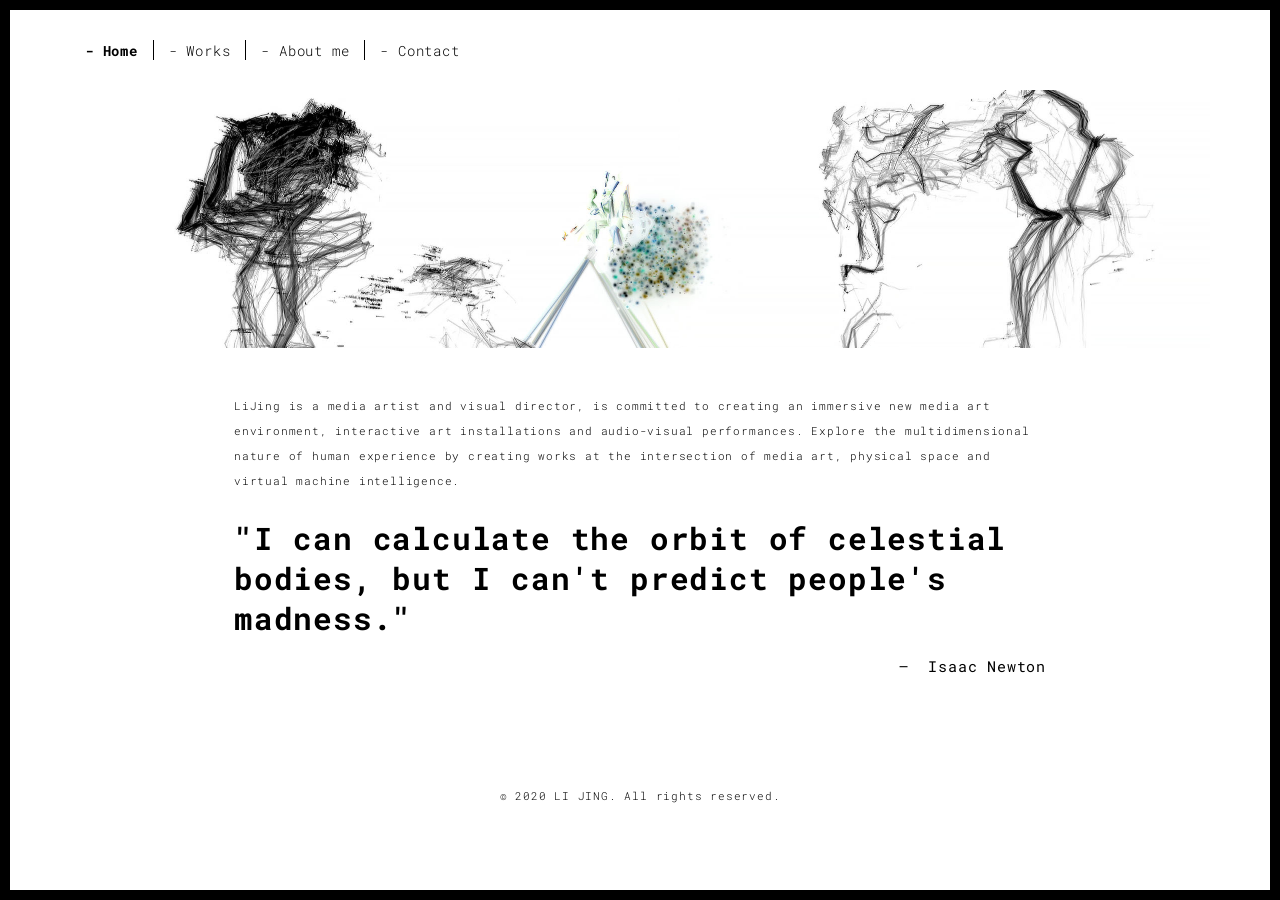
<file: index.html>
<!DOCTYPE html>
<html lang="en">

<head>
  <meta charset="UTF-8">
  <meta content="IE=edge" http-equiv="X-UA-Compatible">
  <meta content="width=device-width,initial-scale=1" name="viewport">
  <meta content="description" name="description">
  <meta name="google" content="notranslate" />
  <meta content="Mashup templates have been developped by Orson.io team" name="author">

  <!-- Disable tap highlight on IE -->
  <meta name="msapplication-tap-highlight" content="no">
  
  <link rel="apple-touch-icon" sizes="180x180" href="./assets/apple-icon-180x180.png">
  <link href="./assets/favicon.ico" rel="icon">

  <title>LI JING</title>  

<link href="./main.3f6952e4.css" rel="stylesheet"></head>

<body class="">
<div id="site-border-left"></div>
<div id="site-border-right"></div>
<div id="site-border-top"></div>
<div id="site-border-bottom"></div>
<!-- Add your content of header -->
<header>
  <nav class="navbar  navbar-fixed-top navbar-default">
    <div class="container">
        <button type="button" class="navbar-toggle collapsed" data-toggle="collapse" data-target="#navbar-collapse" aria-expanded="false">
          <span class="sr-only">Toggle navigation</span>
          <span class="icon-bar"></span>
          <span class="icon-bar"></span>
          <span class="icon-bar"></span>
        </button>

      <div class="collapse navbar-collapse" id="navbar-collapse">
        <ul class="nav navbar-nav ">
          <li><a href="./index.html" title="">- Home</a></li>
          <li><a href="./works.html" title="">- Works</a></li>
          <li><a href="./about.html" title="">- About me</a></li>
          <li><a href="./contact.html" title="">- Contact</a></li>
        </ul>





      </div> 
    </div>
  </nav>
</header>
<div class="section-container">
  <div class="container">
    <div class="row">
      <div class="col-xs-12">
        <img src="./assets/images/image FX no rss-4-2278.jpg" class="img-responsive" alt="">
        <div class="card-container">
          <div class="text-center">
            <h1 class="h2">   </h1>
          </div>
          <p>LiJing is a media artist and visual director, is committed to creating an immersive new media art environment, interactive art installations and audio-visual performances. Explore the multidimensional nature of human experience by creating works at the intersection of media art, physical space and virtual machine intelligence.</p>

          <blockquote>
            <p>"I can calculate the orbit of celestial bodies, but I can't predict people's madness."</p>
            <small class="pull-right">Isaac Newton</small>
          </blockquote>
        </div>
      </div>

      
      



    </div>
  </div>
</div>


<footer class="footer-container text-center">
  <div class="container">
    <div class="row">
      <div class="col-xs-12">
        <p>© 2020 LI JING. All rights reserved. </p>
      </div>
    </div>
  </div>
</footer>

<script>
  document.addEventListener("DOMContentLoaded", function (event) {
     navActivePage();
  });
</script>

<!-- Google Analytics: change UA-XXXXX-X to be your site's ID 

<script>
  (function (i, s, o, g, r, a, m) {
    i['GoogleAnalyticsObject'] = r; i[r] = i[r] || function () {
      (i[r].q = i[r].q || []).push(arguments)
    }, i[r].l = 1 * new Date(); a = s.createElement(o),
      m = s.getElementsByTagName(o)[0]; a.async = 1; a.src = g; m.parentNode.insertBefore(a, m)
  })(window, document, 'script', '//www.google-analytics.com/analytics.js', 'ga');
  ga('create', 'UA-XXXXX-X', 'auto');
  ga('send', 'pageview');
</script>

--> <script type="text/javascript" src="./main.70a66962.js"></script></body>

</html>
</file>
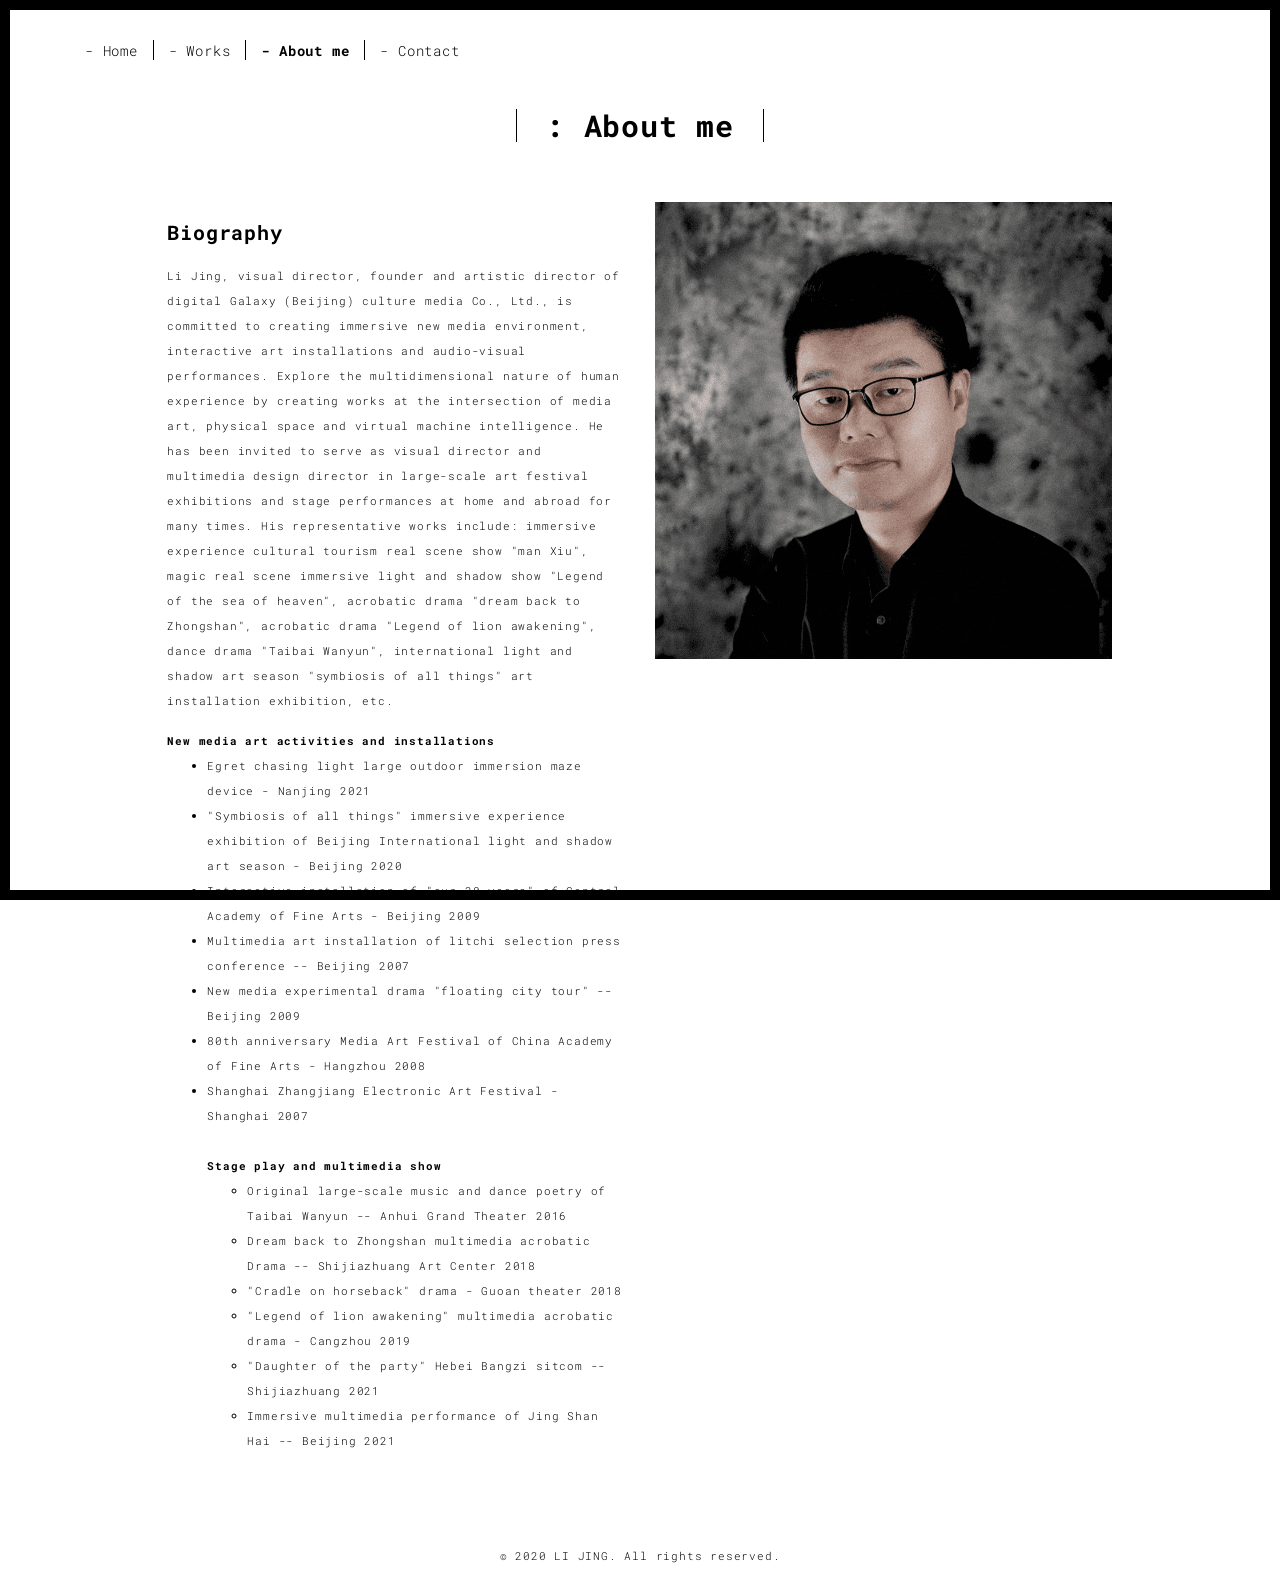
<file: about.html>
<!DOCTYPE html>
<html lang="en">

<head>
  <meta charset="UTF-8">
  <meta content="IE=edge" http-equiv="X-UA-Compatible">
  <meta content="width=device-width,initial-scale=1" name="viewport">
  <meta content="description" name="description">
  <meta name="google" content="notranslate" />
  <meta content="Mashup templates have been developped by Orson.io team" name="author">

  <!-- Disable tap highlight on IE -->
  <meta name="msapplication-tap-highlight" content="no">
  
  <link rel="apple-touch-icon" sizes="180x180" href="./assets/apple-icon-180x180.png">
  <link href="./assets/favicon.ico" rel="icon">

  <title>LI JING</title>  

<link href="./main.3f6952e4.css" rel="stylesheet"></head>

<body class="">
<div id="site-border-left"></div>
<div id="site-border-right"></div>
<div id="site-border-top"></div>
<div id="site-border-bottom"></div>
<!-- Add your content of header -->
<header>
  <nav class="navbar  navbar-fixed-top navbar-default">
    <div class="container">
        <button type="button" class="navbar-toggle collapsed" data-toggle="collapse" data-target="#navbar-collapse" aria-expanded="false">
          <span class="sr-only">Toggle navigation</span>
          <span class="icon-bar"></span>
          <span class="icon-bar"></span>
          <span class="icon-bar"></span>
        </button>

      <div class="collapse navbar-collapse" id="navbar-collapse">
        <ul class="nav navbar-nav ">
          <li><a href="./index.html" title="">- Home</a></li>
          <li><a href="./works.html" title="">- Works</a></li>
          <li><a href="./about.html" title="">- About me</a></li>
          <li><a href="./contact.html" title="">- Contact</a></li>
        </ul>





      </div> 
    </div>
  </nav>
</header>
<div class="section-container">
    <div class="container">
      <div class="row">
        <div class="col-xs-12">
          <div class="section-container-spacer text-center">
            <h1 class="h2"> : About me</h1>
          </div>
          
          <div class="row">
            <div class="col-md-10 col-md-offset-1">
              <div class="row">
                <div class="col-xs-12 col-md-6">
                  <h3>Biography</h3>
                  <p>Li Jing, visual director, founder and artistic director of digital Galaxy (Beijing) culture media Co., Ltd., is committed to creating immersive new media environment, interactive art installations and audio-visual performances. Explore the multidimensional nature of human experience by creating works at the intersection of media art, physical space and virtual machine intelligence. He has been invited to serve as visual director and multimedia design director in large-scale art festival exhibitions and stage performances at home and abroad for many times. His representative works include: immersive experience cultural tourism real scene show "man Xiu", magic real scene immersive light and shadow show "Legend of the sea of heaven", acrobatic drama "dream back to Zhongshan", acrobatic drama "Legend of lion awakening", dance drama "Taibai Wanyun", international light and shadow art season "symbiosis of all things" art installation exhibition, etc.</p>

                  
                  
                  
                  
                  
                  
                  
                  
                  
                  
  <!--                
<strong>Selected Group Exhibitions</strong><br>
<ul>
<li>Living Matter, "lttrans" & "lttrans_ctx", New Tretyakov Gallery, Moscow, 2021</li>
<li>attraper le JE / champs de JEU, "unfold.alt", National Taiwan Museum of Fine Arts, Taichung, 2020</li>
<li>Welcome! You Are Connected!, "ground", Suwon Ipark Museum of Art, Suwon, 2019</li>
<li>Yebisu International Festival for Art and Alternative Visions, "ad/ab Atom", Tokyo Photographic Art Museum, Tokyo, 2019</li>
<li>Coder le monde, "unfold.alt", Centre Pompidou, Paris, 2018</li>
<li>The Dream of Forms, "mol", Palais de Tokyo, Paris, 2017</li>
<li>ACC_R, "node 5:5", ACT/ACC (Asia Culture Center), Gwangju, 2016</li>
<li>Adelaide Festival, "34&ordm;55&rsquo;11"S 138&ordm;35&rsquo;53"E", Adelaide Festival Center, Adelaide, 2015</li>
<li>BIAN, "rheo: 5 horizons", Museum of Contemporary Art, Montreal, 2014</li>
<li>Digitalife, "ground", Museum of Contemporary Arts of Rome Testaccio, Roma, 2013</li>
<li>Elastic Reality, "mol", LABoral Centro de Arte y Creaci&oacute;n Industrial, Gijon, 2013</li>
<li>Bozar Electronic Arts Festival, "rheo: 5 horizons Projection ver.", BOZAR (Palais des Beaux-Arts), Brussels, 2012</li>
<li>Scopitone, "mol", e Lieu Unique, Nantes, 2012</li>
<li>Turbulences, "rheo: 5 horizons", Espace Culturel Louis Vuitton, Paris, 2012</li>
<li>Panorama, "mol", Le Fresnoy, Tourcoing, 2012</li>
<li>The 54th Venice Biennale - One of a thousand ways to defeat entropy, "Octfalls", Arsenale Novissimo, Venice, 2011</li>
<li>EXIT, "ground", Maison des Arts Cr&eacute;teil, Cr&eacute;teil, 2011</li>
<li>ARS Electronica, "rheo: 5 horizons", Tabakfabrik, Linz, 2010</li>
<li>Eye of the City, "scentless", Museum of Contemporary Art Taipei, Taipei, 2008</li>

-->









<strong>New media art activities and installations</strong><br>
<ul>
<li>Egret chasing light large outdoor immersion maze device - Nanjing 2021</li>
<li>"Symbiosis of all things" immersive experience exhibition of Beijing International light and shadow art season - Beijing 2020</li>
<li>Interactive installation of "our 30 years" of Central Academy of Fine Arts - Beijing 2009</li>
<li>Multimedia art installation of litchi selection press conference -- Beijing 2007</li>
<li>New media experimental drama "floating city tour" -- Beijing 2009</li>
<li>80th anniversary Media Art Festival of China Academy of Fine Arts - Hangzhou 2008</li>
<li>Shanghai Zhangjiang Electronic Art Festival - Shanghai 2007</li>

<br>
<strong>Stage play and multimedia show</strong><br>
<ul>
<li>Original large-scale music and dance poetry of Taibai Wanyun -- Anhui Grand Theater 2016</li>
<li>Dream back to Zhongshan multimedia acrobatic Drama -- Shijiazhuang Art Center 2018</li>
<li>"Cradle on horseback" drama - Guoan theater 2018</li>
<li>"Legend of lion awakening" multimedia acrobatic drama - Cangzhou 2019</li>
<li>"Daughter of the party" Hebei Bangzi sitcom -- Shijiazhuang 2021</li>
<li>Immersive multimedia performance of Jing Shan Hai -- Beijing 2021</li>











                </div>
                <div class="col-xs-12 col-md-6">
                  <img src="./assets/images/profil.gif" class="img-responsive" alt="">
                </div>
              </div>
            </div>
          </div>
          
          
       </div>
      </div>
    </div>
  </div>


<footer class="footer-container text-center">
  <div class="container">
    <div class="row">
      <div class="col-xs-12">
        <p>© 2020 LI JING. All rights reserved. </p>
      </div>
    </div>
  </div>
</footer>

<script>
  document.addEventListener("DOMContentLoaded", function (event) {
     navActivePage();
  });
</script>

<!-- Google Analytics: change UA-XXXXX-X to be your site's ID 

<script>
  (function (i, s, o, g, r, a, m) {
    i['GoogleAnalyticsObject'] = r; i[r] = i[r] || function () {
      (i[r].q = i[r].q || []).push(arguments)
    }, i[r].l = 1 * new Date(); a = s.createElement(o),
      m = s.getElementsByTagName(o)[0]; a.async = 1; a.src = g; m.parentNode.insertBefore(a, m)
  })(window, document, 'script', '//www.google-analytics.com/analytics.js', 'ga');
  ga('create', 'UA-XXXXX-X', 'auto');
  ga('send', 'pageview');
</script>

--> <script type="text/javascript" src="./main.70a66962.js"></script></body>

</html>
</file>
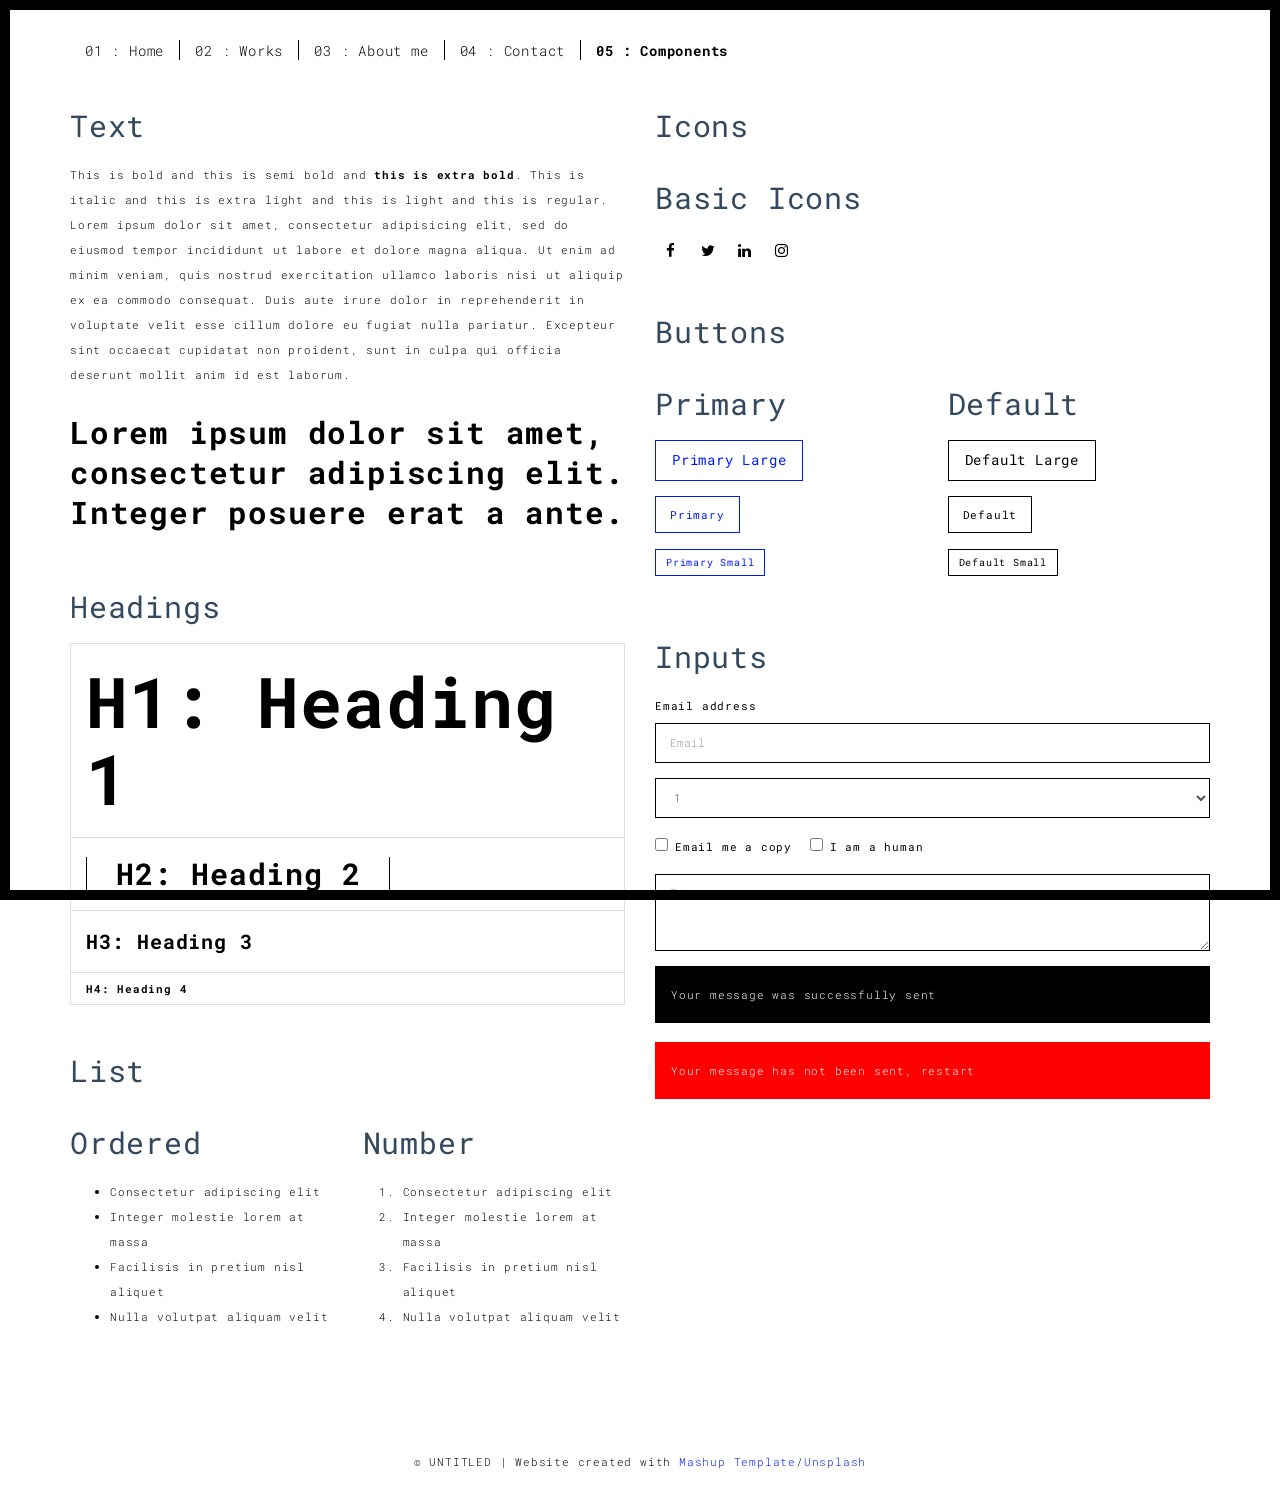
<file: components.html>
<!DOCTYPE html>
<html lang="en">

<head>
  <meta charset="UTF-8">
  <meta content="IE=edge" http-equiv="X-UA-Compatible">
  <meta content="width=device-width,initial-scale=1" name="viewport">
  <meta content="description" name="description">
  <meta name="google" content="notranslate" />
  <meta content="Mashup templates have been developped by Orson.io team" name="author">

  <!-- Disable tap highlight on IE -->
  <meta name="msapplication-tap-highlight" content="no">
  
  <link rel="apple-touch-icon" sizes="180x180" href="./assets/apple-icon-180x180.png">
  <link href="./assets/favicon.ico" rel="icon">

  <title>LI JING</title>  

<link href="./main.3f6952e4.css" rel="stylesheet"></head>

<body class="">
<div id="site-border-left"></div>
<div id="site-border-right"></div>
<div id="site-border-top"></div>
<div id="site-border-bottom"></div>
 <!-- Add your content of header -->
<header>
  <nav class="navbar  navbar-fixed-top navbar-default">
    <div class="container">
        <button type="button" class="navbar-toggle collapsed" data-toggle="collapse" data-target="#navbar-collapse" aria-expanded="false">
          <span class="sr-only">Toggle navigation</span>
          <span class="icon-bar"></span>
          <span class="icon-bar"></span>
          <span class="icon-bar"></span>
        </button>

      <div class="collapse navbar-collapse" id="navbar-collapse">
        <ul class="nav navbar-nav ">
          <li><a href="./index.html" title="">01 : Home</a></li>
          <li><a href="./works.html" title="">02 : Works</a></li>
          <li><a href="./about.html" title="">03 : About me</a></li>
          <li><a href="./contact.html" title="">04 : Contact</a></li>
          <li><a href="./components.html" title="">05 : Components</a></li>
        </ul>


      </div> 
    </div>
  </nav>
</header>

<div class="section-container">
  
<!-- Add your site or app content here -->
  <div class="container">
    <div class="row">
      <div class="col-xs-12 col-md-6">

        <div class="template-example">
          <h2 class="template-title-example">Text</h2>
          <p>This is bold and this is semi bold and <b>this is extra bold</b>. This is italic and this is extra light and this is light
          and this is regular. Lorem ipsum dolor sit amet, consectetur adipisicing elit, sed do eiusmod
          tempor incididunt ut labore et dolore magna aliqua. Ut enim ad minim veniam,
          quis nostrud exercitation ullamco laboris nisi ut aliquip ex ea commodo
          consequat. Duis aute irure dolor in reprehenderit in voluptate velit esse
          cillum dolore eu fugiat nulla pariatur. Excepteur sint occaecat cupidatat non
          proident, sunt in culpa qui officia deserunt mollit anim id est laborum.

          <blockquote>
            <p>Lorem ipsum dolor sit amet, consectetur adipiscing elit. Integer posuere erat a ante.</p>
          </blockquote>
          
          </p>
        </div>

        <div class="template-example">
          <h2 class="template-title-example">Headings</h2>
          
          <table class="table table-bordered">
            <tr><td><h1>H1: Heading 1</h1></td></tr>
            <tr><td><h2>H2: Heading 2</h2></td></tr>
            <tr><td><h3>H3: Heading 3</h3></td></tr>
            <tr><td><h4>H4: Heading 4</h4></td></tr>
          </table>
          
        </div>

        
        <div class="template-example">
          <h2 class="template-title-example">List</h2>
          <div class="row">
            <div class="col-md-6">
              <h3 class="template-title-example">Ordered</h3>
              <ul>
                <li>Consectetur adipiscing elit</li>
                <li>Integer molestie lorem at massa</li>
                <li>Facilisis in pretium nisl aliquet</li>
                <li>Nulla volutpat aliquam velit</li>
              </ul>
            </div>
            <div class="col-md-6">
              <h3 class="template-title-example">Number</h3>
              <ol>
                <li>Consectetur adipiscing elit</li>
                <li>Integer molestie lorem at massa</li>
                <li>Facilisis in pretium nisl aliquet</li>
                <li>Nulla volutpat aliquam velit</li>
              </ol>
            </div>
          </div>
        </div>
        
      </div>

      <div class="col-xs-12 col-md-6">
        <div class="template-example">
          <h2 class="template-title-example">Icons</h2>
          
          <div class="row">
            
            <div class="col-md-6">
               <h3 class="template-title-example">Basic Icons</h2>
                <ul class="list-icons">
                  <li>
                    <span class="fa-icon">
                      <i class="fa fa-facebook"></i>
                    </span>
                  </li>
                  <li>
                    <span class="fa-icon">
                      <i class="fa fa-twitter"></i>
                    </span>
                  </li>
                  <li>
                    <span class="fa-icon">
                      <i class="fa fa-linkedin"></i>
                    </span>
                  </li>
                  <li>
                    <span class="fa-icon">
                      <i class="fa fa-instagram"></i>
                    </span>
                  </li>
                </ul>
            </div>

          </div>


          


        </div>

        <div class="template-example">
          <h2 class="template-title-example">Buttons</h2>
          <div class="row">
            <div class="col-md-6">
              <h3 class="template-title-example">Primary</h2>
              <div class="row">
                  <div class="col-md-6">
                  <p><a href="" class="btn btn-primary btn-lg">Primary Large</a></p>
                  <p><a href="" class="btn btn-primary">Primary </a></p>
                  <p><a href="" class="btn btn-primary btn-sm">Primary Small</a></p>
                </div>
              </div>

              
            </div>

            <div class="col-md-6">
              <h3 class="template-title-example">Default</h2>
              <div class="row">
                  <div class="col-md-6">
                  <p><a href="" class="btn btn-default btn-lg">Default Large</a></p>
                  <p><a href="" class="btn btn-default">Default </a></p>
                  <p><a href="" class="btn btn-default btn-sm">Default Small</a></p>
                </div>
              </div>

            </div>
          </div>
        </div>
        
        <div class="template-example">
          <h2 class="template-title-example">Inputs</h2>

            <div class="form-group">
              <label for="exampleInputEmail1">Email address</label>
              <input type="email" class="form-control" id="exampleInputEmail1" placeholder="Email">
            </div>

            <div class="form-group">
              <select class="form-control">
                <option>1</option>
                <option>2</option>
                <option>3</option>
                <option>4</option>
                <option>5</option>
              </select>
            </div>

            <div class="form-group">
              <label class="checkbox-inline">
                <input 
                type="checkbox" id="inlineCheckbox1" value="option1"> Email me a copy
              </label>
              <label class="checkbox-inline">
                <input type="checkbox" id="inlineCheckbox2" value="option2"> I am a human
              </label>
            </div>

            <div class="form-group">
              <textarea class="form-control" rows="3" placeholder="Enter your message"></textarea>
            </div>
            
            <div class="alert alert-success" role="alert">Your message was successfully sent</div>
            <div class="alert alert-danger" role="alert">Your message has not been sent, restart</div>
        </div>




      </div>
    </div>
  </div>
</div>

<footer class="footer-container text-center">
  <div class="container">
    <div class="row">
      <div class="col-xs-12">
        <p>© UNTITLED | Website created with <a href="http://www.mashup-template.com/" title="Create website with free html template">Mashup Template</a>/<a href="https://www.unsplash.com/" title="Beautiful Free Images">Unsplash</a></p>
      </div>
    </div>
  </div>
</footer>

<script>
  document.addEventListener("DOMContentLoaded", function (event) {
     navActivePage();
  });
</script>

<!-- Google Analytics: change UA-XXXXX-X to be your site's ID 

<script>
  (function (i, s, o, g, r, a, m) {
    i['GoogleAnalyticsObject'] = r; i[r] = i[r] || function () {
      (i[r].q = i[r].q || []).push(arguments)
    }, i[r].l = 1 * new Date(); a = s.createElement(o),
      m = s.getElementsByTagName(o)[0]; a.async = 1; a.src = g; m.parentNode.insertBefore(a, m)
  })(window, document, 'script', '//www.google-analytics.com/analytics.js', 'ga');
  ga('create', 'UA-XXXXX-X', 'auto');
  ga('send', 'pageview');
</script>

--> <script type="text/javascript" src="./main.70a66962.js"></script></body>

</html>
</file>
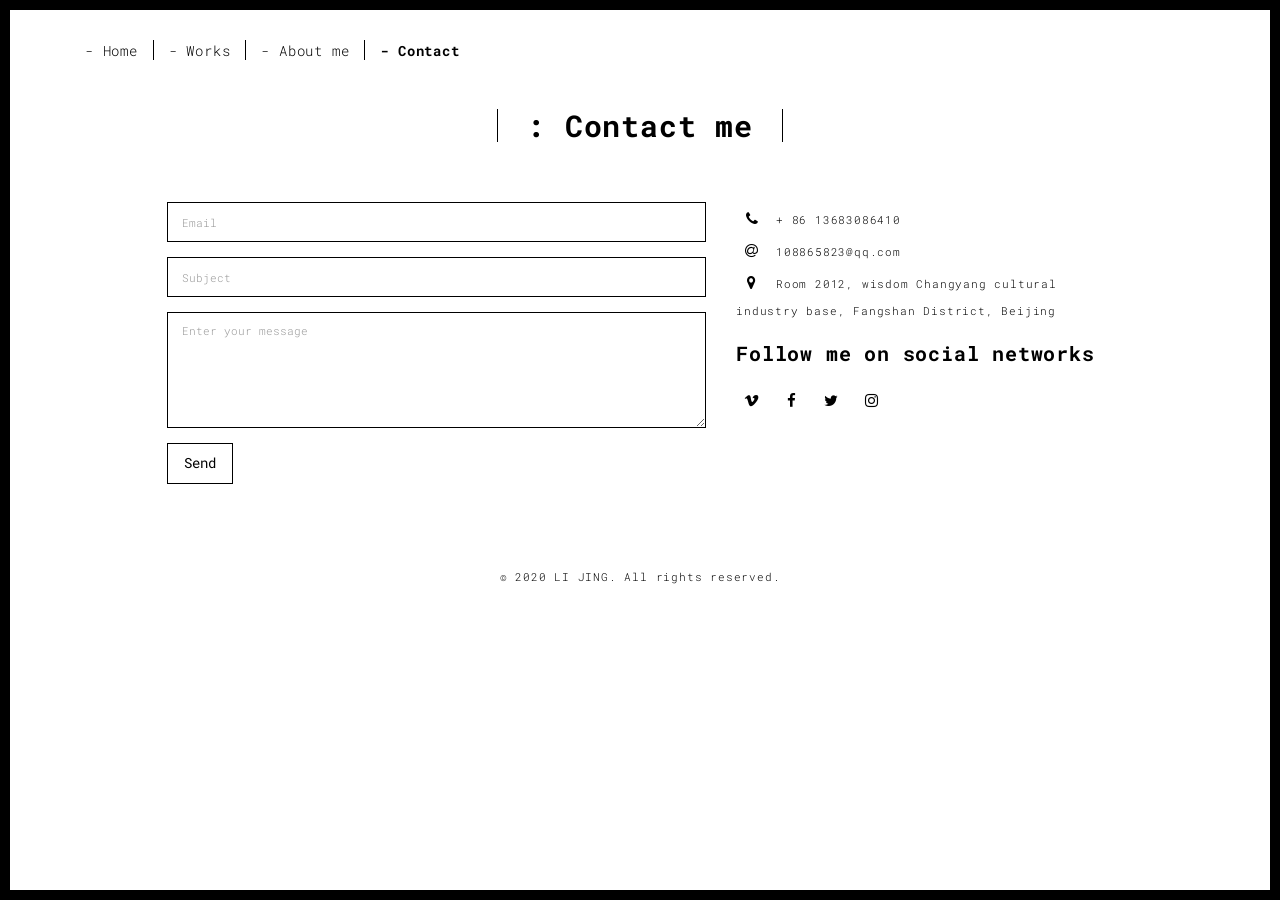
<file: contact.html>
<!DOCTYPE html>
<html lang="en">

<head>
  <meta charset="UTF-8">
  <meta content="IE=edge" http-equiv="X-UA-Compatible">
  <meta content="width=device-width,initial-scale=1" name="viewport">
  <meta content="description" name="description">
  <meta name="google" content="notranslate" />
  <meta content="Mashup templates have been developped by Orson.io team" name="author">

  <!-- Disable tap highlight on IE -->
  <meta name="msapplication-tap-highlight" content="no">
  
  <link rel="apple-touch-icon" sizes="180x180" href="./assets/apple-icon-180x180.png">
  <link href="./assets/favicon.ico" rel="icon">

  <title>LI JING</title>  

<link href="./main.3f6952e4.css" rel="stylesheet"></head>

<body class="">
<div id="site-border-left"></div>
<div id="site-border-right"></div>
<div id="site-border-top"></div>
<div id="site-border-bottom"></div>
<!-- Add your content of header -->
<header>
  <nav class="navbar  navbar-fixed-top navbar-default">
    <div class="container">
        <button type="button" class="navbar-toggle collapsed" data-toggle="collapse" data-target="#navbar-collapse" aria-expanded="false">
          <span class="sr-only">Toggle navigation</span>
          <span class="icon-bar"></span>
          <span class="icon-bar"></span>
          <span class="icon-bar"></span>
        </button>

      <div class="collapse navbar-collapse" id="navbar-collapse">
        <ul class="nav navbar-nav ">
          <li><a href="./index.html" title="">- Home</a></li>
          <li><a href="./works.html" title="">- Works</a></li>
          <li><a href="./about.html" title="">- About me</a></li>
          <li><a href="./contact.html" title="">- Contact</a></li>
        </ul>





      </div> 
    </div>
  </nav>
</header>

<div class="section-container">
    <div class="container">
      <div class="row">
        <div class="col-xs-12">
          <div class="section-container-spacer text-center">
            <h1 class="h2"> : Contact me</h1>
          </div>
          
          <div class="row">
            <div class="col-md-10 col-md-offset-1">
               <form action="" class="reveal-content">
                  <div class="row">
                    <div class="col-md-7">
                      <div class="form-group">
                        <input type="email" class="form-control" id="email" placeholder="Email">
                      </div>
                      <div class="form-group">
                        <input type="text" class="form-control" id="subject" placeholder="Subject">
                      </div>
                      <div class="form-group">
                        <textarea class="form-control" rows="5" placeholder="Enter your message"></textarea>
                      </div>
                      <button type="submit" class="btn btn-default btn-lg">Send</button>
                    </div>
                    <div class="col-md-5 address-container">
                      <ul class="list-unstyled">
                        <li>
                          <span class="fa-icon">
                            <i class="fa fa-phone" aria-hidden="true"></i>
                          </span>
                          + 86 13683086410
                        </li>
                        <li>
                          <span class="fa-icon">
                            <i class="fa fa-at" aria-hidden="true"></i>
                          </span>
                          108865823@qq.com
                        </li>
                        <li>
                          <span class="fa-icon">
                            <i class="fa fa fa-map-marker" aria-hidden="true"></i>
                          </span>
                          Room 2012, wisdom Changyang cultural industry base, Fangshan District, Beijing
                        </li>
                      </ul>
                      <h3>Follow me on social networks</h3>
                      <a href="http://www.vimeo.com/lijing" title="" class="fa-icon">
                        <i class="fa fa-vimeo"></i>
                      </a>
   
                      <a href="http://www.facebook.com/lijing010" title="" class="fa-icon">
                        <i class="fa fa-facebook"></i>
                      </a>
                      <a href="http://www.twitter.com/lijing010" title="" class="fa-icon">
                        <i class="fa fa-twitter"></i>
                      </a>
                      <a href="https://www.instagram.com/lijing010" title="" class="fa-icon">
                        <i class="fa fa-instagram"></i>
                      </a>

                    </div>
                  </div>
                </form>
            </div>

          </div>
         
       </div>
      </div>
    </div>
  </div>


<footer class="footer-container text-center">
  <div class="container">
    <div class="row">
      <div class="col-xs-12">
        <p>© 2020 LI JING. All rights reserved. </p>
      </div>
    </div>
  </div>
</footer>

<script>
  document.addEventListener("DOMContentLoaded", function (event) {
     navActivePage();
  });
</script>

<!-- Google Analytics: change UA-XXXXX-X to be your site's ID 

<script>
  (function (i, s, o, g, r, a, m) {
    i['GoogleAnalyticsObject'] = r; i[r] = i[r] || function () {
      (i[r].q = i[r].q || []).push(arguments)
    }, i[r].l = 1 * new Date(); a = s.createElement(o),
      m = s.getElementsByTagName(o)[0]; a.async = 1; a.src = g; m.parentNode.insertBefore(a, m)
  })(window, document, 'script', '//www.google-analytics.com/analytics.js', 'ga');
  ga('create', 'UA-XXXXX-X', 'auto');
  ga('send', 'pageview');
</script>

--> <script type="text/javascript" src="./main.70a66962.js"></script></body>

</html>
</file>
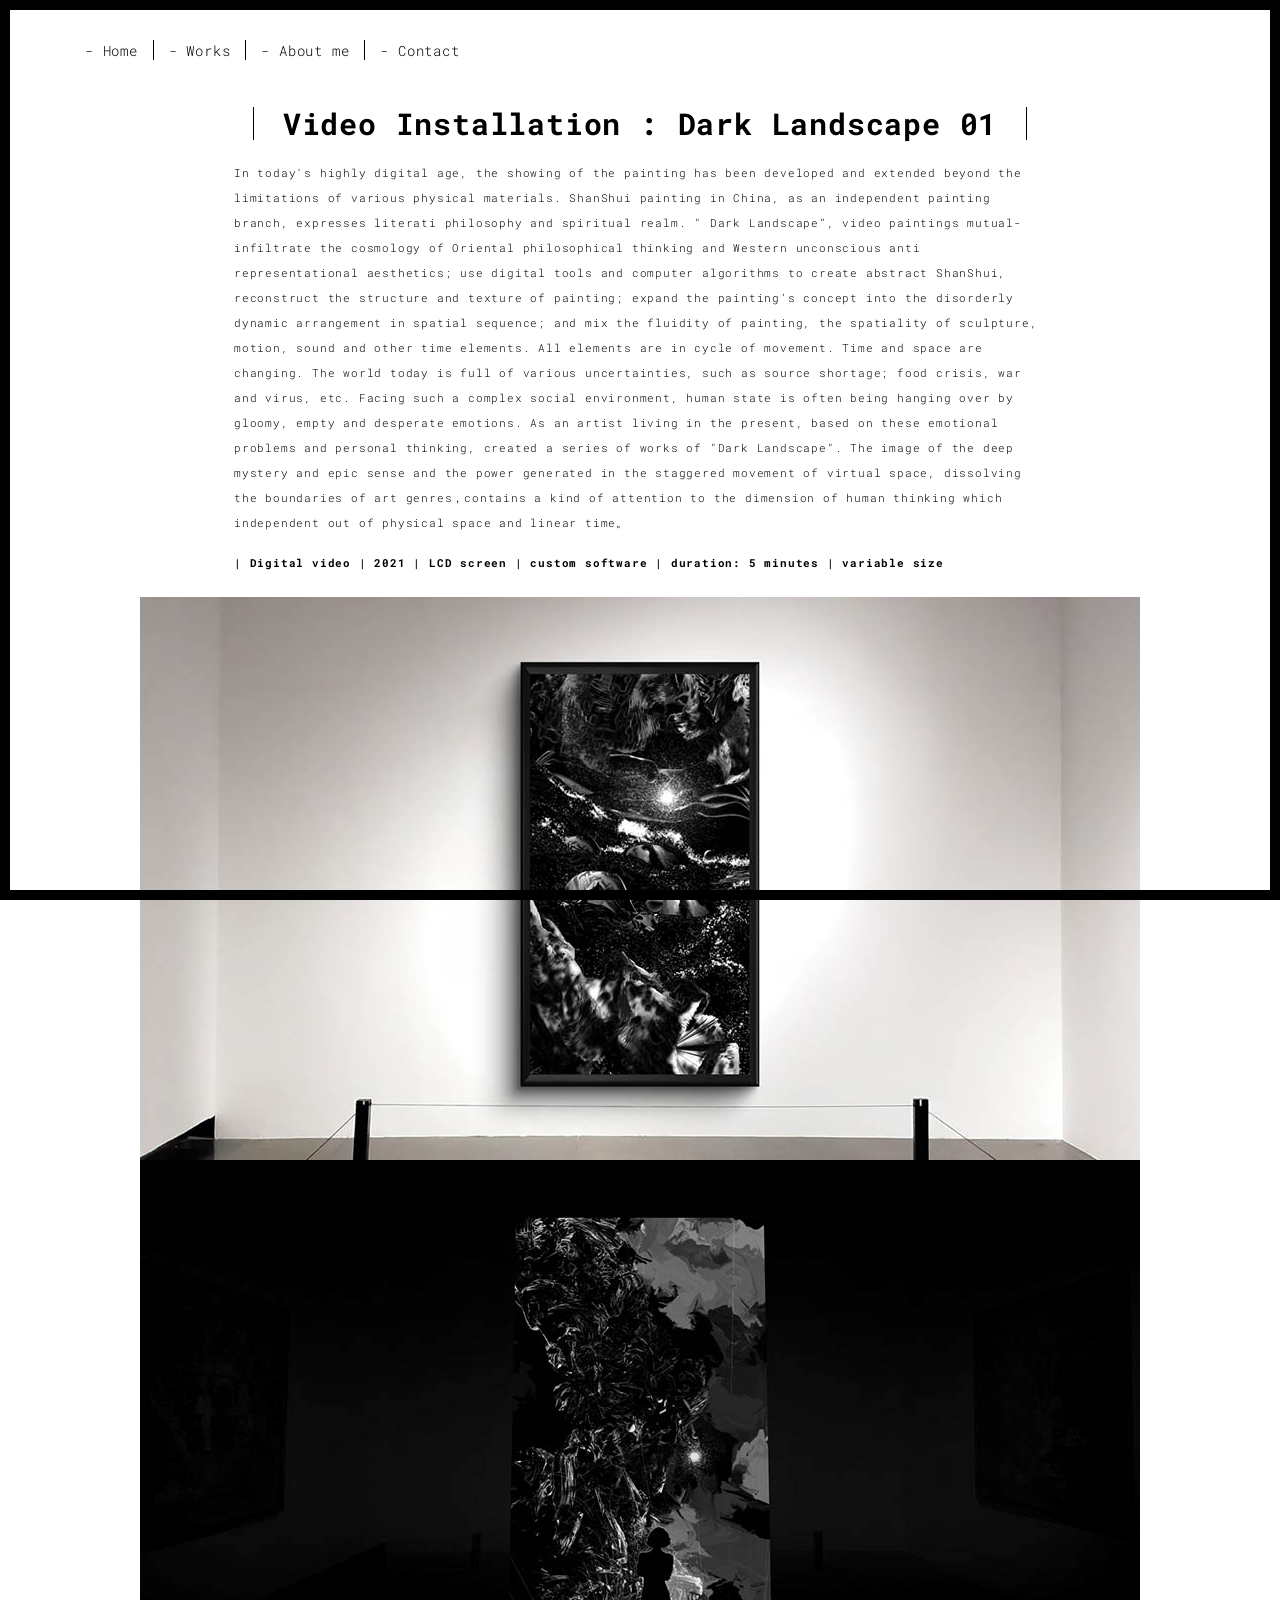
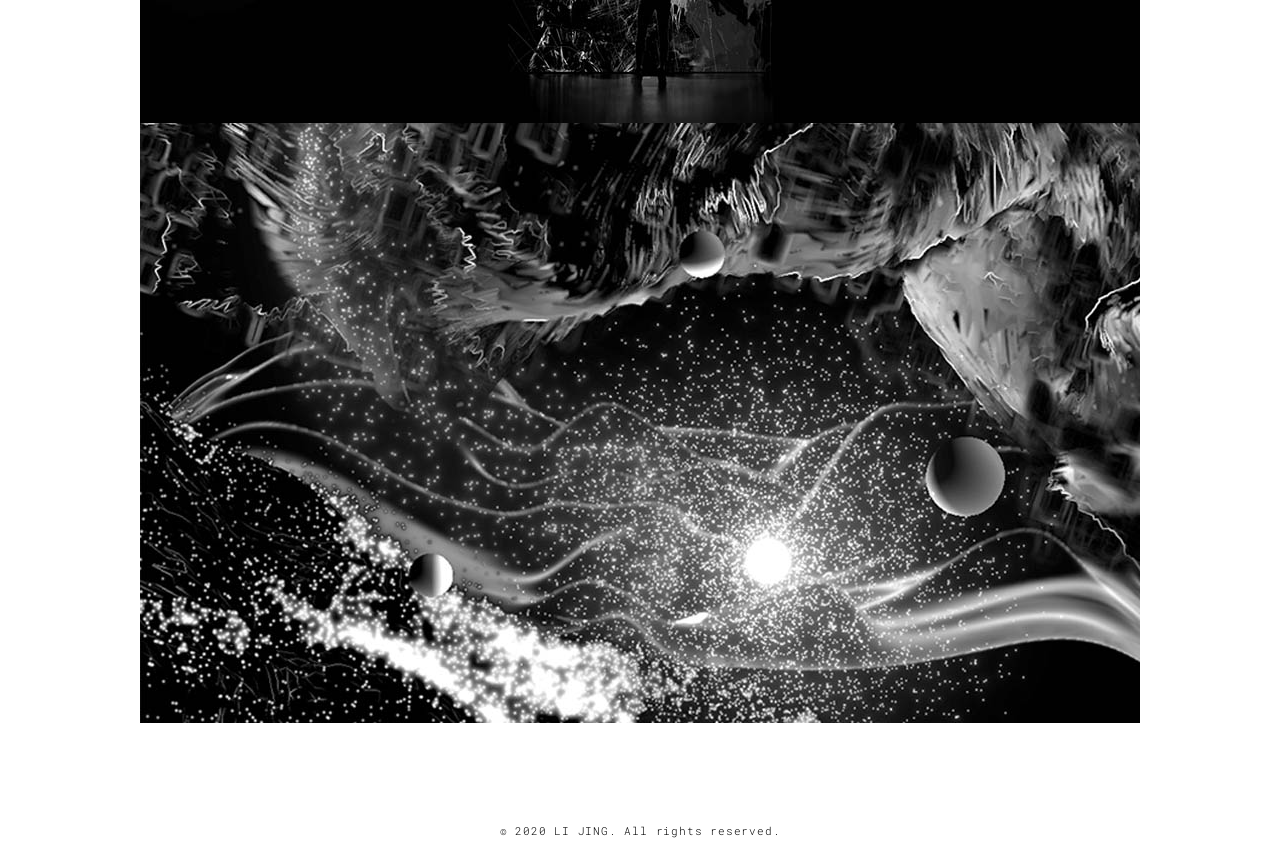
<file: work-dark landscape 01.html>
<!DOCTYPE html>
<html lang="en">

<head>
  <meta charset="UTF-8">
  <meta content="IE=edge" http-equiv="X-UA-Compatible">
  <meta content="width=device-width,initial-scale=1" name="viewport">
  <meta content="description" name="description">
  <meta name="google" content="notranslate" />
  <meta content="Mashup templates have been developped by Orson.io team" name="author">

  <!-- Disable tap highlight on IE -->
  <meta name="msapplication-tap-highlight" content="no">
  
  <link rel="apple-touch-icon" sizes="180x180" href="./assets/apple-icon-180x180.png">
  <link href="./assets/favicon.ico" rel="icon">

  <title>LI JING</title>  

<link href="./main.3f6952e4.css" rel="stylesheet"></head>

<body class="">
<div id="site-border-left"></div>
<div id="site-border-right"></div>
<div id="site-border-top"></div>
<div id="site-border-bottom"></div>
<!-- Add your content of header -->
<header>
  <nav class="navbar  navbar-fixed-top navbar-default">
    <div class="container">
        <button type="button" class="navbar-toggle collapsed" data-toggle="collapse" data-target="#navbar-collapse" aria-expanded="false">
          <span class="sr-only">Toggle navigation</span>
          <span class="icon-bar"></span>
          <span class="icon-bar"></span>
          <span class="icon-bar"></span>
        </button>

      <div class="collapse navbar-collapse" id="navbar-collapse">
        <ul class="nav navbar-nav ">
          <li><a href="./index.html" title="">- Home</a></li>
          <li><a href="./works.html" title="">- Works</a></li>
          <li><a href="./about.html" title="">- About me</a></li>
          <li><a href="./contact.html" title="">- Contact</a></li>
        </ul>





      </div> 
    </div>
  </nav>
</header>
<div class="section-container">
  <div class="container">
    <div class="row">
      <div class="col-xs-12">
        <div class="card-container">
          <div class="text-center">
            <h1 class="h2">Video Installation : Dark Landscape 01</h1>
          </div>
          <p>In today's highly digital age, the showing of the painting has been developed and extended beyond the limitations of various physical materials. ShanShui painting in China, as an independent painting branch, expresses literati philosophy and spiritual realm. " Dark Landscape”, video paintings mutual-infiltrate the cosmology of Oriental philosophical thinking and Western unconscious anti representational aesthetics; use digital tools and computer algorithms to create abstract ShanShui, reconstruct the structure and texture of painting; expand the painting’s concept into the disorderly dynamic arrangement in spatial sequence; and mix the fluidity of painting, the spatiality of sculpture, motion, sound and other time elements. All elements are in cycle of movement. Time and space are changing.
The world today is full of various uncertainties, such as source shortage; food crisis, war and virus, etc. Facing such a complex social environment, human state is often being hanging over by gloomy, empty and desperate emotions. As an artist living in the present, based on these emotional problems and personal thinking, created a series of works of "Dark Landscape". The image of the deep mystery and epic sense and the power generated in the staggered movement of virtual space, dissolving the boundaries of art genres，contains a kind of attention to the dimension of human thinking which independent out of physical space and linear time。</p>
<strong>| Digital video | 2021 | LCD screen | custom software | duration: 5 minutes | variable size</strong>

        </div>
      </div>

      
<!--
      <div class="col-md-8 col-md-offset-2 section-container-spacer">
        <div class="row">
          <div class="col-xs-12 col-md-6">
            <img src="./assets/images/work001-02.jpg" class="img-responsive" alt="">
            <p>Menphis skyline</p>
          </div>
          <div class="col-xs-12 col-md-6">
            <img src="./assets/images/work001-03.jpg" class="img-responsive" alt="">
            <p>Menphis skyline</p>
          </div>
        </div>
      </div>
-->
      <div class="col-xs-12" >
        
        <img src="./assets/images/Dark Landscape 01.jpg" class="img-responsive" alt="" style="margin: 0 auto;">
        <img src="./assets/images/Dark Landscape 01-2.jpg" class="img-responsive" alt="" style="margin: 0 auto;">
        <img src="./assets/images/Dark Landscape 01-3.jpg" class="img-responsive" alt="" style="margin: 0 auto;">
       
   
        
        <p> </p>
        
 <!--       
        <div style="padding:50% 0 0 0;position:relative;"><iframe src="https://player.vimeo.com/video/702307566?h=c12d9026fd&amp;badge=0&amp;autopause=0&amp;player_id=0&amp;app_id=58479" frameborder="0" allow="autoplay; fullscreen; picture-in-picture" allowfullscreen style="position:absolute;top:0;left:0;width:100%;height:100%; " title="Sea Painting"></iframe></div><script src="https://player.vimeo.com/api/player.js"></script>
-->  
        
      </div>

    </div>
  </div>
</div>


<footer class="footer-container text-center">
  <div class="container">
    <div class="row">
      <div class="col-xs-12">
        <p>© 2020 LI JING. All rights reserved. </p>
      </div>
    </div>
  </div>
</footer>

<script>
  document.addEventListener("DOMContentLoaded", function (event) {
     navActivePage();
  });
</script>

<!-- Google Analytics: change UA-XXXXX-X to be your site's ID 

<script>
  (function (i, s, o, g, r, a, m) {
    i['GoogleAnalyticsObject'] = r; i[r] = i[r] || function () {
      (i[r].q = i[r].q || []).push(arguments)
    }, i[r].l = 1 * new Date(); a = s.createElement(o),
      m = s.getElementsByTagName(o)[0]; a.async = 1; a.src = g; m.parentNode.insertBefore(a, m)
  })(window, document, 'script', '//www.google-analytics.com/analytics.js', 'ga');
  ga('create', 'UA-XXXXX-X', 'auto');
  ga('send', 'pageview');
</script>

--> <script type="text/javascript" src="./main.70a66962.js"></script></body>

</html>
</file>
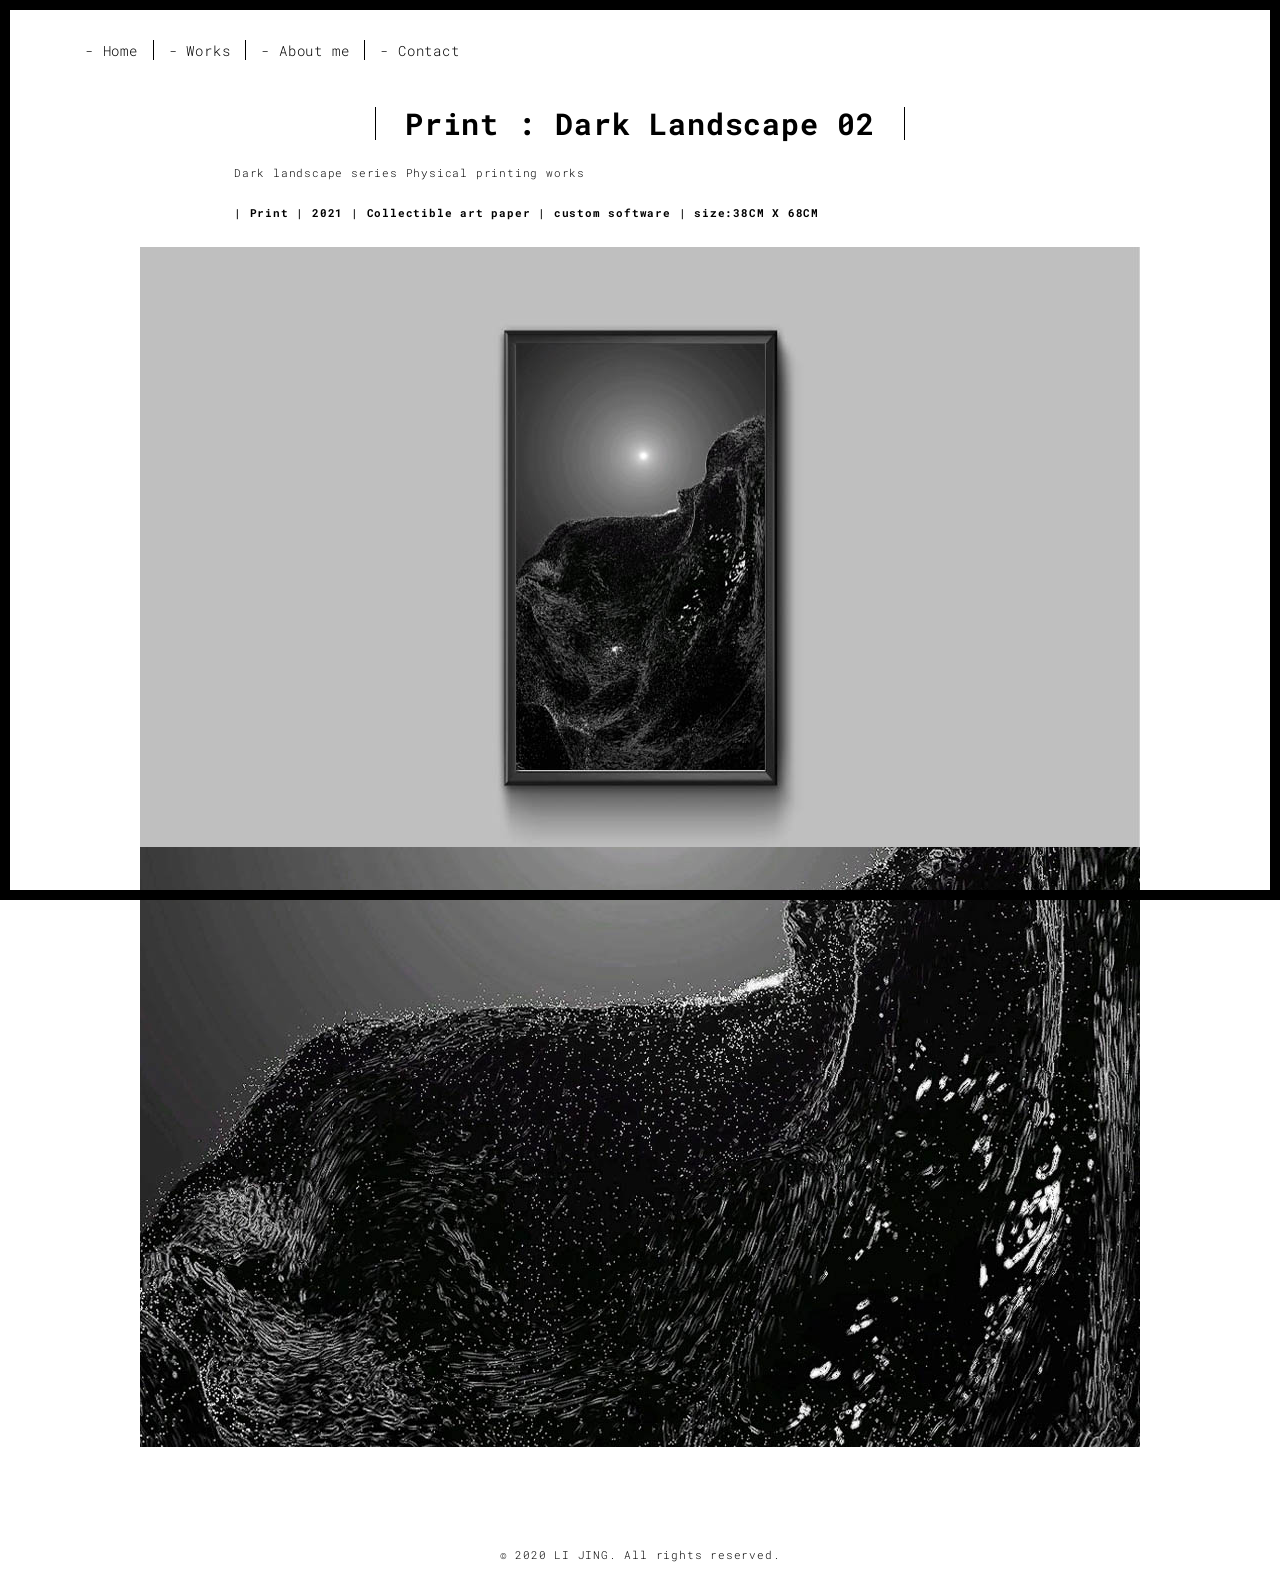
<file: work-dark landscape 02.html>
<!DOCTYPE html>
<html lang="en">

<head>
  <meta charset="UTF-8">
  <meta content="IE=edge" http-equiv="X-UA-Compatible">
  <meta content="width=device-width,initial-scale=1" name="viewport">
  <meta content="description" name="description">
  <meta name="google" content="notranslate" />
  <meta content="Mashup templates have been developped by Orson.io team" name="author">

  <!-- Disable tap highlight on IE -->
  <meta name="msapplication-tap-highlight" content="no">
  
  <link rel="apple-touch-icon" sizes="180x180" href="./assets/apple-icon-180x180.png">
  <link href="./assets/favicon.ico" rel="icon">

  <title>LI JING</title>  

<link href="./main.3f6952e4.css" rel="stylesheet"></head>

<body class="">
<div id="site-border-left"></div>
<div id="site-border-right"></div>
<div id="site-border-top"></div>
<div id="site-border-bottom"></div>
<!-- Add your content of header -->
<header>
  <nav class="navbar  navbar-fixed-top navbar-default">
    <div class="container">
        <button type="button" class="navbar-toggle collapsed" data-toggle="collapse" data-target="#navbar-collapse" aria-expanded="false">
          <span class="sr-only">Toggle navigation</span>
          <span class="icon-bar"></span>
          <span class="icon-bar"></span>
          <span class="icon-bar"></span>
        </button>

      <div class="collapse navbar-collapse" id="navbar-collapse">
        <ul class="nav navbar-nav ">
          <li><a href="./index.html" title="">- Home</a></li>
          <li><a href="./works.html" title="">- Works</a></li>
          <li><a href="./about.html" title="">- About me</a></li>
          <li><a href="./contact.html" title="">- Contact</a></li>
        </ul>





      </div> 
    </div>
  </nav>
</header>
<div class="section-container">
  <div class="container">
    <div class="row">
      <div class="col-xs-12">
        <div class="card-container">
          <div class="text-center">
            <h1 class="h2">Print : Dark Landscape 02</h1>
          </div>
          <p>Dark landscape series Physical printing works</p>
<strong>| Print | 2021 | Collectible art paper | custom software  | size:38CM X 68CM</strong>

        </div>
      </div>

      
<!--
      <div class="col-md-8 col-md-offset-2 section-container-spacer">
        <div class="row">
          <div class="col-xs-12 col-md-6">
            <img src="./assets/images/work001-02.jpg" class="img-responsive" alt="">
            <p>Menphis skyline</p>
          </div>
          <div class="col-xs-12 col-md-6">
            <img src="./assets/images/work001-03.jpg" class="img-responsive" alt="">
            <p>Menphis skyline</p>
          </div>
        </div>
      </div>
-->
      <div class="col-xs-12" >
        
        <img src="./assets/images/Dark Landscape 02-1.jpg" class="img-responsive" alt="" style="margin: 0 auto;">
        <img src="./assets/images/Dark Landscape 02-2.jpg" class="img-responsive" alt="" style="margin: 0 auto;">
        
   
        
        <p> </p>
        
 <!--       
        <div style="padding:50% 0 0 0;position:relative;"><iframe src="https://player.vimeo.com/video/702307566?h=c12d9026fd&amp;badge=0&amp;autopause=0&amp;player_id=0&amp;app_id=58479" frameborder="0" allow="autoplay; fullscreen; picture-in-picture" allowfullscreen style="position:absolute;top:0;left:0;width:100%;height:100%; " title="Sea Painting"></iframe></div><script src="https://player.vimeo.com/api/player.js"></script>
-->  
        
      </div>

    </div>
  </div>
</div>


<footer class="footer-container text-center">
  <div class="container">
    <div class="row">
      <div class="col-xs-12">
        <p>© 2020 LI JING. All rights reserved. </p>
      </div>
    </div>
  </div>
</footer>

<script>
  document.addEventListener("DOMContentLoaded", function (event) {
     navActivePage();
  });
</script>

<!-- Google Analytics: change UA-XXXXX-X to be your site's ID 

<script>
  (function (i, s, o, g, r, a, m) {
    i['GoogleAnalyticsObject'] = r; i[r] = i[r] || function () {
      (i[r].q = i[r].q || []).push(arguments)
    }, i[r].l = 1 * new Date(); a = s.createElement(o),
      m = s.getElementsByTagName(o)[0]; a.async = 1; a.src = g; m.parentNode.insertBefore(a, m)
  })(window, document, 'script', '//www.google-analytics.com/analytics.js', 'ga');
  ga('create', 'UA-XXXXX-X', 'auto');
  ga('send', 'pageview');
</script>

--> <script type="text/javascript" src="./main.70a66962.js"></script></body>

</html>
</file>
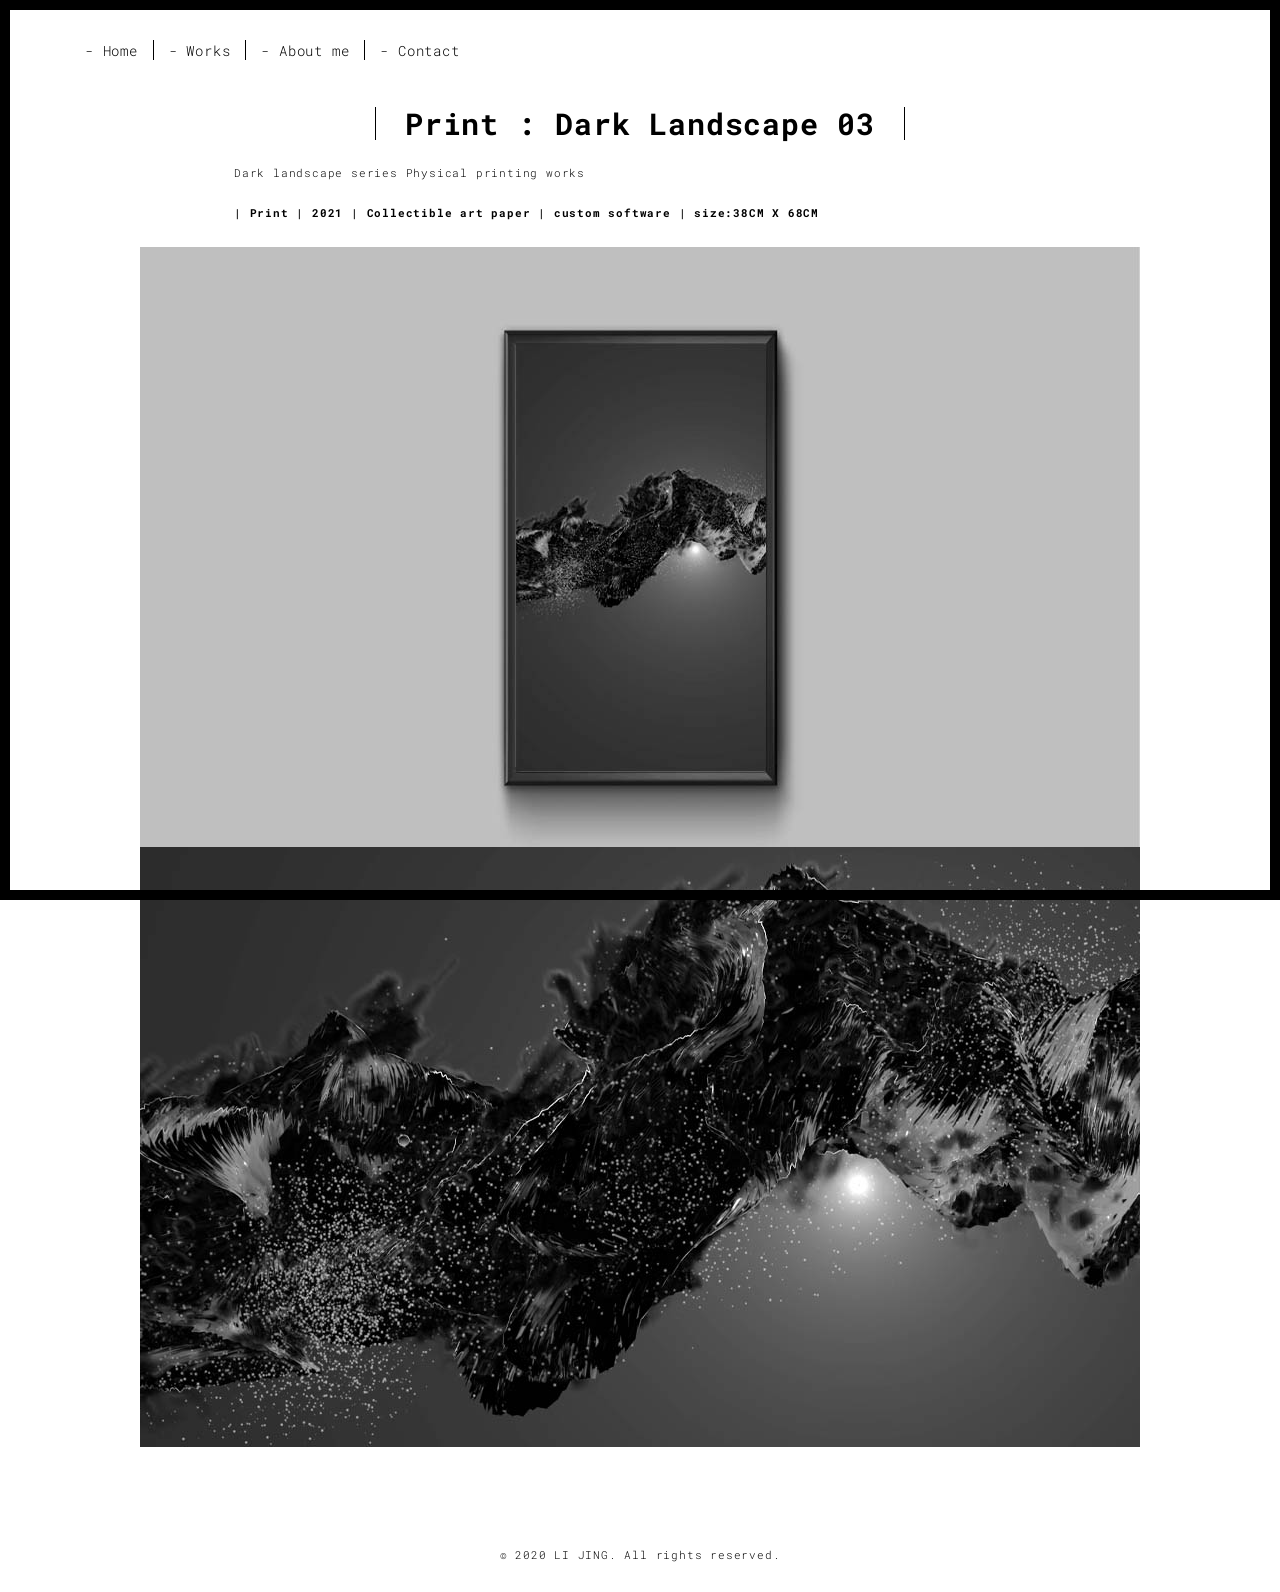
<file: work-dark landscape 03.html>
<!DOCTYPE html>
<html lang="en">

<head>
  <meta charset="UTF-8">
  <meta content="IE=edge" http-equiv="X-UA-Compatible">
  <meta content="width=device-width,initial-scale=1" name="viewport">
  <meta content="description" name="description">
  <meta name="google" content="notranslate" />
  <meta content="Mashup templates have been developped by Orson.io team" name="author">

  <!-- Disable tap highlight on IE -->
  <meta name="msapplication-tap-highlight" content="no">
  
  <link rel="apple-touch-icon" sizes="180x180" href="./assets/apple-icon-180x180.png">
  <link href="./assets/favicon.ico" rel="icon">

  <title>LI JING</title>  

<link href="./main.3f6952e4.css" rel="stylesheet"></head>

<body class="">
<div id="site-border-left"></div>
<div id="site-border-right"></div>
<div id="site-border-top"></div>
<div id="site-border-bottom"></div>
<!-- Add your content of header -->
<header>
  <nav class="navbar  navbar-fixed-top navbar-default">
    <div class="container">
        <button type="button" class="navbar-toggle collapsed" data-toggle="collapse" data-target="#navbar-collapse" aria-expanded="false">
          <span class="sr-only">Toggle navigation</span>
          <span class="icon-bar"></span>
          <span class="icon-bar"></span>
          <span class="icon-bar"></span>
        </button>

      <div class="collapse navbar-collapse" id="navbar-collapse">
        <ul class="nav navbar-nav ">
          <li><a href="./index.html" title="">- Home</a></li>
          <li><a href="./works.html" title="">- Works</a></li>
          <li><a href="./about.html" title="">- About me</a></li>
          <li><a href="./contact.html" title="">- Contact</a></li>
        </ul>





      </div> 
    </div>
  </nav>
</header>
<div class="section-container">
  <div class="container">
    <div class="row">
      <div class="col-xs-12">
        <div class="card-container">
          <div class="text-center">
            <h1 class="h2">Print : Dark Landscape 03</h1>
          </div>
          <p>Dark landscape series Physical printing works</p>
<strong>| Print | 2021 | Collectible art paper | custom software  | size:38CM X 68CM</strong>

        </div>
      </div>

      
<!--
      <div class="col-md-8 col-md-offset-2 section-container-spacer">
        <div class="row">
          <div class="col-xs-12 col-md-6">
            <img src="./assets/images/work001-02.jpg" class="img-responsive" alt="">
            <p>Menphis skyline</p>
          </div>
          <div class="col-xs-12 col-md-6">
            <img src="./assets/images/work001-03.jpg" class="img-responsive" alt="">
            <p>Menphis skyline</p>
          </div>
        </div>
      </div>
-->
      <div class="col-xs-12" >
        
        <img src="./assets/images/Dark Landscape 03-1.jpg" class="img-responsive" alt="" style="margin: 0 auto;">
        <img src="./assets/images/Dark Landscape 03-2.jpg" class="img-responsive" alt="" style="margin: 0 auto;">
        
   
        
        <p> </p>
        
 <!--       
        <div style="padding:50% 0 0 0;position:relative;"><iframe src="https://player.vimeo.com/video/702307566?h=c12d9026fd&amp;badge=0&amp;autopause=0&amp;player_id=0&amp;app_id=58479" frameborder="0" allow="autoplay; fullscreen; picture-in-picture" allowfullscreen style="position:absolute;top:0;left:0;width:100%;height:100%; " title="Sea Painting"></iframe></div><script src="https://player.vimeo.com/api/player.js"></script>
-->  
        
      </div>

    </div>
  </div>
</div>


<footer class="footer-container text-center">
  <div class="container">
    <div class="row">
      <div class="col-xs-12">
        <p>© 2020 LI JING. All rights reserved. </p>
      </div>
    </div>
  </div>
</footer>

<script>
  document.addEventListener("DOMContentLoaded", function (event) {
     navActivePage();
  });
</script>

<!-- Google Analytics: change UA-XXXXX-X to be your site's ID 

<script>
  (function (i, s, o, g, r, a, m) {
    i['GoogleAnalyticsObject'] = r; i[r] = i[r] || function () {
      (i[r].q = i[r].q || []).push(arguments)
    }, i[r].l = 1 * new Date(); a = s.createElement(o),
      m = s.getElementsByTagName(o)[0]; a.async = 1; a.src = g; m.parentNode.insertBefore(a, m)
  })(window, document, 'script', '//www.google-analytics.com/analytics.js', 'ga');
  ga('create', 'UA-XXXXX-X', 'auto');
  ga('send', 'pageview');
</script>

--> <script type="text/javascript" src="./main.70a66962.js"></script></body>

</html>
</file>
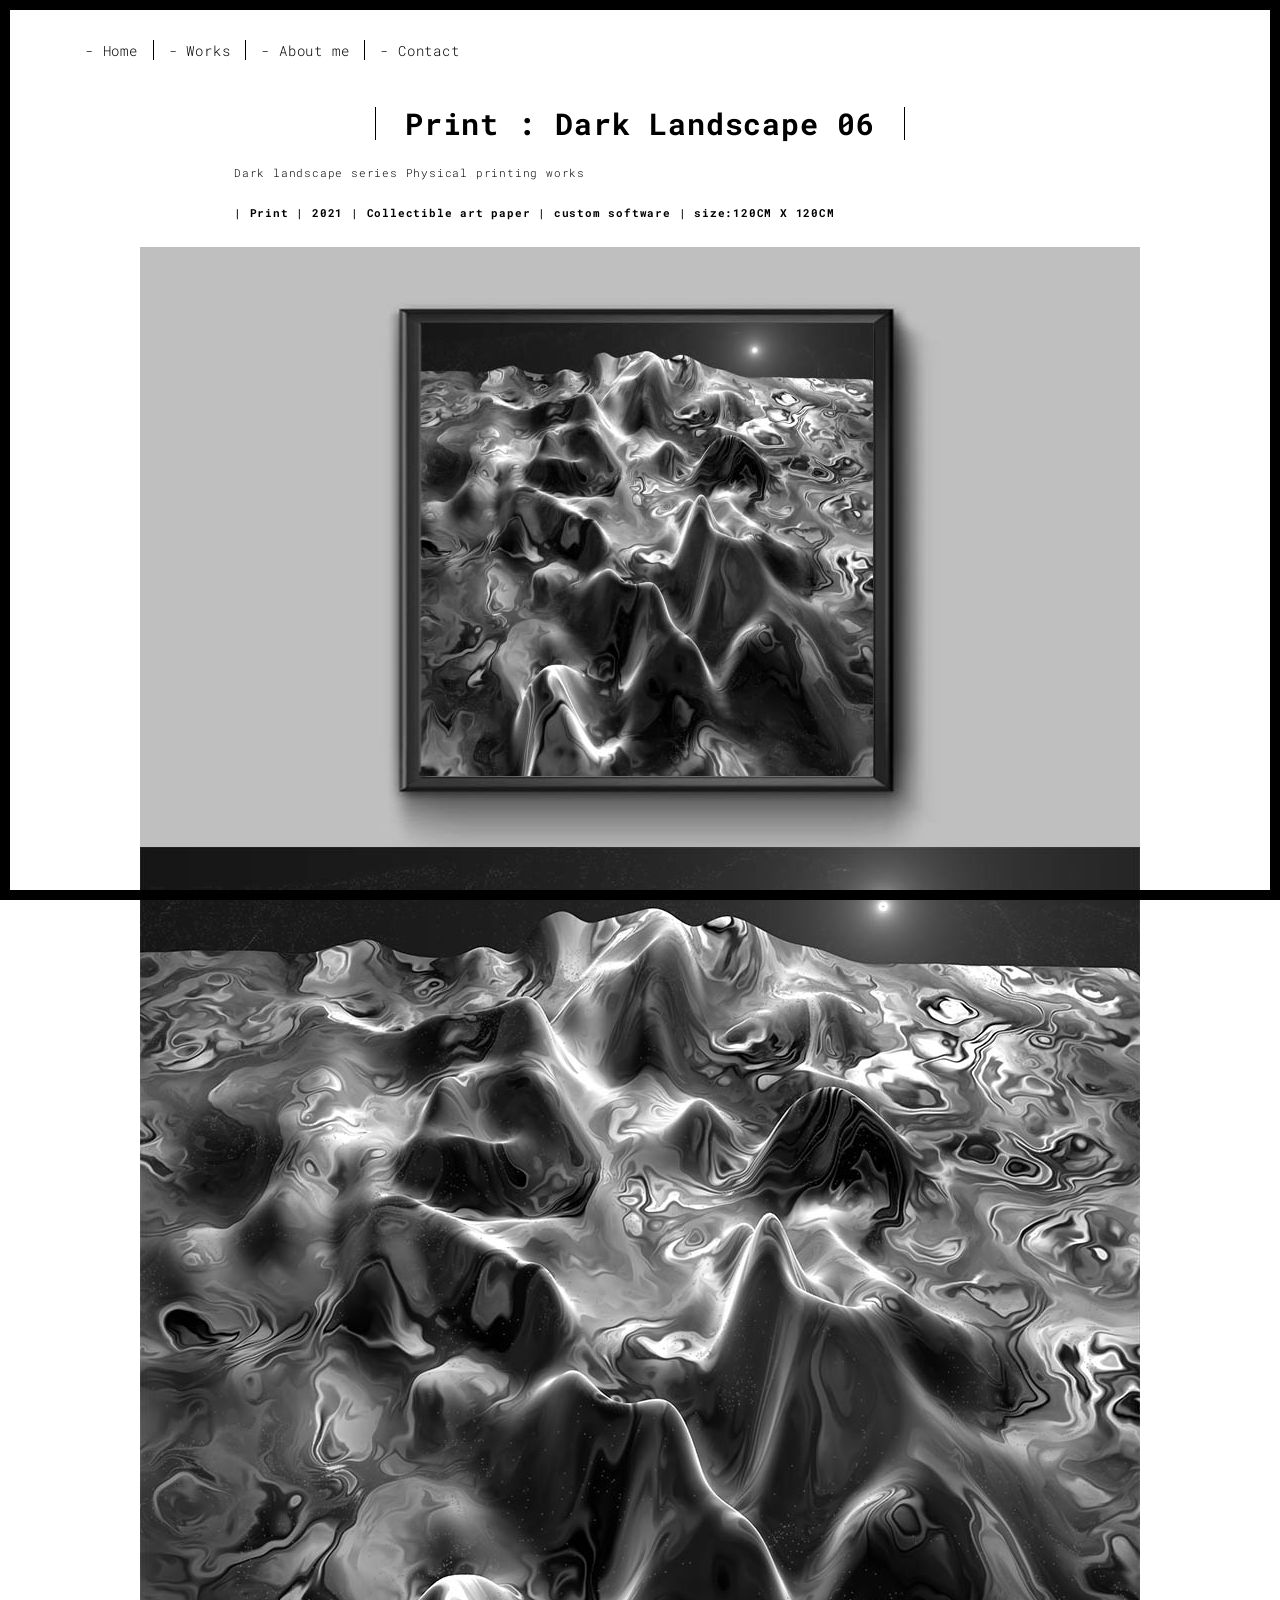
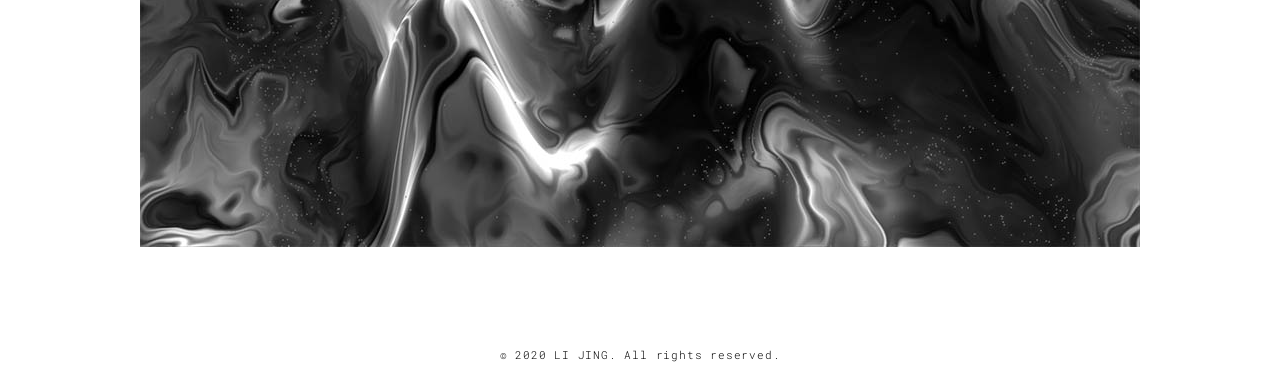
<file: work-dark landscape 06.html>
<!DOCTYPE html>
<html lang="en">

<head>
  <meta charset="UTF-8">
  <meta content="IE=edge" http-equiv="X-UA-Compatible">
  <meta content="width=device-width,initial-scale=1" name="viewport">
  <meta content="description" name="description">
  <meta name="google" content="notranslate" />
  <meta content="Mashup templates have been developped by Orson.io team" name="author">

  <!-- Disable tap highlight on IE -->
  <meta name="msapplication-tap-highlight" content="no">
  
  <link rel="apple-touch-icon" sizes="180x180" href="./assets/apple-icon-180x180.png">
  <link href="./assets/favicon.ico" rel="icon">

  <title>LI JING</title>  

<link href="./main.3f6952e4.css" rel="stylesheet"></head>

<body class="">
<div id="site-border-left"></div>
<div id="site-border-right"></div>
<div id="site-border-top"></div>
<div id="site-border-bottom"></div>
<!-- Add your content of header -->
<header>
  <nav class="navbar  navbar-fixed-top navbar-default">
    <div class="container">
        <button type="button" class="navbar-toggle collapsed" data-toggle="collapse" data-target="#navbar-collapse" aria-expanded="false">
          <span class="sr-only">Toggle navigation</span>
          <span class="icon-bar"></span>
          <span class="icon-bar"></span>
          <span class="icon-bar"></span>
        </button>

      <div class="collapse navbar-collapse" id="navbar-collapse">
        <ul class="nav navbar-nav ">
          <li><a href="./index.html" title="">- Home</a></li>
          <li><a href="./works.html" title="">- Works</a></li>
          <li><a href="./about.html" title="">- About me</a></li>
          <li><a href="./contact.html" title="">- Contact</a></li>
        </ul>





      </div> 
    </div>
  </nav>
</header>
<div class="section-container">
  <div class="container">
    <div class="row">
      <div class="col-xs-12">
        <div class="card-container">
          <div class="text-center">
            <h1 class="h2">Print : Dark Landscape 06</h1>
          </div>
          <p>Dark landscape series Physical printing works</p>
<strong>| Print | 2021 | Collectible art paper | custom software  | size:120CM X 120CM</strong>

        </div>
      </div>

      
<!--
      <div class="col-md-8 col-md-offset-2 section-container-spacer">
        <div class="row">
          <div class="col-xs-12 col-md-6">
            <img src="./assets/images/work001-02.jpg" class="img-responsive" alt="">
            <p>Menphis skyline</p>
          </div>
          <div class="col-xs-12 col-md-6">
            <img src="./assets/images/work001-03.jpg" class="img-responsive" alt="">
            <p>Menphis skyline</p>
          </div>
        </div>
      </div>
-->
      <div class="col-xs-12" >
        
        <img src="./assets/images/Dark Landscape 06-1.jpg" class="img-responsive" alt="" style="margin: 0 auto;">
        <img src="./assets/images/Dark Landscape 06-2.jpg" class="img-responsive" alt="" style="margin: 0 auto;">
        
   
        
        <p> </p>
        
 <!--       
        <div style="padding:50% 0 0 0;position:relative;"><iframe src="https://player.vimeo.com/video/702307566?h=c12d9026fd&amp;badge=0&amp;autopause=0&amp;player_id=0&amp;app_id=58479" frameborder="0" allow="autoplay; fullscreen; picture-in-picture" allowfullscreen style="position:absolute;top:0;left:0;width:100%;height:100%; " title="Sea Painting"></iframe></div><script src="https://player.vimeo.com/api/player.js"></script>
-->  
        
      </div>

    </div>
  </div>
</div>


<footer class="footer-container text-center">
  <div class="container">
    <div class="row">
      <div class="col-xs-12">
        <p>© 2020 LI JING. All rights reserved. </p>
      </div>
    </div>
  </div>
</footer>

<script>
  document.addEventListener("DOMContentLoaded", function (event) {
     navActivePage();
  });
</script>

<!-- Google Analytics: change UA-XXXXX-X to be your site's ID 

<script>
  (function (i, s, o, g, r, a, m) {
    i['GoogleAnalyticsObject'] = r; i[r] = i[r] || function () {
      (i[r].q = i[r].q || []).push(arguments)
    }, i[r].l = 1 * new Date(); a = s.createElement(o),
      m = s.getElementsByTagName(o)[0]; a.async = 1; a.src = g; m.parentNode.insertBefore(a, m)
  })(window, document, 'script', '//www.google-analytics.com/analytics.js', 'ga');
  ga('create', 'UA-XXXXX-X', 'auto');
  ga('send', 'pageview');
</script>

--> <script type="text/javascript" src="./main.70a66962.js"></script></body>

</html>
</file>
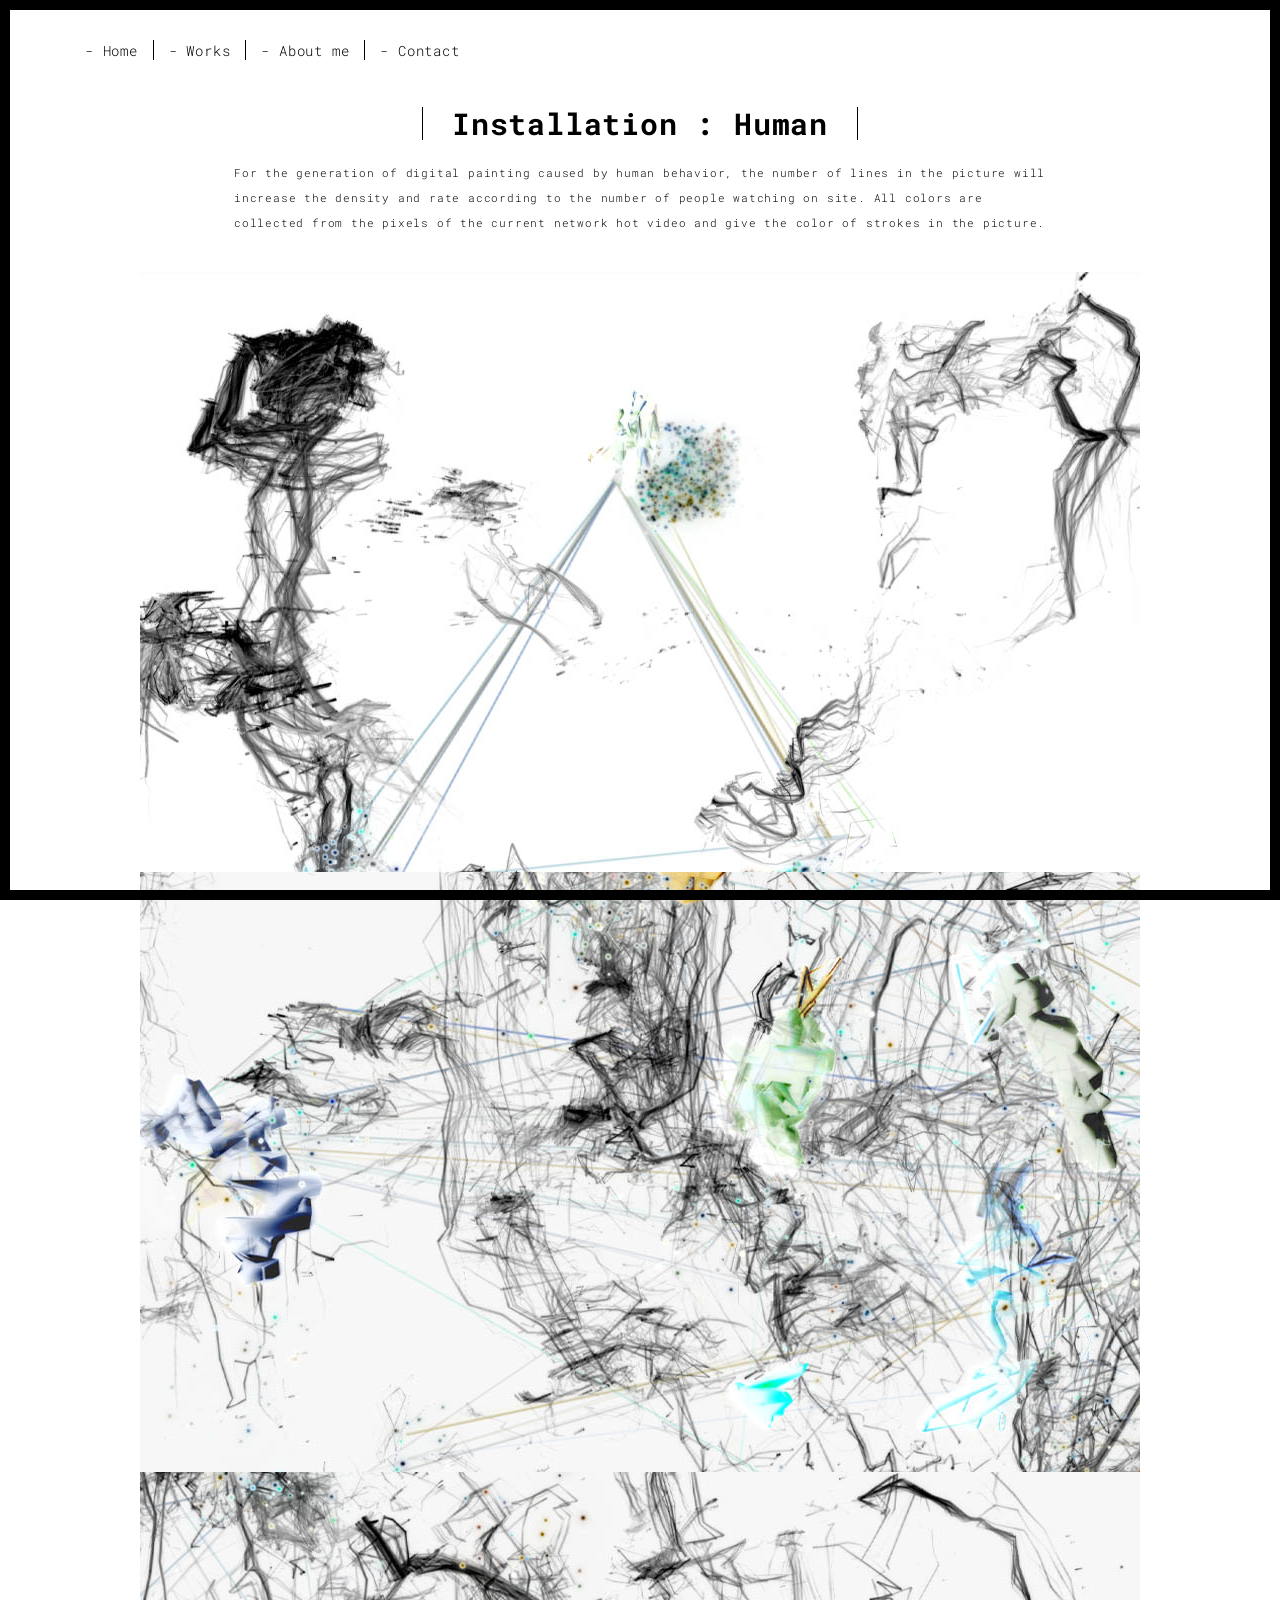
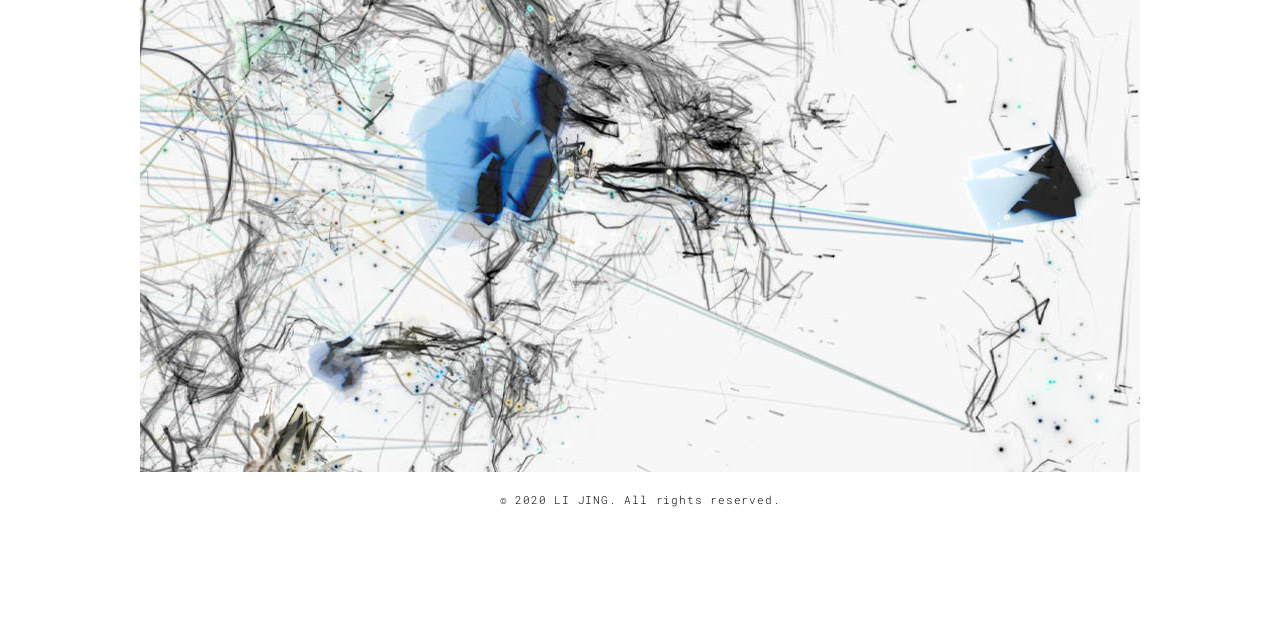
<file: work-HumanHumanHuman.html>
<!DOCTYPE html>
<html lang="en">

<head>
  <meta charset="UTF-8">
  <meta content="IE=edge" http-equiv="X-UA-Compatible">
  <meta content="width=device-width,initial-scale=1" name="viewport">
  <meta content="description" name="description">
  <meta name="google" content="notranslate" />
  <meta content="Mashup templates have been developped by Orson.io team" name="author">

  <!-- Disable tap highlight on IE -->
  <meta name="msapplication-tap-highlight" content="no">
  
  <link rel="apple-touch-icon" sizes="180x180" href="./assets/apple-icon-180x180.png">
  <link href="./assets/favicon.ico" rel="icon">

  <title>LI JING</title>  

<link href="./main.3f6952e4.css" rel="stylesheet"></head>

<body class="">
<div id="site-border-left"></div>
<div id="site-border-right"></div>
<div id="site-border-top"></div>
<div id="site-border-bottom"></div>
<!-- Add your content of header -->
<header>
  <nav class="navbar  navbar-fixed-top navbar-default">
    <div class="container">
        <button type="button" class="navbar-toggle collapsed" data-toggle="collapse" data-target="#navbar-collapse" aria-expanded="false">
          <span class="sr-only">Toggle navigation</span>
          <span class="icon-bar"></span>
          <span class="icon-bar"></span>
          <span class="icon-bar"></span>
        </button>

      <div class="collapse navbar-collapse" id="navbar-collapse">
        <ul class="nav navbar-nav ">
          <li><a href="./index.html" title="">- Home</a></li>
          <li><a href="./works.html" title="">- Works</a></li>
          <li><a href="./about.html" title="">- About me</a></li>
          <li><a href="./contact.html" title="">- Contact</a></li>
        </ul>





      </div> 
    </div>
  </nav>
</header>
<div class="section-container">
  <div class="container">
    <div class="row">
      <div class="col-xs-12">
        <div class="card-container">
          <div class="text-center">
            <h1 class="h2">Installation : Human</h1>
          </div>
          <p>For the generation of digital painting caused by human behavior, the number of lines in the picture will increase the density and rate according to the number of people watching on site. All colors are collected from the pixels of the current network hot video and give the color of strokes in the picture.</p>


        </div>
      </div>

      
<!--
      <div class="col-md-8 col-md-offset-2 section-container-spacer">
        <div class="row">
          <div class="col-xs-12 col-md-6">
            <img src="./assets/images/work001-02.jpg" class="img-responsive" alt="">
            <p>Menphis skyline</p>
          </div>
          <div class="col-xs-12 col-md-6">
            <img src="./assets/images/work001-03.jpg" class="img-responsive" alt="">
            <p>Menphis skyline</p>
          </div>
        </div>
      </div>
-->
      <div class="col-xs-12" >
        
        <img src="./assets/images/human-01.jpg" class="img-responsive" alt="" style="margin: 0 auto;">
        <img src="./assets/images/human-02.jpg" class="img-responsive" alt="" style="margin: 0 auto;">
        <img src="./assets/images/human-03.jpg" class="img-responsive" alt="" style="margin: 0 auto;">
        
   
        
        <p> </p>
        
<!--    
        <div style="padding:50% 0 0 0;position:relative;"><iframe src="https://player.vimeo.com/video/702307566?h=c12d9026fd&amp;badge=0&amp;autopause=0&amp;player_id=0&amp;app_id=58479" frameborder="0" allow="autoplay; fullscreen; picture-in-picture" allowfullscreen style="position:absolute;top:0;left:0;width:100%;height:100%; " title="Sea Painting"></iframe></div><script src="https://player.vimeo.com/api/player.js"></script>
    
        
      </div>


-->
    </div>
  </div>
</div>


<footer class="footer-container text-center">
  <div class="container">
    <div class="row">
      <div class="col-xs-12">
        <p>© 2020 LI JING. All rights reserved. </p>
      </div>
    </div>
  </div>
</footer>

<script>
  document.addEventListener("DOMContentLoaded", function (event) {
     navActivePage();
  });
</script>

<!-- Google Analytics: change UA-XXXXX-X to be your site's ID 

<script>
  (function (i, s, o, g, r, a, m) {
    i['GoogleAnalyticsObject'] = r; i[r] = i[r] || function () {
      (i[r].q = i[r].q || []).push(arguments)
    }, i[r].l = 1 * new Date(); a = s.createElement(o),
      m = s.getElementsByTagName(o)[0]; a.async = 1; a.src = g; m.parentNode.insertBefore(a, m)
  })(window, document, 'script', '//www.google-analytics.com/analytics.js', 'ga');
  ga('create', 'UA-XXXXX-X', 'auto');
  ga('send', 'pageview');
</script>

--> <script type="text/javascript" src="./main.70a66962.js"></script></body>

</html>
</file>
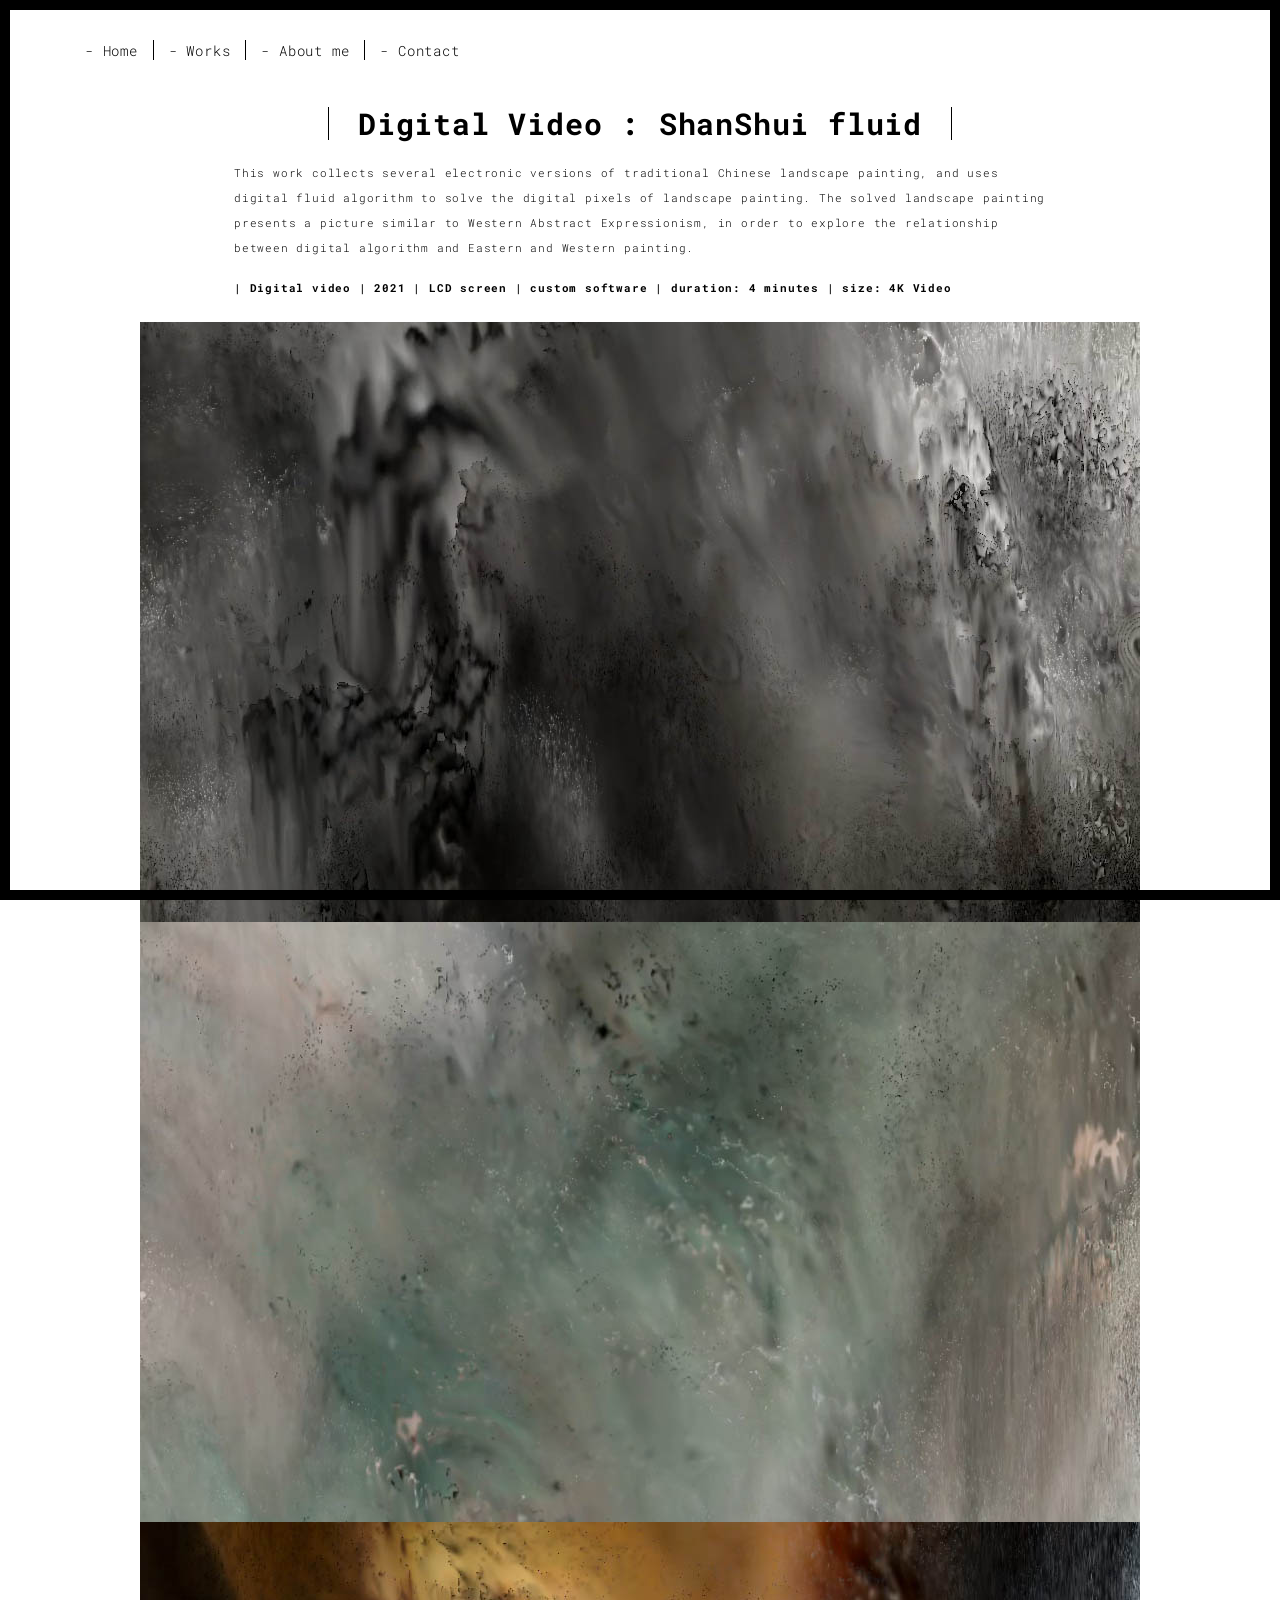
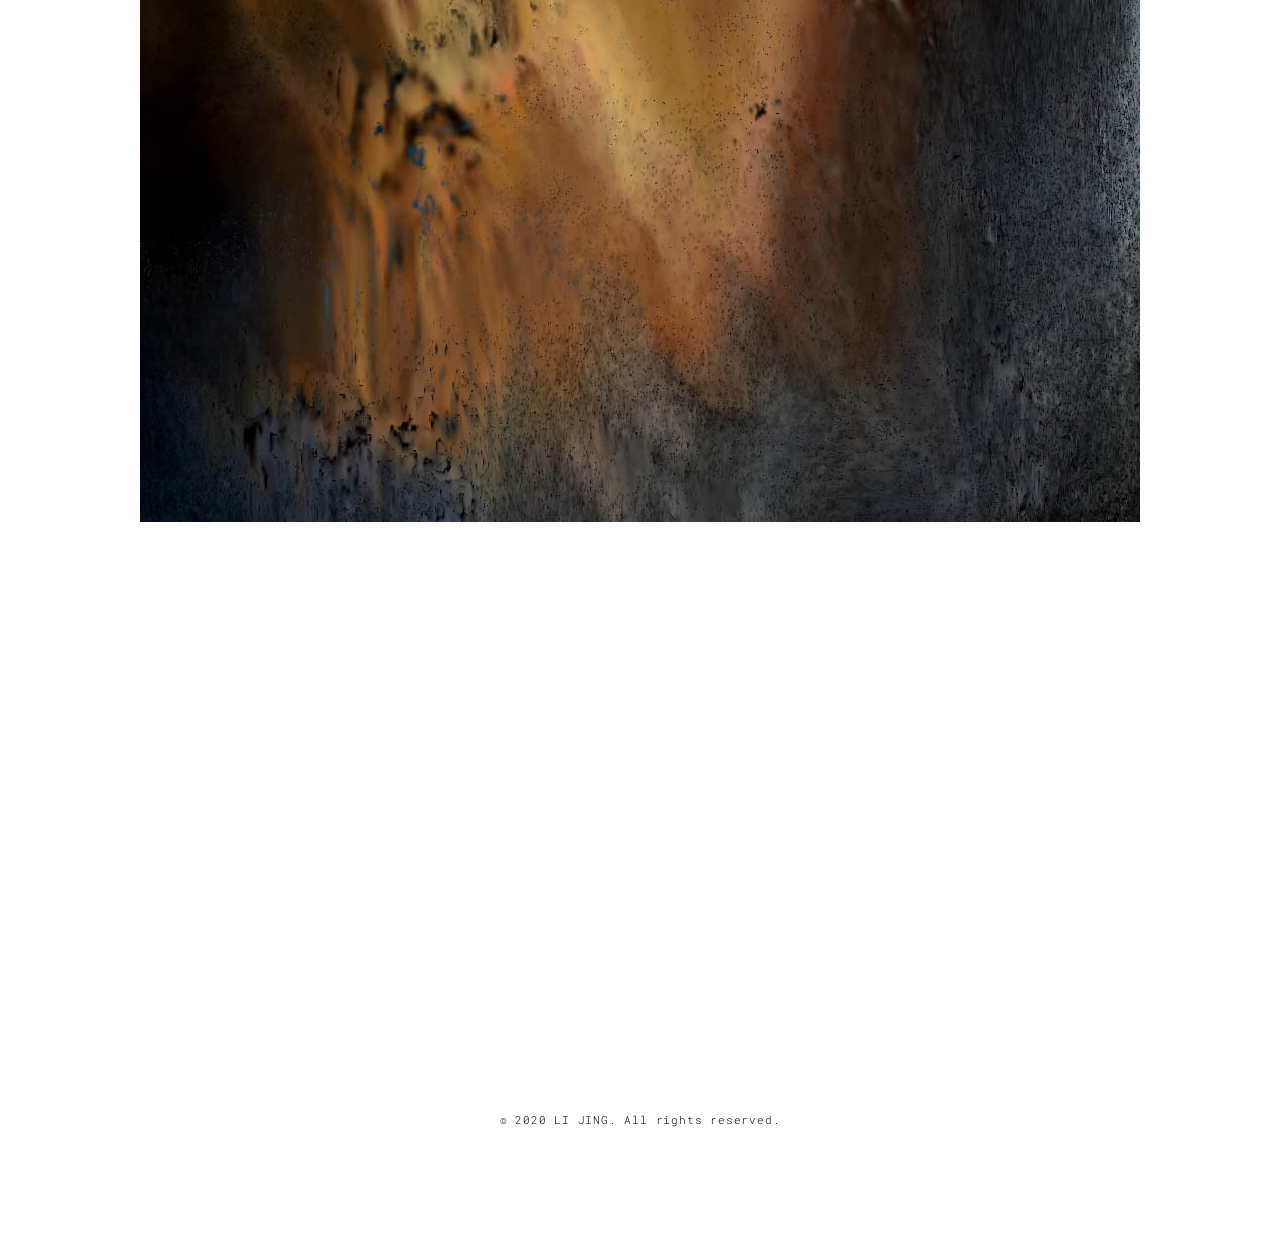
<file: work-ink fluid.html>
<!DOCTYPE html>
<html lang="en">

<head>
  <meta charset="UTF-8">
  <meta content="IE=edge" http-equiv="X-UA-Compatible">
  <meta content="width=device-width,initial-scale=1" name="viewport">
  <meta content="description" name="description">
  <meta name="google" content="notranslate" />
  <meta content="Mashup templates have been developped by Orson.io team" name="author">

  <!-- Disable tap highlight on IE -->
  <meta name="msapplication-tap-highlight" content="no">
  
  <link rel="apple-touch-icon" sizes="180x180" href="./assets/apple-icon-180x180.png">
  <link href="./assets/favicon.ico" rel="icon">

  <title>LI JING</title>  

<link href="./main.3f6952e4.css" rel="stylesheet"></head>

<body class="">
<div id="site-border-left"></div>
<div id="site-border-right"></div>
<div id="site-border-top"></div>
<div id="site-border-bottom"></div>
<!-- Add your content of header -->
<header>
  <nav class="navbar  navbar-fixed-top navbar-default">
    <div class="container">
        <button type="button" class="navbar-toggle collapsed" data-toggle="collapse" data-target="#navbar-collapse" aria-expanded="false">
          <span class="sr-only">Toggle navigation</span>
          <span class="icon-bar"></span>
          <span class="icon-bar"></span>
          <span class="icon-bar"></span>
        </button>

      <div class="collapse navbar-collapse" id="navbar-collapse">
        <ul class="nav navbar-nav ">
          <li><a href="./index.html" title="">- Home</a></li>
          <li><a href="./works.html" title="">- Works</a></li>
          <li><a href="./about.html" title="">- About me</a></li>
          <li><a href="./contact.html" title="">- Contact</a></li>
        </ul>





      </div> 
    </div>
  </nav>
</header>
<div class="section-container">
  <div class="container">
    <div class="row">
      <div class="col-xs-12">
        <div class="card-container">
          <div class="text-center">
            <h1 class="h2">Digital Video : ShanShui fluid</h1>
          </div>
          <p>This work collects several electronic versions of traditional Chinese landscape painting, and uses digital fluid algorithm to solve the digital pixels of landscape painting. The solved landscape painting presents a picture similar to Western Abstract Expressionism, in order to explore the relationship between digital algorithm and Eastern and Western painting.</p>
<strong>| Digital video | 2021 | LCD screen | custom software | duration: 4 minutes | size: 4K Video</strong>

        </div>
      </div>

      
<!--
      <div class="col-md-8 col-md-offset-2 section-container-spacer">
        <div class="row">
          <div class="col-xs-12 col-md-6">
            <img src="./assets/images/work001-02.jpg" class="img-responsive" alt="">
            <p>Menphis skyline</p>
          </div>
          <div class="col-xs-12 col-md-6">
            <img src="./assets/images/work001-03.jpg" class="img-responsive" alt="">
            <p>Menphis skyline</p>
          </div>
        </div>
      </div>
-->
      <div class="col-xs-12" >
        
        <img src="./assets/images/ShanShui fluid-1.jpg" class="img-responsive" alt="" style="margin: 0 auto;">
        <img src="./assets/images/ShanShui fluid-2.jpg" class="img-responsive" alt="" style="margin: 0 auto;">
        <img src="./assets/images/ShanShui fluid-3.jpg" class="img-responsive" alt="" style="margin: 0 auto;">
        
   
        
        <p> </p>
        

<div style="padding:50% 0 0 0;position:relative;"><iframe src="https://player.vimeo.com/video/702544419?h=44a29f55d3&amp;badge=0&amp;autopause=0&amp;player_id=0&amp;app_id=58479" frameborder="0" allow="autoplay; fullscreen; picture-in-picture" allowfullscreen style="position:absolute;top:0;left:0;width:100%;height:100%;" title="ShanShui fluid"></iframe></div><script src="https://player.vimeo.com/api/player.js"></script>
    </div>
  </div>
</div>


<footer class="footer-container text-center">
  <div class="container">
    <div class="row">
      <div class="col-xs-12">
        <p>© 2020 LI JING. All rights reserved. </p>
      </div>
    </div>
  </div>
</footer>

<script>
  document.addEventListener("DOMContentLoaded", function (event) {
     navActivePage();
  });
</script>

<!-- Google Analytics: change UA-XXXXX-X to be your site's ID 

<script>
  (function (i, s, o, g, r, a, m) {
    i['GoogleAnalyticsObject'] = r; i[r] = i[r] || function () {
      (i[r].q = i[r].q || []).push(arguments)
    }, i[r].l = 1 * new Date(); a = s.createElement(o),
      m = s.getElementsByTagName(o)[0]; a.async = 1; a.src = g; m.parentNode.insertBefore(a, m)
  })(window, document, 'script', '//www.google-analytics.com/analytics.js', 'ga');
  ga('create', 'UA-XXXXX-X', 'auto');
  ga('send', 'pageview');
</script>

--> <script type="text/javascript" src="./main.70a66962.js"></script></body>

</html>
</file>
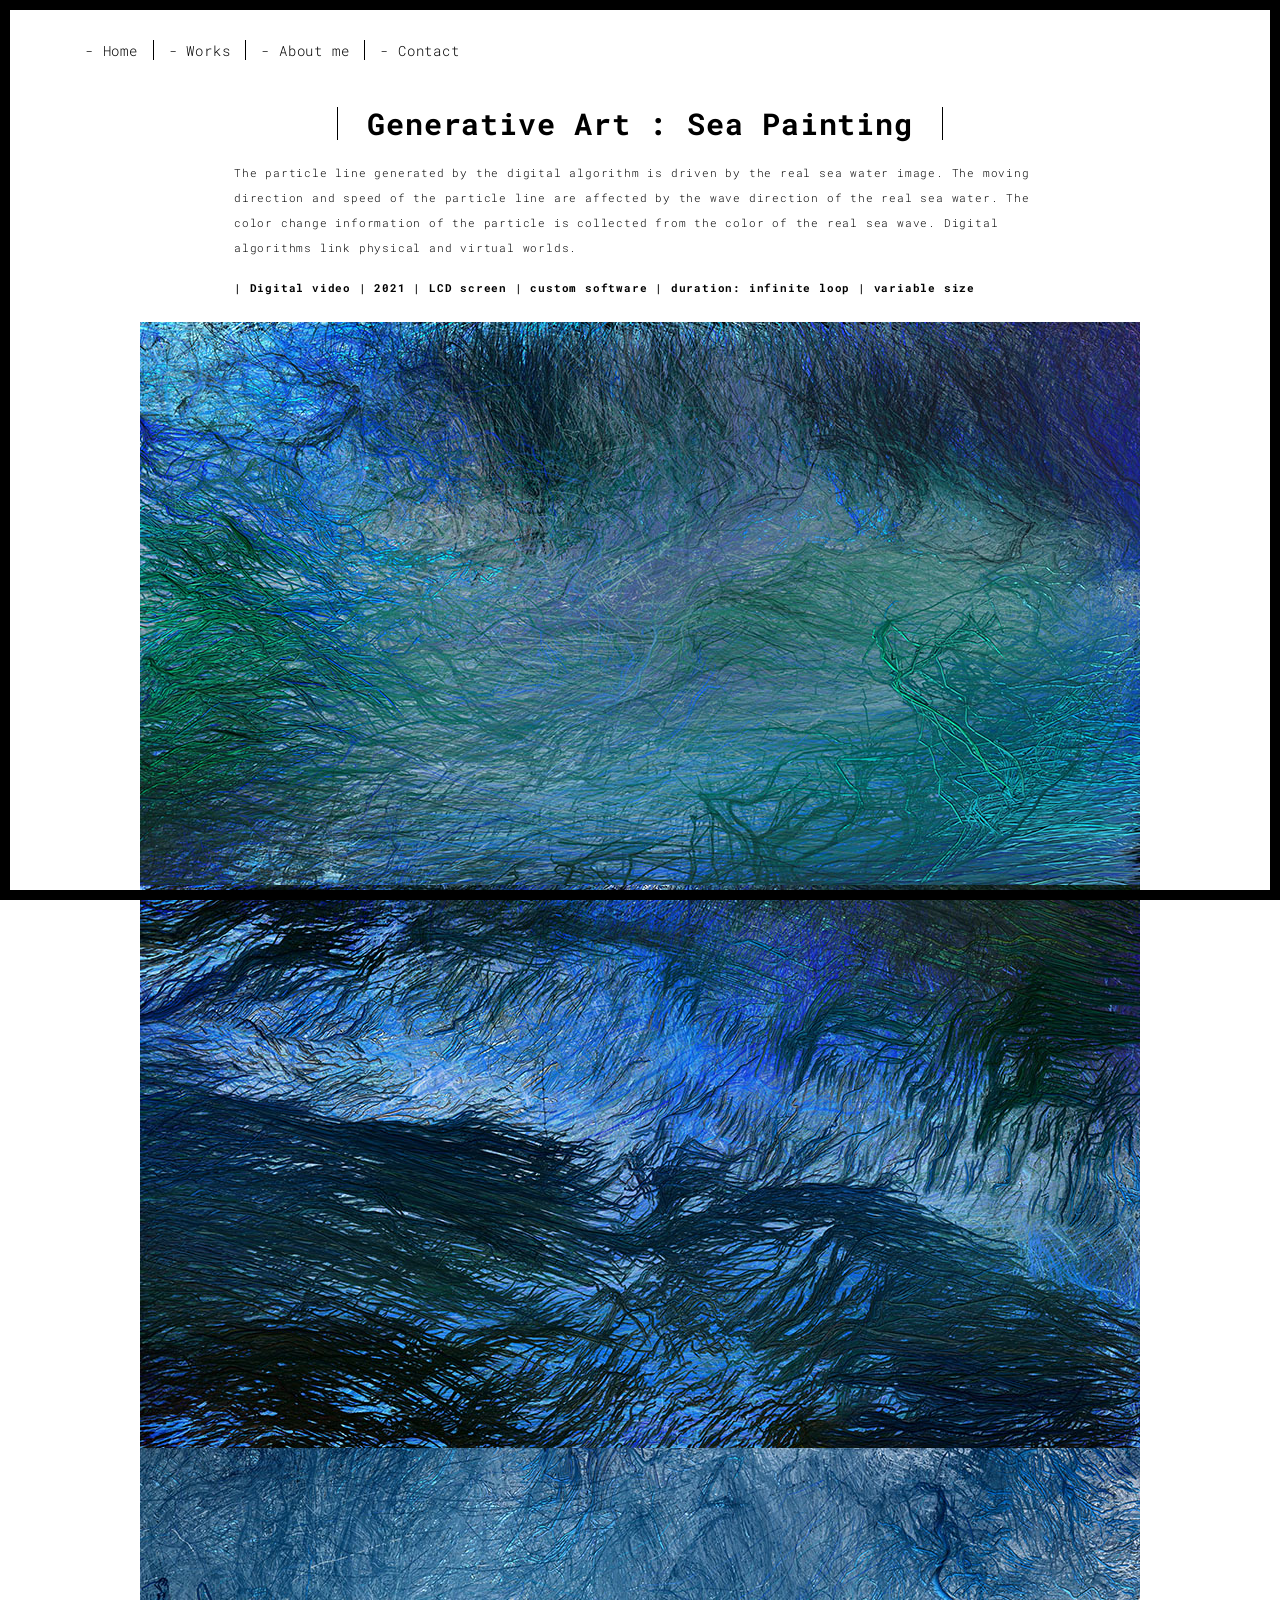
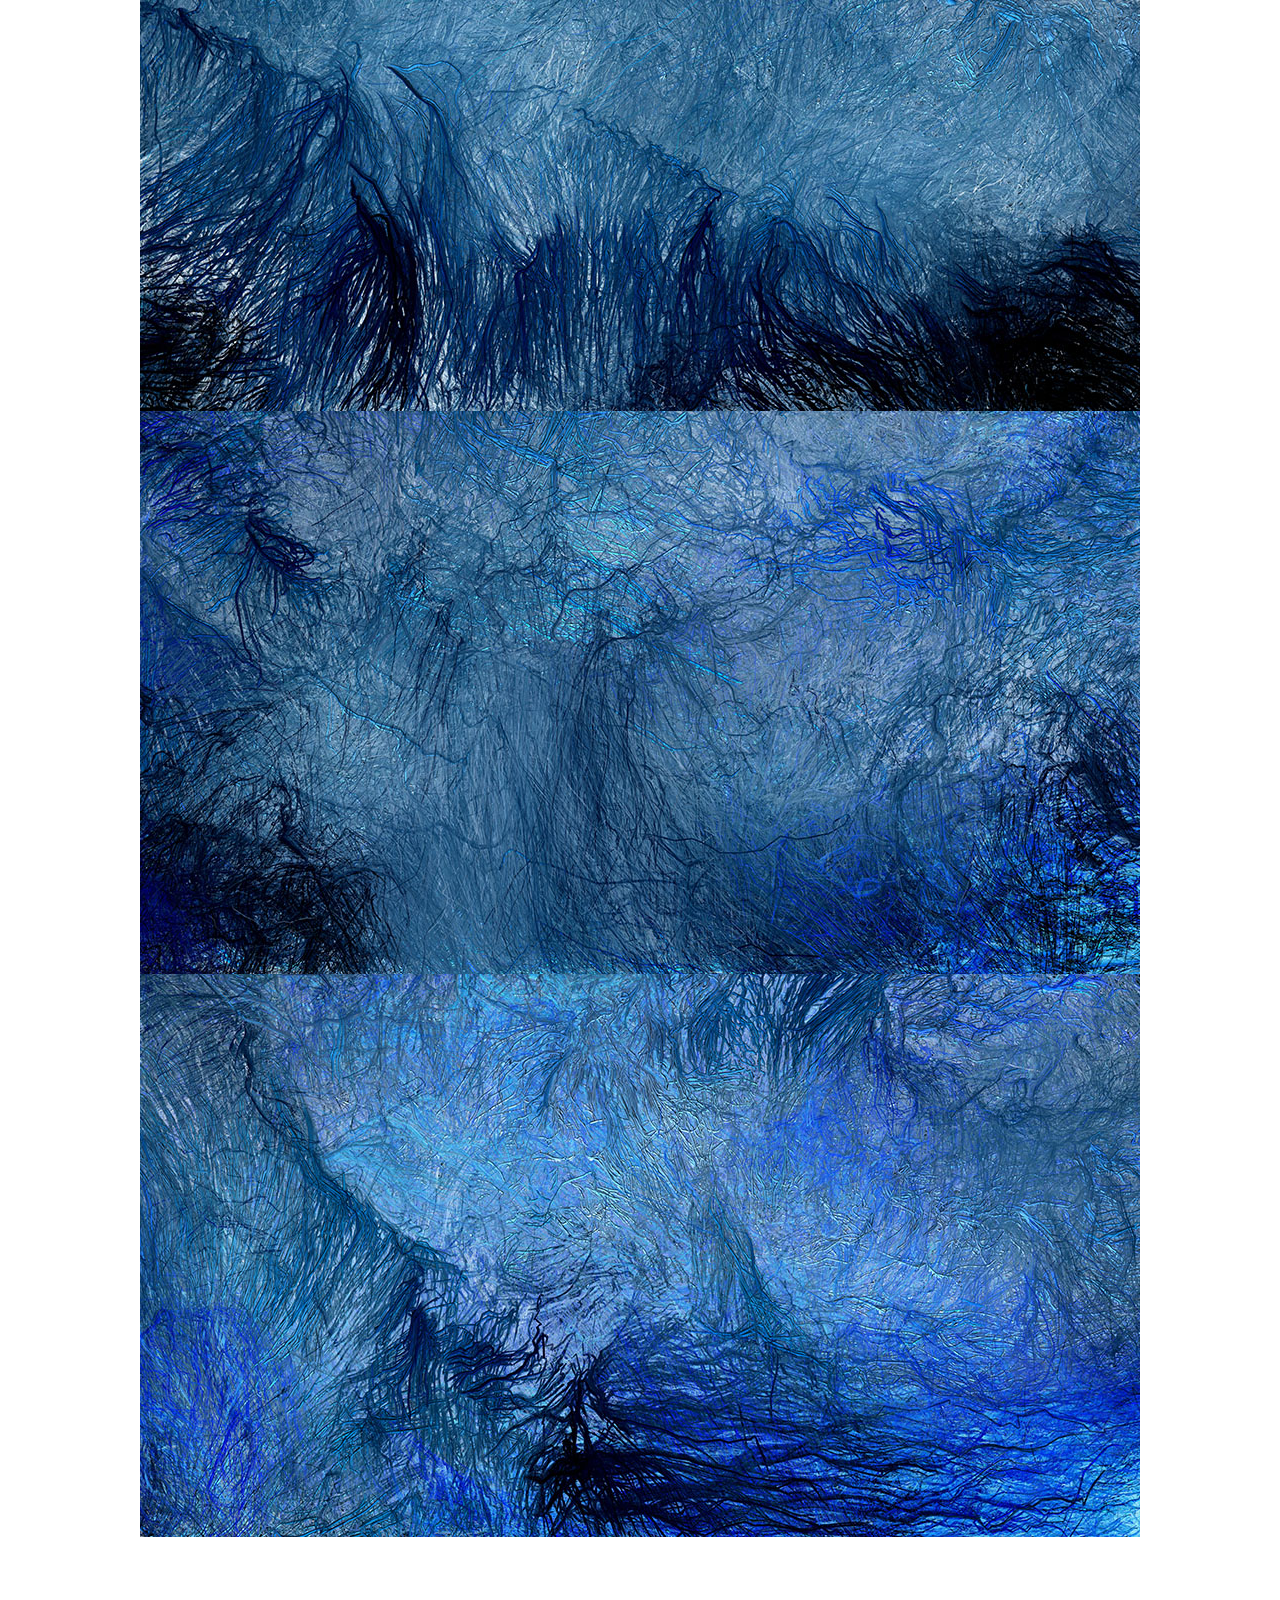
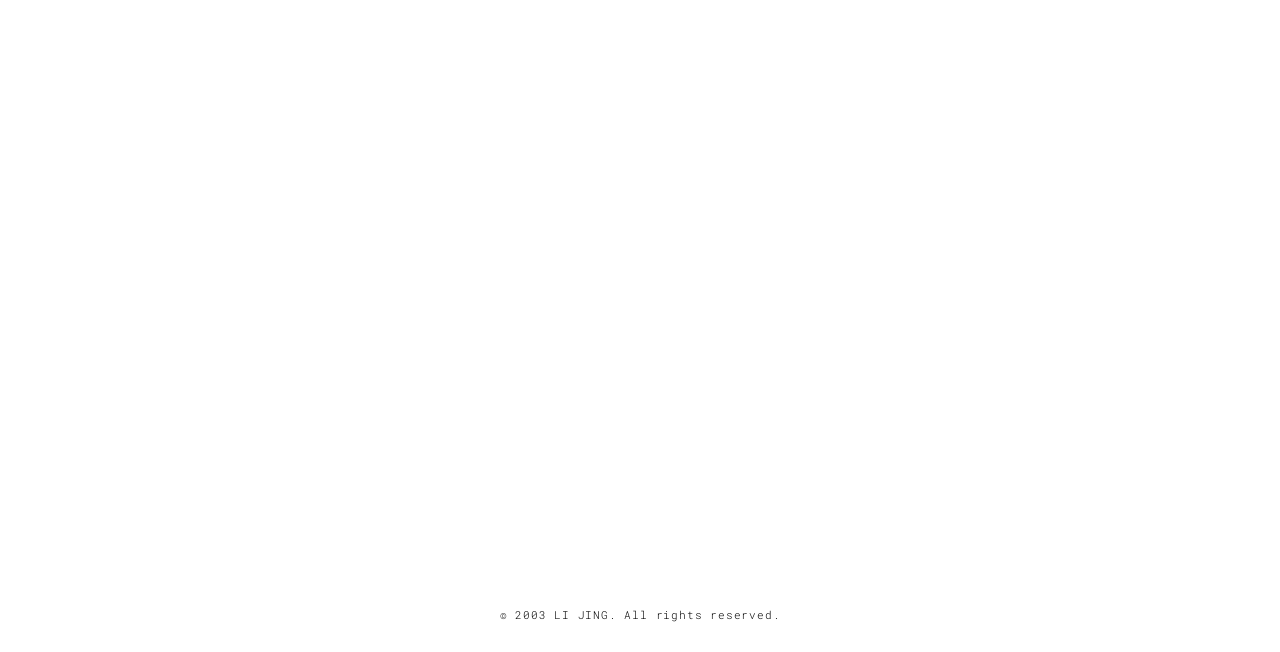
<file: work-sea painting.html>
<!DOCTYPE html>
<html lang="en">

<head>
  <meta charset="UTF-8">
  <meta content="IE=edge" http-equiv="X-UA-Compatible">
  <meta content="width=device-width,initial-scale=1" name="viewport">
  <meta content="description" name="description">
  <meta name="google" content="notranslate" />
  <meta content="Mashup templates have been developped by Orson.io team" name="author">

  <!-- Disable tap highlight on IE -->
  <meta name="msapplication-tap-highlight" content="no">
  
  <link rel="apple-touch-icon" sizes="180x180" href="./assets/apple-icon-180x180.png">
  <link href="./assets/favicon.ico" rel="icon">

  <title>LI JING</title>  

<link href="./main.3f6952e4.css" rel="stylesheet"></head>

<body class="">
<div id="site-border-left"></div>
<div id="site-border-right"></div>
<div id="site-border-top"></div>
<div id="site-border-bottom"></div>
<!-- Add your content of header -->
<header>
  <nav class="navbar  navbar-fixed-top navbar-default">
    <div class="container">
        <button type="button" class="navbar-toggle collapsed" data-toggle="collapse" data-target="#navbar-collapse" aria-expanded="false">
          <span class="sr-only">Toggle navigation</span>
          <span class="icon-bar"></span>
          <span class="icon-bar"></span>
          <span class="icon-bar"></span>
        </button>

      <div class="collapse navbar-collapse" id="navbar-collapse">
        <ul class="nav navbar-nav ">
          <li><a href="./index.html" title="">- Home</a></li>
          <li><a href="./works.html" title="">- Works</a></li>
          <li><a href="./about.html" title="">- About me</a></li>
          <li><a href="./contact.html" title="">- Contact</a></li>
        </ul>





      </div> 
    </div>
  </nav>
</header>
<div class="section-container">
  <div class="container">
    <div class="row">
      <div class="col-xs-12">
        <div class="card-container">
          <div class="text-center">
            <h1 class="h2">Generative Art : Sea Painting</h1>
          </div>
          <p>The particle line generated by the digital algorithm is driven by the real sea water image. The moving direction and speed of the particle line are affected by the wave direction of the real sea water. The color change information of the particle is collected from the color of the real sea wave. Digital algorithms link physical and virtual worlds.</p>
<strong>| Digital video | 2021 | LCD screen | custom software | duration: infinite loop | variable size</strong>

        </div>
      </div>

      
<!--
      <div class="col-md-8 col-md-offset-2 section-container-spacer">
        <div class="row">
          <div class="col-xs-12 col-md-6">
            <img src="./assets/images/work001-02.jpg" class="img-responsive" alt="">
            <p>Menphis skyline</p>
          </div>
          <div class="col-xs-12 col-md-6">
            <img src="./assets/images/work001-03.jpg" class="img-responsive" alt="">
            <p>Menphis skyline</p>
          </div>
        </div>
      </div>
-->
      <div class="col-xs-12" >
        
        <img src="./assets/images/sea painting still 1.jpg" class="img-responsive" alt="" style="margin: 0 auto;">
        <img src="./assets/images/sea painting still 2.jpg" class="img-responsive" alt="" style="margin: 0 auto;">
        <img src="./assets/images/sea painting still 3.jpg" class="img-responsive" alt="" style="margin: 0 auto;">
        <img src="./assets/images/sea painting still 4.jpg" class="img-responsive" alt="" style="margin: 0 auto;">
        <img src="./assets/images/sea painting still 5.jpg" class="img-responsive" alt="" style="margin: 0 auto;">
        
   
        
        <p> </p>
        
        
        <div style="padding:50% 0 0 0;position:relative;"><iframe src="https://player.vimeo.com/video/702307566?h=c12d9026fd&amp;badge=0&amp;autopause=0&amp;player_id=0&amp;app_id=58479" frameborder="0" allow="autoplay; fullscreen; picture-in-picture" allowfullscreen style="position:absolute;top:0;left:0;width:100%;height:100%; " title="Sea Painting"></iframe></div><script src="https://player.vimeo.com/api/player.js"></script>
    
        
      </div>

    </div>
  </div>
</div>


<footer class="footer-container text-center">
  <div class="container">
    <div class="row">
      <div class="col-xs-12">
        <p>© 2003 LI JING. All rights reserved. </p>
      </div>
    </div>
  </div>
</footer>

<script>
  document.addEventListener("DOMContentLoaded", function (event) {
     navActivePage();
  });
</script>

<!-- Google Analytics: change UA-XXXXX-X to be your site's ID 

<script>
  (function (i, s, o, g, r, a, m) {
    i['GoogleAnalyticsObject'] = r; i[r] = i[r] || function () {
      (i[r].q = i[r].q || []).push(arguments)
    }, i[r].l = 1 * new Date(); a = s.createElement(o),
      m = s.getElementsByTagName(o)[0]; a.async = 1; a.src = g; m.parentNode.insertBefore(a, m)
  })(window, document, 'script', '//www.google-analytics.com/analytics.js', 'ga');
  ga('create', 'UA-XXXXX-X', 'auto');
  ga('send', 'pageview');
</script>

--> <script type="text/javascript" src="./main.70a66962.js"></script></body>

</html>
</file>
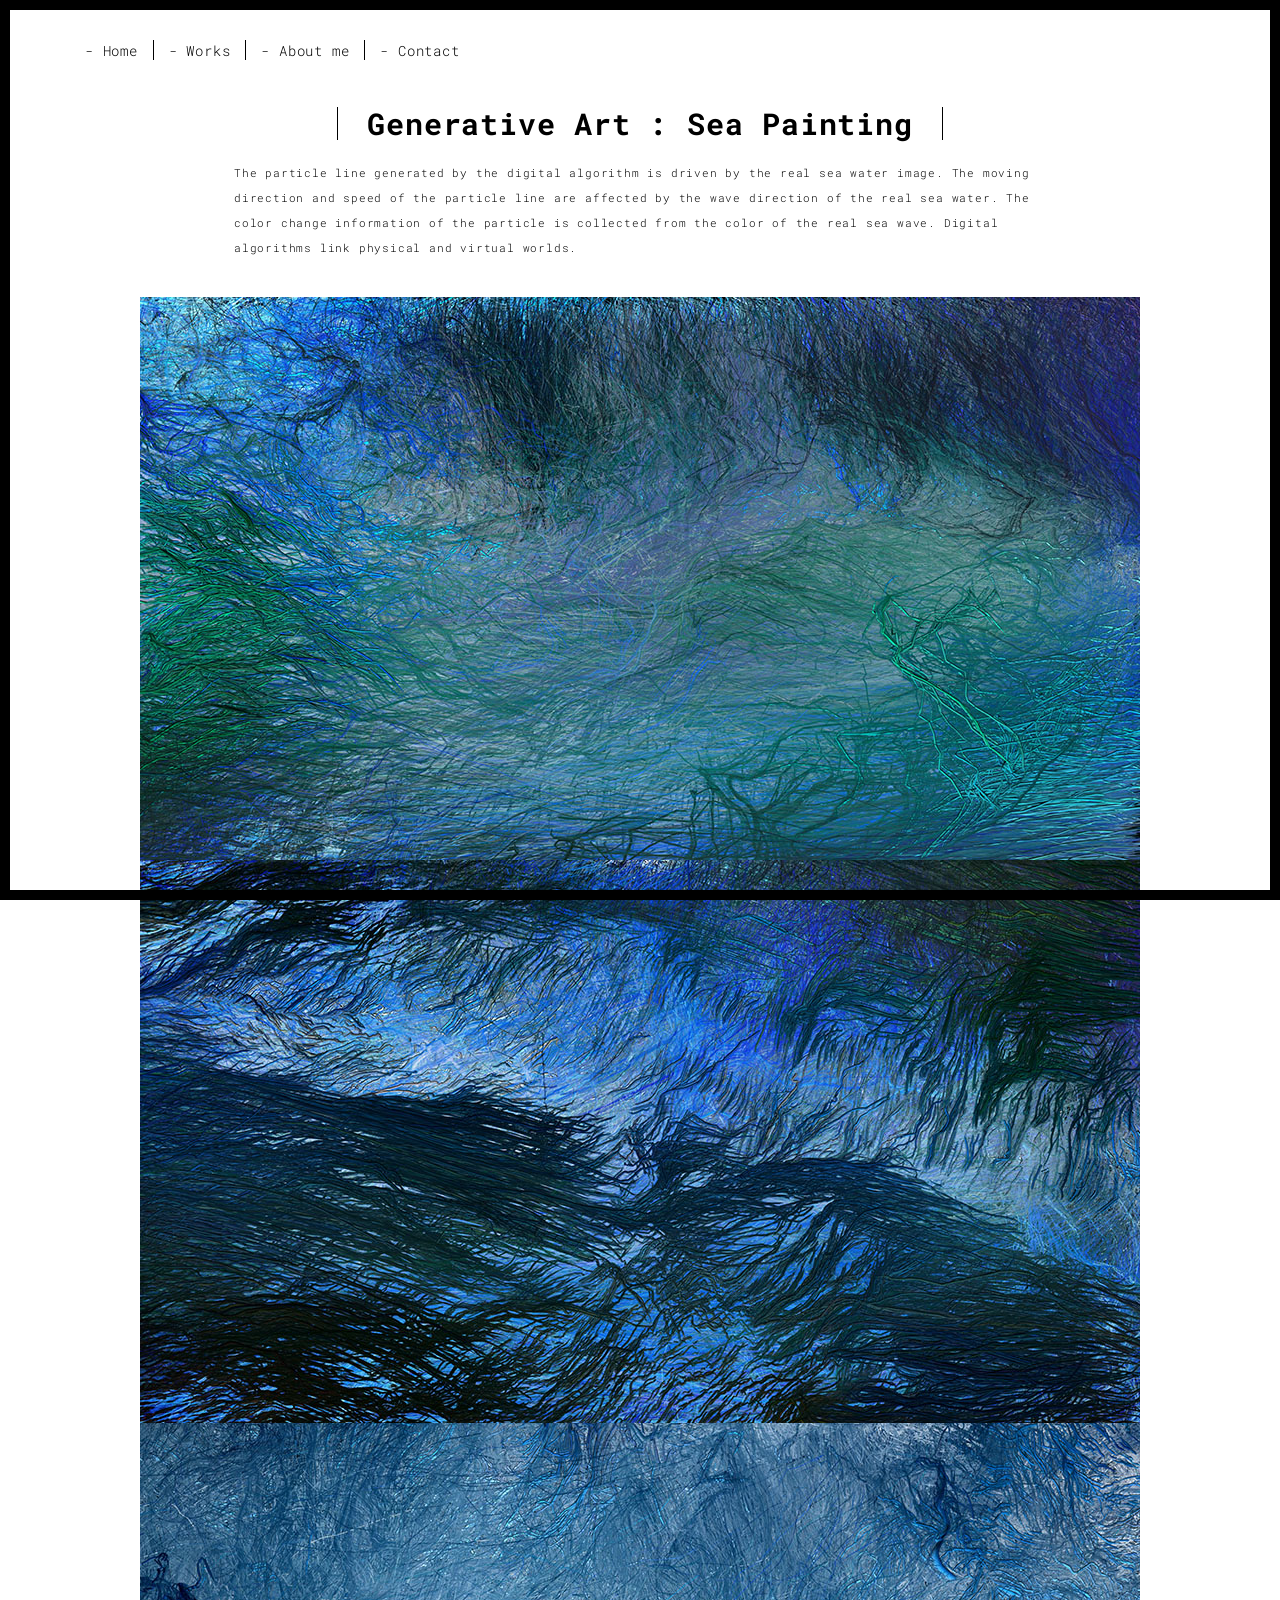
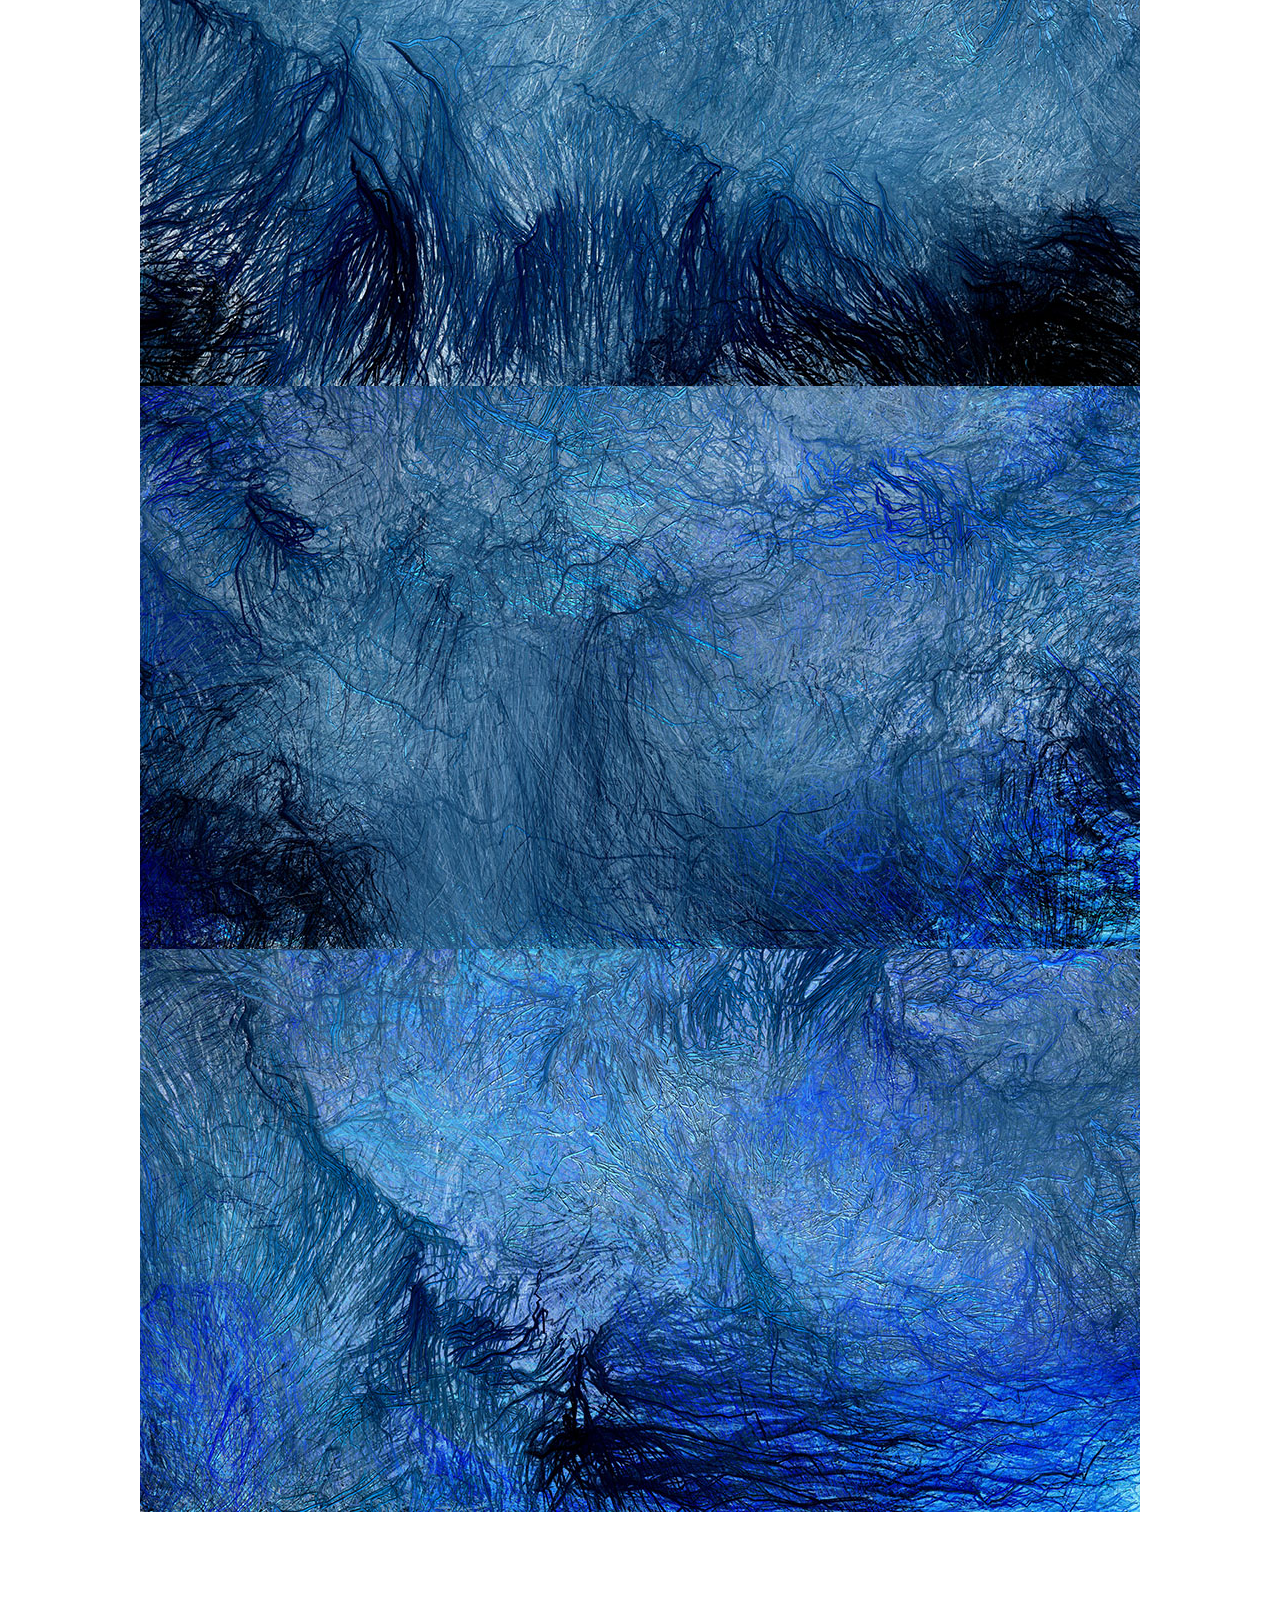
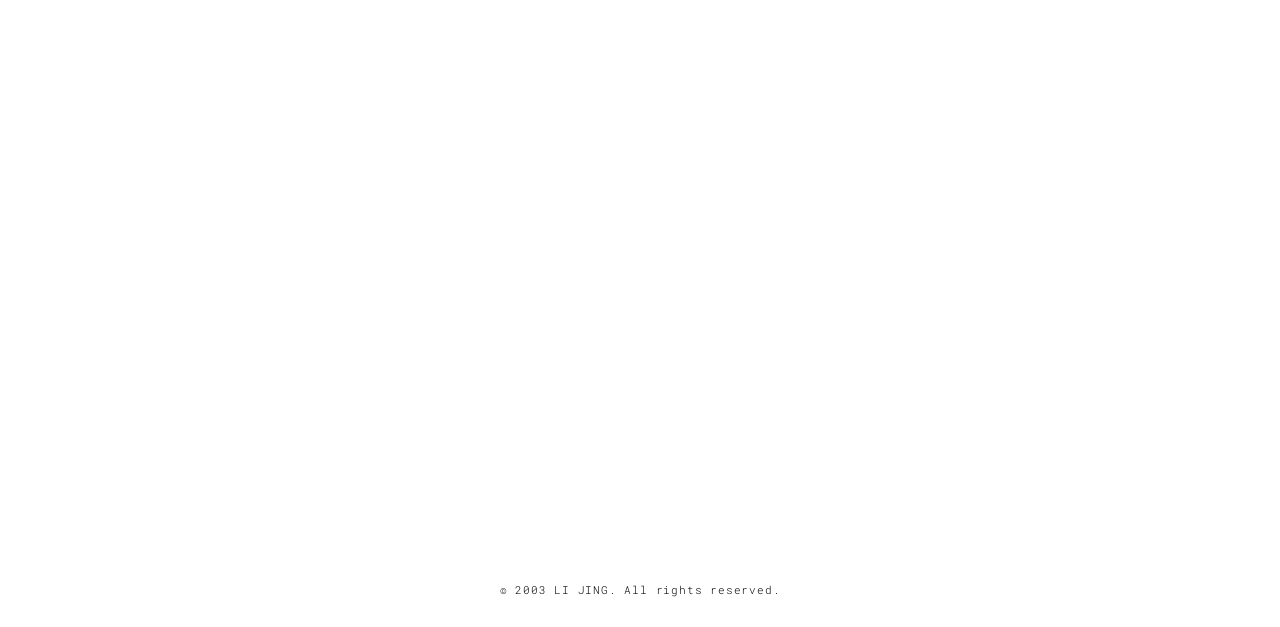
<file: work-Ä£°å¸ÄÃû×Ö.html>
<!DOCTYPE html>
<html lang="en">

<head>
  <meta charset="UTF-8">
  <meta content="IE=edge" http-equiv="X-UA-Compatible">
  <meta content="width=device-width,initial-scale=1" name="viewport">
  <meta content="description" name="description">
  <meta name="google" content="notranslate" />
  <meta content="Mashup templates have been developped by Orson.io team" name="author">

  <!-- Disable tap highlight on IE -->
  <meta name="msapplication-tap-highlight" content="no">
  
  <link rel="apple-touch-icon" sizes="180x180" href="./assets/apple-icon-180x180.png">
  <link href="./assets/favicon.ico" rel="icon">

  <title>LI JING</title>  

<link href="./main.3f6952e4.css" rel="stylesheet"></head>

<body class="">
<div id="site-border-left"></div>
<div id="site-border-right"></div>
<div id="site-border-top"></div>
<div id="site-border-bottom"></div>
<!-- Add your content of header -->
<header>
  <nav class="navbar  navbar-fixed-top navbar-default">
    <div class="container">
        <button type="button" class="navbar-toggle collapsed" data-toggle="collapse" data-target="#navbar-collapse" aria-expanded="false">
          <span class="sr-only">Toggle navigation</span>
          <span class="icon-bar"></span>
          <span class="icon-bar"></span>
          <span class="icon-bar"></span>
        </button>

      <div class="collapse navbar-collapse" id="navbar-collapse">
        <ul class="nav navbar-nav ">
          <li><a href="./index.html" title="">- Home</a></li>
          <li><a href="./works.html" title="">- Works</a></li>
          <li><a href="./about.html" title="">- About me</a></li>
          <li><a href="./contact.html" title="">- Contact</a></li>
        </ul>





      </div> 
    </div>
  </nav>
</header>
<div class="section-container">
  <div class="container">
    <div class="row">
      <div class="col-xs-12">
        <div class="card-container">
          <div class="text-center">
            <h1 class="h2">Generative Art : Sea Painting</h1>
          </div>
          <p>The particle line generated by the digital algorithm is driven by the real sea water image. The moving direction and speed of the particle line are affected by the wave direction of the real sea water. The color change information of the particle is collected from the color of the real sea wave. Digital algorithms link physical and virtual worlds.</p>


        </div>
      </div>

      
<!--
      <div class="col-md-8 col-md-offset-2 section-container-spacer">
        <div class="row">
          <div class="col-xs-12 col-md-6">
            <img src="./assets/images/work001-02.jpg" class="img-responsive" alt="">
            <p>Menphis skyline</p>
          </div>
          <div class="col-xs-12 col-md-6">
            <img src="./assets/images/work001-03.jpg" class="img-responsive" alt="">
            <p>Menphis skyline</p>
          </div>
        </div>
      </div>
-->
      <div class="col-xs-12" >
        
        <img src="./assets/images/sea painting still 1.jpg" class="img-responsive" alt="" style="margin: 0 auto;">
        <img src="./assets/images/sea painting still 2.jpg" class="img-responsive" alt="" style="margin: 0 auto;">
        <img src="./assets/images/sea painting still 3.jpg" class="img-responsive" alt="" style="margin: 0 auto;">
        <img src="./assets/images/sea painting still 4.jpg" class="img-responsive" alt="" style="margin: 0 auto;">
        <img src="./assets/images/sea painting still 5.jpg" class="img-responsive" alt="" style="margin: 0 auto;">
        
   
        
        <p> </p>
        
        
        <div style="padding:50% 0 0 0;position:relative;"><iframe src="https://player.vimeo.com/video/702307566?h=c12d9026fd&amp;badge=0&amp;autopause=0&amp;player_id=0&amp;app_id=58479" frameborder="0" allow="autoplay; fullscreen; picture-in-picture" allowfullscreen style="position:absolute;top:0;left:0;width:100%;height:100%; " title="Sea Painting"></iframe></div><script src="https://player.vimeo.com/api/player.js"></script>
    
        
      </div>

    </div>
  </div>
</div>


<footer class="footer-container text-center">
  <div class="container">
    <div class="row">
      <div class="col-xs-12">
        <p>© 2003 LI JING. All rights reserved. </p>
      </div>
    </div>
  </div>
</footer>

<script>
  document.addEventListener("DOMContentLoaded", function (event) {
     navActivePage();
  });
</script>

<!-- Google Analytics: change UA-XXXXX-X to be your site's ID 

<script>
  (function (i, s, o, g, r, a, m) {
    i['GoogleAnalyticsObject'] = r; i[r] = i[r] || function () {
      (i[r].q = i[r].q || []).push(arguments)
    }, i[r].l = 1 * new Date(); a = s.createElement(o),
      m = s.getElementsByTagName(o)[0]; a.async = 1; a.src = g; m.parentNode.insertBefore(a, m)
  })(window, document, 'script', '//www.google-analytics.com/analytics.js', 'ga');
  ga('create', 'UA-XXXXX-X', 'auto');
  ga('send', 'pageview');
</script>

--> <script type="text/javascript" src="./main.70a66962.js"></script></body>

</html>
</file>
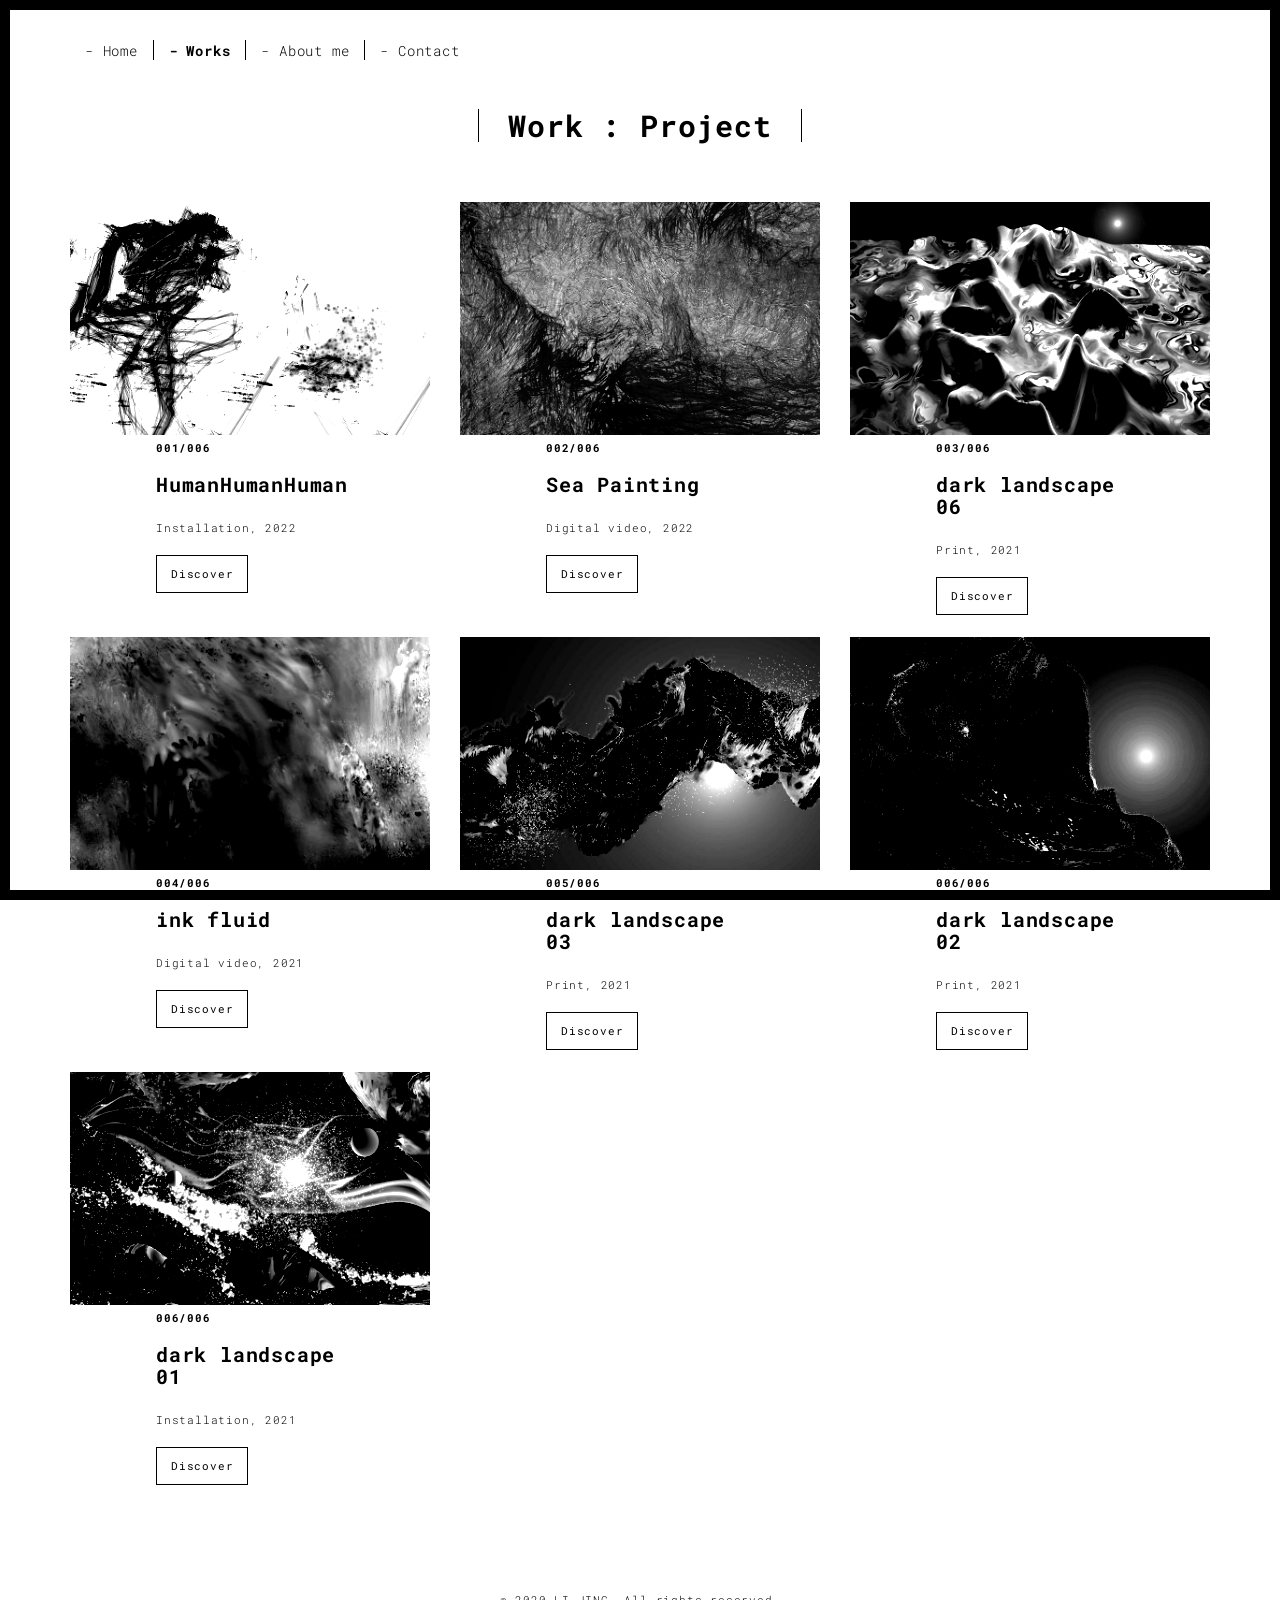
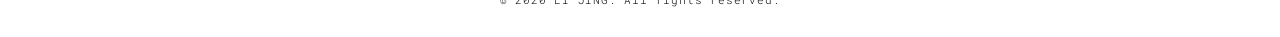
<file: works.html>
<!DOCTYPE html>
<html lang="en">

<head>
  <meta charset="UTF-8">
  <meta content="IE=edge" http-equiv="X-UA-Compatible">
  <meta content="width=device-width,initial-scale=1" name="viewport">
  <meta content="description" name="description">
  <meta name="google" content="notranslate" />
  <meta content="Mashup templates have been developped by Orson.io team" name="author">

  <!-- Disable tap highlight on IE -->
  <meta name="msapplication-tap-highlight" content="no">
  
  <link rel="apple-touch-icon" sizes="180x180" href="./assets/apple-icon-180x180.png">
  <link href="./assets/favicon.ico" rel="icon">

  <title>LI JING</title>  

<link href="./main.3f6952e4.css" rel="stylesheet"></head>

<body class="">
<div id="site-border-left"></div>
<div id="site-border-right"></div>
<div id="site-border-top"></div>
<div id="site-border-bottom"></div>
 <!-- Add your content of header -->
<header>
  <nav class="navbar  navbar-fixed-top navbar-default">
    <div class="container">
        <button type="button" class="navbar-toggle collapsed" data-toggle="collapse" data-target="#navbar-collapse" aria-expanded="false">
          <span class="sr-only">Toggle navigation</span>
          <span class="icon-bar"></span>
          <span class="icon-bar"></span>
          <span class="icon-bar"></span>
        </button>

      <div class="collapse navbar-collapse" id="navbar-collapse">
        <ul class="nav navbar-nav ">
          <li><a href="./index.html" title=""> - Home</a></li>
          <li><a href="./works.html" title=""> - Works</a></li>
          <li><a href="./about.html" title=""> - About me</a></li>
          <li><a href="./contact.html" title=""> - Contact</a></li>
        </ul>


      </div> 
    </div>
  </nav>
</header>

<div class="section-container">
  <div class="container">
    <div class="row">
      
      <div class="col-sm-8 col-sm-offset-2 section-container-spacer">
        <div class="text-center">
          <h1 class="h2">Work : Project</h1>
          
          
         <!--
          <p>Nulla facilisi. Vivamus vestibulum, elit in scelerisque ultricies, nisl nunc pulvinar ligula, id sodales arcu sapien in nisi. Quisque libero enim, mattis non augue posuere, venenatis dapibus urna.</p>
          -->
          
          
          
        </div>
      </div>

      <div class="col-md-12">
     
      <div id="myCarousel" class="carousel slide projects-carousel">
        <!-- Carousel items -->
            <div class="item active">
                <div class="row">
                    <div class="col-sm-4">

                      <a href="./work-HumanHumanHuman.html" title="" class="black-image-project-hover">
                        <img src="./assets/images/rss-1-cover.jpg" alt="" class="img-responsive">
                      </a>
                      <div class="card-container card-container-lg">
                        <h4>001/006</h4>
                        <h3>HumanHumanHuman</h3>
                        <p>Installation, 2022</p>
                        <a href="./work-HumanHumanHuman.html" title="" class="btn btn-default">Discover</a>
                      </div>
                    </div>
                    <div class="col-sm-4">
                      <a href="./work-sea painting.html" title="" class="black-image-project-hover">
                        <img src="./assets/images/sea-hover.jpg" alt="" class="img-responsive">
                      </a>
                      <div class="card-container card-container-lg">
                        <h4>002/006</h4>
                        <h3>Sea Painting</h3>
                        <p>Digital video, 2022</p>
                        <a href="./work-sea painting.html" title="" class="btn btn-default">Discover</a>
                      </div>
                    </div>
                    <div class="col-sm-4">
                      <a href="./work-dark landscape 06.html" title="" class="black-image-project-hover">
                        <img src="./assets/images/dark landscape 06-hover.jpg" alt="" class="img-responsive">
                      </a>
                      <div class="card-container card-container-lg">
                        <h4>003/006</h4>
                        <h3>dark landscape 06</h3>
                        <p>Print, 2021</p>
                        <a href="./work-dark landscape 06.html" title="" class="btn btn-default">Discover</a>
                      </div>
                    </div>
                    
                </div>
                <!--/row-->
            <!--/item-->
            <div class="item">
                <div class="row">
                  <div class="col-sm-4">
                    <a href="./work-ink fluid.html" class="black-image-project-hover">
                      <img src="./assets/images/ink fluid-cover.jpg" alt="Image" class="img-responsive">
                    </a>
                    <div class="card-container">
                      <h4>004/006</h4>
                      <h3>ink fluid</h3>
                      <p>Digital video, 2021</p>
                      <a href="./work-ink fluid.html" class="btn btn-default">Discover</a>
                    </div>
                  </div>
                   <div class="col-sm-4">
                      <a href="./work-dark landscape 03.html" class="black-image-project-hover">
                        <img src="./assets/images/dark landscape 03-cover.jpg" alt="Image" class="img-responsive">
                      </a>
                      <div class="card-container">
                        <h4>005/006</h4>
                        <h3>dark landscape 03</h3>
                        <p>Print, 2021</p>
                        <a href="./work-dark landscape 03.html" class="btn btn-default">Discover</a>
                      </div>
                    </div>
                    
                    <div class="col-sm-4">
                      <a href="./work-dark landscape 02.html" class="black-image-project-hover">
                        <img src="./assets/images/dark landscape 02-hover.jpg" alt="Image" class="img-responsive">
                      </a>
                      <div class="card-container">
                        <h4>006/006</h4>
                        <h3>dark landscape 02</h3>
                        <p>Print, 2021</p>
                        <a href="./work-dark landscape 02.html" class="btn btn-default">Discover</a>
                      </div>
                    </div>
                    
                    
                    
                    <div class="col-sm-4">
                      <a href="./work-dark landscape 01.html" class="black-image-project-hover">
                        <img src="./assets/images/dark landscape 01-hover.jpg" alt="Image" class="img-responsive">
                      </a>
                      <div class="card-container">
                        <h4>006/006</h4>
                        <h3>dark landscape 01</h3>
                        <p>Installation, 2021</p>
                        <a href="./work-dark landscape 01.html" class="btn btn-default">Discover</a>
                      </div>
                    </div>
                    
                    
                    
                </div>
                <!--/row-->
            </div>
            
            <!--/item-->
        </div>
        <!--/carousel-inner--> 

     </div>



    <!--/myCarousel-->
    </div>



    </div>
  </div>
</div>


<footer class="footer-container text-center">
  <div class="container">
    <div class="row">
      <div class="col-xs-12">
        <p>© 2020 LI JING. All rights reserved. </p>
      </div>
    </div>
  </div>
</footer>

<script>
  document.addEventListener("DOMContentLoaded", function (event) {
     navActivePage();
  });
</script>

<!-- Google Analytics: change UA-XXXXX-X to be your site's ID 

<script>
  (function (i, s, o, g, r, a, m) {
    i['GoogleAnalyticsObject'] = r; i[r] = i[r] || function () {
      (i[r].q = i[r].q || []).push(arguments)
    }, i[r].l = 1 * new Date(); a = s.createElement(o),
      m = s.getElementsByTagName(o)[0]; a.async = 1; a.src = g; m.parentNode.insertBefore(a, m)
  })(window, document, 'script', '//www.google-analytics.com/analytics.js', 'ga');
  ga('create', 'UA-XXXXX-X', 'auto');
  ga('send', 'pageview');
</script>

--> <script type="text/javascript" src="./main.70a66962.js"></script></body>

</html>
</file>
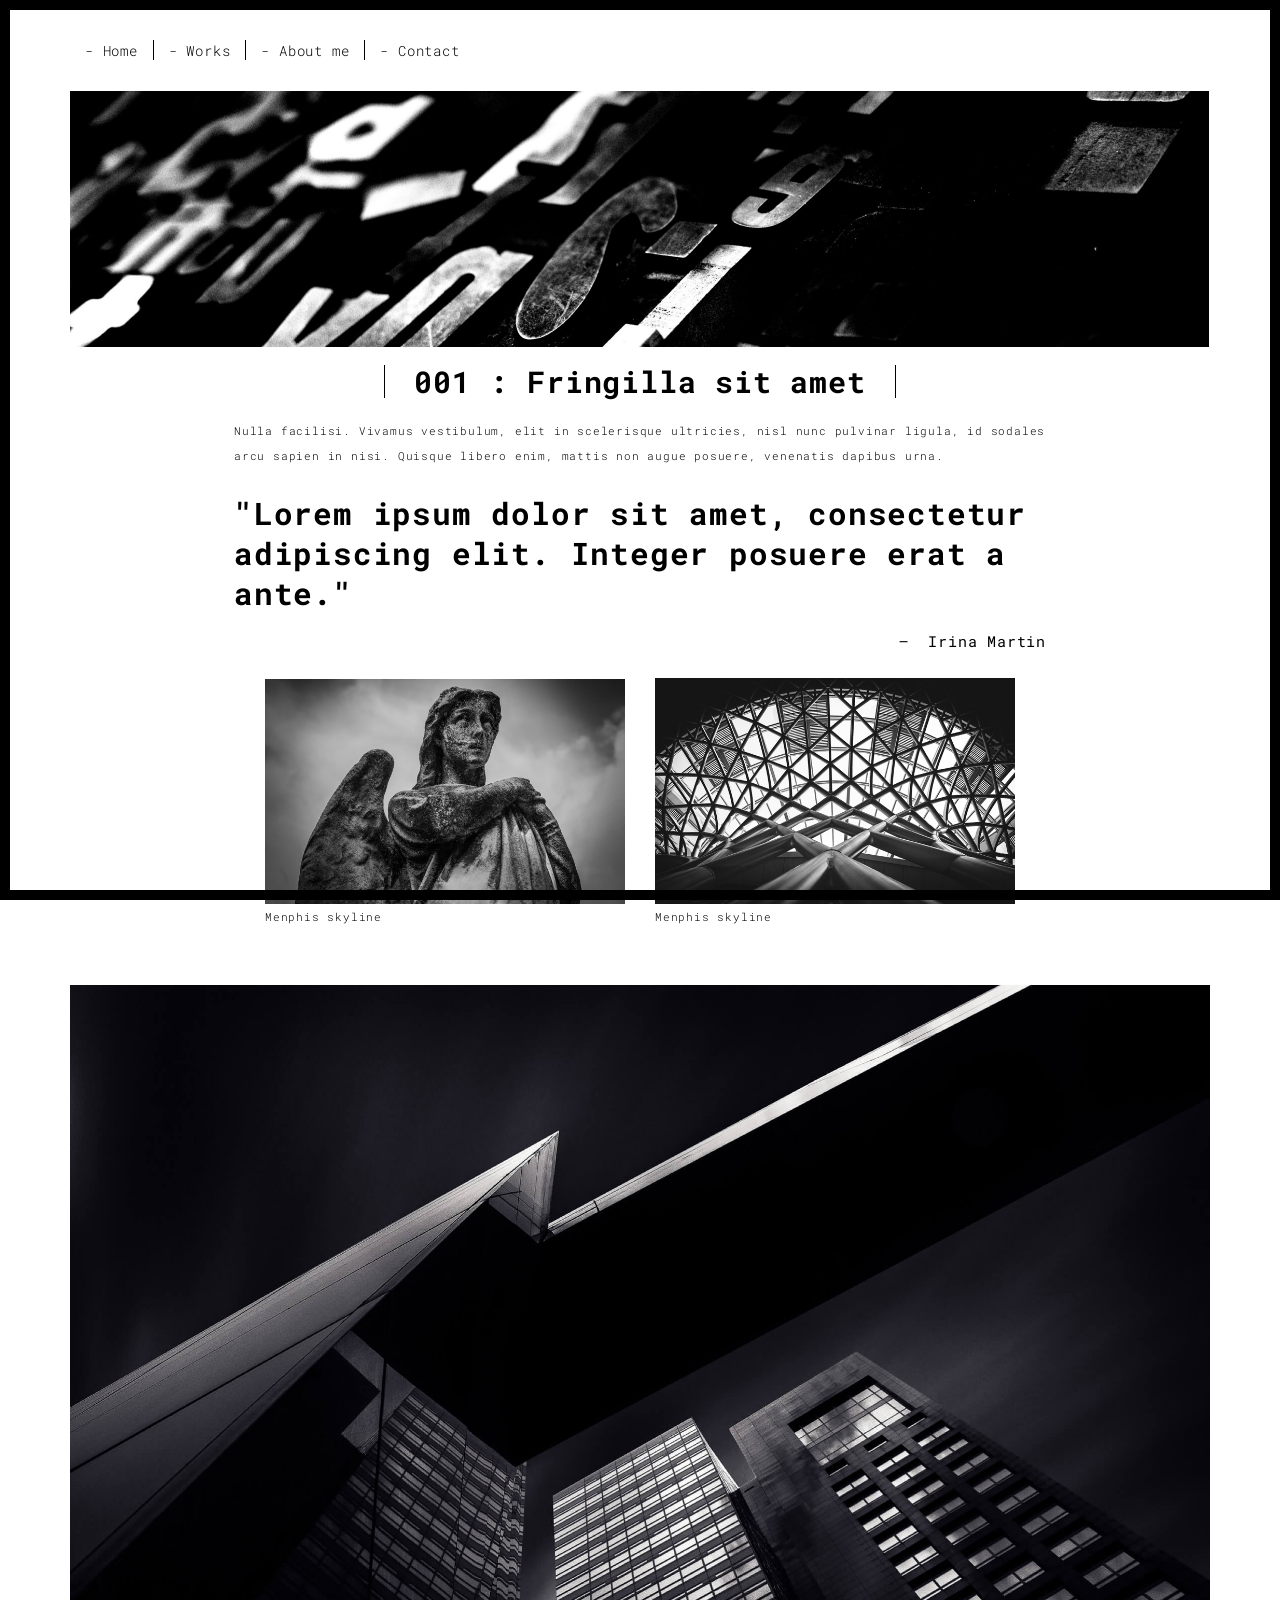
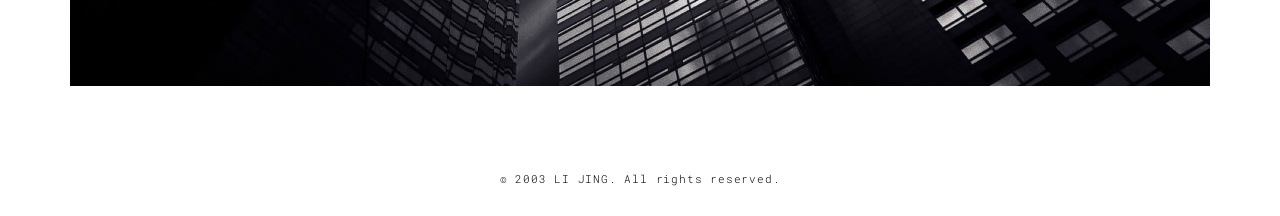
<file: workÔ­Ê¼°æ±¾.html>
<!DOCTYPE html>
<html lang="en">

<head>
  <meta charset="UTF-8">
  <meta content="IE=edge" http-equiv="X-UA-Compatible">
  <meta content="width=device-width,initial-scale=1" name="viewport">
  <meta content="description" name="description">
  <meta name="google" content="notranslate" />
  <meta content="Mashup templates have been developped by Orson.io team" name="author">

  <!-- Disable tap highlight on IE -->
  <meta name="msapplication-tap-highlight" content="no">
  
  <link rel="apple-touch-icon" sizes="180x180" href="./assets/apple-icon-180x180.png">
  <link href="./assets/favicon.ico" rel="icon">

  <title>LI JING</title>  

<link href="./main.3f6952e4.css" rel="stylesheet"></head>

<body class="">
<div id="site-border-left"></div>
<div id="site-border-right"></div>
<div id="site-border-top"></div>
<div id="site-border-bottom"></div>
<!-- Add your content of header -->
<header>
  <nav class="navbar  navbar-fixed-top navbar-default">
    <div class="container">
        <button type="button" class="navbar-toggle collapsed" data-toggle="collapse" data-target="#navbar-collapse" aria-expanded="false">
          <span class="sr-only">Toggle navigation</span>
          <span class="icon-bar"></span>
          <span class="icon-bar"></span>
          <span class="icon-bar"></span>
        </button>

      <div class="collapse navbar-collapse" id="navbar-collapse">
        <ul class="nav navbar-nav ">
          <li><a href="./index.html" title="">- Home</a></li>
          <li><a href="./works.html" title="">- Works</a></li>
          <li><a href="./about.html" title="">- About me</a></li>
          <li><a href="./contact.html" title="">- Contact</a></li>
        </ul>





      </div> 
    </div>
  </nav>
</header>
<div class="section-container">
  <div class="container">
    <div class="row">
      <div class="col-xs-12">
        <img src="./assets/images/work001-01.jpg" class="img-responsive" alt="">
        <div class="card-container">
          <div class="text-center">
            <h1 class="h2">001 : Fringilla sit amet</h1>
          </div>
          <p>Nulla facilisi. Vivamus vestibulum, elit in scelerisque ultricies, nisl nunc pulvinar ligula, id sodales arcu sapien in nisi. Quisque libero enim, mattis non augue posuere, venenatis dapibus urna.</p>

          <blockquote>
            <p>"Lorem ipsum dolor sit amet, consectetur adipiscing elit. Integer posuere erat a ante."</p>
            <small class="pull-right">Irina Martin</small>
          </blockquote>
        </div>
      </div>

      
      
      <div class="col-md-8 col-md-offset-2 section-container-spacer">
        <div class="row">
          <div class="col-xs-12 col-md-6">
            <img src="./assets/images/work001-02.jpg" class="img-responsive" alt="">
            <p>Menphis skyline</p>
          </div>
          <div class="col-xs-12 col-md-6">
            <img src="./assets/images/work001-03.jpg" class="img-responsive" alt="">
            <p>Menphis skyline</p>
          </div>
        </div>
      </div>

      <div class="col-xs-12">
        <img src="./assets/images/work001-04.jpg" class="img-responsive" alt="">
      </div>

    </div>
  </div>
</div>


<footer class="footer-container text-center">
  <div class="container">
    <div class="row">
      <div class="col-xs-12">
        <p>© 2003 LI JING. All rights reserved. </p>
      </div>
    </div>
  </div>
</footer>

<script>
  document.addEventListener("DOMContentLoaded", function (event) {
     navActivePage();
  });
</script>

<!-- Google Analytics: change UA-XXXXX-X to be your site's ID 

<script>
  (function (i, s, o, g, r, a, m) {
    i['GoogleAnalyticsObject'] = r; i[r] = i[r] || function () {
      (i[r].q = i[r].q || []).push(arguments)
    }, i[r].l = 1 * new Date(); a = s.createElement(o),
      m = s.getElementsByTagName(o)[0]; a.async = 1; a.src = g; m.parentNode.insertBefore(a, m)
  })(window, document, 'script', '//www.google-analytics.com/analytics.js', 'ga');
  ga('create', 'UA-XXXXX-X', 'auto');
  ga('send', 'pageview');
</script>

--> <script type="text/javascript" src="./main.70a66962.js"></script></body>

</html>
</file>
<file: main.3f6952e4.css>
@import url(https://fonts.googleapis.com/css?family=Roboto:900|Roboto+Mono:300,400,700);@import url(https://maxcdn.bootstrapcdn.com/font-awesome/4.7.0/css/font-awesome.min.css);/*!
 * Bootstrap v3.3.7 (http://getbootstrap.com)
 * Copyright 2011-2016 Twitter, Inc.
 * Licensed under MIT (https://github.com/twbs/bootstrap/blob/master/LICENSE)
 */
/*! normalize.css v3.0.3 | MIT License | github.com/necolas/normalize.css */html{font-family:sans-serif;-ms-text-size-adjust:100%;-webkit-text-size-adjust:100%}body{margin:0}article,aside,details,figcaption,figure,footer,header,hgroup,main,menu,nav,section,summary{display:block}audio,canvas,progress,video{display:inline-block;vertical-align:baseline}audio:not([controls]){display:none;height:0}[hidden],template{display:none}a{background-color:transparent}a:active,a:hover{outline:0}abbr[title]{border-bottom:1px dotted}b,strong{font-weight:700}dfn{font-style:italic}h1{font-size:2em;margin:.67em 0}mark{background:#ff0;color:#000}small{font-size:80%}sub,sup{font-size:75%;line-height:0;position:relative;vertical-align:baseline}sup{top:-.5em}sub{bottom:-.25em}img{border:0}svg:not(:root){overflow:hidden}figure{margin:1em 40px}hr{box-sizing:content-box;height:0}pre{overflow:auto}code,kbd,pre,samp{font-family:monospace,monospace;font-size:1em}button,input,optgroup,select,textarea{color:inherit;font:inherit;margin:0}button{overflow:visible}button,select{text-transform:none}button,html input[type=button],input[type=reset],input[type=submit]{-webkit-appearance:button;cursor:pointer}button[disabled],html input[disabled]{cursor:default}button::-moz-focus-inner,input::-moz-focus-inner{border:0;padding:0}input{line-height:normal}input[type=checkbox],input[type=radio]{box-sizing:border-box;padding:0}input[type=number]::-webkit-inner-spin-button,input[type=number]::-webkit-outer-spin-button{height:auto}input[type=search]{-webkit-appearance:textfield;box-sizing:content-box}input[type=search]::-webkit-search-cancel-button,input[type=search]::-webkit-search-decoration{-webkit-appearance:none}fieldset{border:1px solid silver;margin:0 2px;padding:.35em .625em .75em}textarea{overflow:auto}optgroup{font-weight:700}table{border-collapse:collapse;border-spacing:0}td,th{padding:0}

/*! Source: https://github.com/h5bp/html5-boilerplate/blob/master/src/css/main.css */@media print{*,:after,:before{background:transparent!important;color:#000!important;box-shadow:none!important;text-shadow:none!important}a,a:visited{text-decoration:underline}a[href]:after{content:" (" attr(href) ")"}abbr[title]:after{content:" (" attr(title) ")"}a[href^="#"]:after,a[href^="javascript:"]:after{content:""}blockquote,pre{border:1px solid #999;page-break-inside:avoid}thead{display:table-header-group}img,tr{page-break-inside:avoid}img{max-width:100%!important}h2,h3,p{orphans:3;widows:3}h2,h3{page-break-after:avoid}.navbar{display:none}.btn>.caret,.dropup>.btn>.caret{border-top-color:#000!important}.label{border:1px solid #000}.table{border-collapse:collapse!important}.table td,.table th{background-color:#fff!important}.table-bordered td,.table-bordered th{border:1px solid #ddd!important}}*,:after,:before{-webkit-box-sizing:border-box;-moz-box-sizing:border-box;box-sizing:border-box}html{font-size:10px;-webkit-tap-highlight-color:transparent}body{font-family:Roboto Mono,Helvetica,Arial,sans-serif;font-size:11px;line-height:1.78;color:#000;background-color:#fff}button,input,select,textarea{font-family:inherit;font-size:inherit;line-height:inherit}a{color:#001aff;text-decoration:none}a:focus,a:hover{color:#0012b3;text-decoration:underline}a:focus{outline:5px auto -webkit-focus-ring-color;outline-offset:-2px}figure{margin:0}img{vertical-align:middle}.img-responsive{display:block;max-width:100%;height:auto}.img-rounded{border-radius:0}.img-thumbnail{padding:4px;line-height:1.78;background-color:#fff;border:1px solid #ddd;border-radius:0;-webkit-transition:all .2s ease-in-out;-o-transition:all .2s ease-in-out;transition:all .2s ease-in-out;display:inline-block;max-width:100%;height:auto}.img-circle{border-radius:50%}hr{margin-top:19px;margin-bottom:19px;border:0;border-top:1px solid #eee}.sr-only{position:absolute;width:1px;height:1px;margin:-1px;padding:0;overflow:hidden;clip:rect(0,0,0,0);border:0}.sr-only-focusable:active,.sr-only-focusable:focus{position:static;width:auto;height:auto;margin:0;overflow:visible;clip:auto}[role=button]{cursor:pointer}.h1,.h2,.h3,.h4,.h5,.h6,h1,h2,h3,h4,h5,h6{font-family:Roboto Mono,Helvetica,Arial,sans-serif;font-weight:700;line-height:1.1;color:#000}.h1 .small,.h1 small,.h2 .small,.h2 small,.h3 .small,.h3 small,.h4 .small,.h4 small,.h5 .small,.h5 small,.h6 .small,.h6 small,h1 .small,h1 small,h2 .small,h2 small,h3 .small,h3 small,h4 .small,h4 small,h5 .small,h5 small,h6 .small,h6 small{font-weight:400;line-height:1;color:#777}.h1,.h2,.h3,h1,h2,h3{margin-top:19px;margin-bottom:9.5px}.h1 .small,.h1 small,.h2 .small,.h2 small,.h3 .small,.h3 small,h1 .small,h1 small,h2 .small,h2 small,h3 .small,h3 small{font-size:65%}.h4,.h5,.h6,h4,h5,h6{margin-top:9.5px;margin-bottom:9.5px}.h4 .small,.h4 small,.h5 .small,.h5 small,.h6 .small,.h6 small,h4 .small,h4 small,h5 .small,h5 small,h6 .small,h6 small{font-size:75%}.h1,h1{font-size:70px}.h2,h2{font-size:30px}.h3,h3{font-size:20px}.h4,.h5,h4,h5{font-size:11px}.h6,h6{font-size:10px}p{margin:0 0 9.5px}.lead{margin-bottom:19px;font-size:12px;font-weight:300;line-height:1.4}@media (min-width:768px){.lead{font-size:16.5px}}.small,small{font-size:90%}.mark,mark{background-color:#fcf8e3;padding:.2em}.text-left{text-align:left}.text-right{text-align:right}.text-center{text-align:center}.text-justify{text-align:justify}.text-nowrap{white-space:nowrap}.text-lowercase{text-transform:lowercase}.initialism,.text-uppercase{text-transform:uppercase}.text-capitalize{text-transform:capitalize}.text-muted{color:#777}.text-primary{color:#001aff}a.text-primary:focus,a.text-primary:hover{color:#0015cc}.text-success{color:#fff}a.text-success:focus,a.text-success:hover{color:#e6e6e6}.text-info{color:#31708f}a.text-info:focus,a.text-info:hover{color:#245269}.text-warning{color:#8a6d3b}a.text-warning:focus,a.text-warning:hover{color:#66512c}.text-danger{color:#fff}a.text-danger:focus,a.text-danger:hover{color:#e6e6e6}.bg-primary{color:#fff;background-color:#001aff}a.bg-primary:focus,a.bg-primary:hover{background-color:#0015cc}.bg-success,a.bg-success:focus,a.bg-success:hover{background-color:#000}.bg-info{background-color:#d9edf7}a.bg-info:focus,a.bg-info:hover{background-color:#afd9ee}.bg-warning{background-color:#fcf8e3}a.bg-warning:focus,a.bg-warning:hover{background-color:#f7ecb5}.bg-danger{background-color:red}a.bg-danger:focus,a.bg-danger:hover{background-color:#c00}.page-header{padding-bottom:8.5px;margin:38px 0 19px;border-bottom:1px solid #eee}ol,ul{margin-top:0;margin-bottom:9.5px}ol ol,ol ul,ul ol,ul ul{margin-bottom:0}.list-inline,.list-unstyled{padding-left:0;list-style:none}.list-inline{margin-left:-5px}.list-inline>li{display:inline-block;padding-left:5px;padding-right:5px}dl{margin-top:0;margin-bottom:19px}dd,dt{line-height:1.78}dt{font-weight:700}dd{margin-left:0}.dl-horizontal dd:after,.dl-horizontal dd:before{content:" ";display:table}.dl-horizontal dd:after{clear:both}@media (min-width:768px){.dl-horizontal dt{float:left;width:160px;clear:left;text-align:right;overflow:hidden;text-overflow:ellipsis;white-space:nowrap}.dl-horizontal dd{margin-left:180px}}abbr[data-original-title],abbr[title]{cursor:help;border-bottom:1px dotted #777}.initialism{font-size:90%}blockquote{padding:9.5px 19px;margin:0 0 19px;font-size:13.75px;border-left:5px solid #eee}blockquote ol:last-child,blockquote p:last-child,blockquote ul:last-child{margin-bottom:0}blockquote .small,blockquote footer,blockquote small{display:block;font-size:80%;line-height:1.78;color:#777}blockquote .small:before,blockquote footer:before,blockquote small:before{content:"\2014   \A0"}.blockquote-reverse,blockquote.pull-right{padding-right:15px;padding-left:0;border-right:5px solid #eee;border-left:0;text-align:right}.blockquote-reverse .small:before,.blockquote-reverse footer:before,.blockquote-reverse small:before,blockquote.pull-right .small:before,blockquote.pull-right footer:before,blockquote.pull-right small:before{content:""}.blockquote-reverse .small:after,.blockquote-reverse footer:after,.blockquote-reverse small:after,blockquote.pull-right .small:after,blockquote.pull-right footer:after,blockquote.pull-right small:after{content:"\A0   \2014"}address{margin-bottom:19px;font-style:normal;line-height:1.78}code,kbd,pre,samp{font-family:Menlo,Monaco,Consolas,Courier New,monospace}code{color:#c7254e;background-color:#f9f2f4}code,kbd{padding:2px 4px;font-size:90%;border-radius:0}kbd{color:#fff;background-color:#333;box-shadow:inset 0 -1px 0 rgba(0,0,0,.25)}kbd kbd{padding:0;font-size:100%;font-weight:700;box-shadow:none}pre{display:block;padding:9px;margin:0 0 9.5px;font-size:10px;line-height:1.78;word-break:break-all;word-wrap:break-word;color:#333;background-color:#f5f5f5;border:1px solid #ccc;border-radius:0}pre code{padding:0;font-size:inherit;color:inherit;white-space:pre-wrap;background-color:transparent;border-radius:0}.pre-scrollable{max-height:340px;overflow-y:scroll}.container{margin-right:auto;margin-left:auto;padding-left:15px;padding-right:15px}.container:after,.container:before{content:" ";display:table}.container:after{clear:both}@media (min-width:768px){.container{width:750px}}@media (min-width:992px){.container{width:970px}}@media (min-width:1200px){.container{width:1170px}}.container-fluid{margin-right:auto;margin-left:auto;padding-left:15px;padding-right:15px}.container-fluid:after,.container-fluid:before{content:" ";display:table}.container-fluid:after{clear:both}.row{margin-left:-15px;margin-right:-15px}.row:after,.row:before{content:" ";display:table}.row:after{clear:both}.col-lg-1,.col-lg-2,.col-lg-3,.col-lg-4,.col-lg-5,.col-lg-6,.col-lg-7,.col-lg-8,.col-lg-9,.col-lg-10,.col-lg-11,.col-lg-12,.col-md-1,.col-md-2,.col-md-3,.col-md-4,.col-md-5,.col-md-6,.col-md-7,.col-md-8,.col-md-9,.col-md-10,.col-md-11,.col-md-12,.col-sm-1,.col-sm-2,.col-sm-3,.col-sm-4,.col-sm-5,.col-sm-6,.col-sm-7,.col-sm-8,.col-sm-9,.col-sm-10,.col-sm-11,.col-sm-12,.col-xs-1,.col-xs-2,.col-xs-3,.col-xs-4,.col-xs-5,.col-xs-6,.col-xs-7,.col-xs-8,.col-xs-9,.col-xs-10,.col-xs-11,.col-xs-12{position:relative;min-height:1px;padding-left:15px;padding-right:15px}.col-xs-1,.col-xs-2,.col-xs-3,.col-xs-4,.col-xs-5,.col-xs-6,.col-xs-7,.col-xs-8,.col-xs-9,.col-xs-10,.col-xs-11,.col-xs-12{float:left}.col-xs-1{width:8.33333%}.col-xs-2{width:16.66667%}.col-xs-3{width:25%}.col-xs-4{width:33.33333%}.col-xs-5{width:41.66667%}.col-xs-6{width:50%}.col-xs-7{width:58.33333%}.col-xs-8{width:66.66667%}.col-xs-9{width:75%}.col-xs-10{width:83.33333%}.col-xs-11{width:91.66667%}.col-xs-12{width:100%}.col-xs-pull-0{right:auto}.col-xs-pull-1{right:8.33333%}.col-xs-pull-2{right:16.66667%}.col-xs-pull-3{right:25%}.col-xs-pull-4{right:33.33333%}.col-xs-pull-5{right:41.66667%}.col-xs-pull-6{right:50%}.col-xs-pull-7{right:58.33333%}.col-xs-pull-8{right:66.66667%}.col-xs-pull-9{right:75%}.col-xs-pull-10{right:83.33333%}.col-xs-pull-11{right:91.66667%}.col-xs-pull-12{right:100%}.col-xs-push-0{left:auto}.col-xs-push-1{left:8.33333%}.col-xs-push-2{left:16.66667%}.col-xs-push-3{left:25%}.col-xs-push-4{left:33.33333%}.col-xs-push-5{left:41.66667%}.col-xs-push-6{left:50%}.col-xs-push-7{left:58.33333%}.col-xs-push-8{left:66.66667%}.col-xs-push-9{left:75%}.col-xs-push-10{left:83.33333%}.col-xs-push-11{left:91.66667%}.col-xs-push-12{left:100%}.col-xs-offset-0{margin-left:0}.col-xs-offset-1{margin-left:8.33333%}.col-xs-offset-2{margin-left:16.66667%}.col-xs-offset-3{margin-left:25%}.col-xs-offset-4{margin-left:33.33333%}.col-xs-offset-5{margin-left:41.66667%}.col-xs-offset-6{margin-left:50%}.col-xs-offset-7{margin-left:58.33333%}.col-xs-offset-8{margin-left:66.66667%}.col-xs-offset-9{margin-left:75%}.col-xs-offset-10{margin-left:83.33333%}.col-xs-offset-11{margin-left:91.66667%}.col-xs-offset-12{margin-left:100%}@media (min-width:768px){.col-sm-1,.col-sm-2,.col-sm-3,.col-sm-4,.col-sm-5,.col-sm-6,.col-sm-7,.col-sm-8,.col-sm-9,.col-sm-10,.col-sm-11,.col-sm-12{float:left}.col-sm-1{width:8.33333%}.col-sm-2{width:16.66667%}.col-sm-3{width:25%}.col-sm-4{width:33.33333%}.col-sm-5{width:41.66667%}.col-sm-6{width:50%}.col-sm-7{width:58.33333%}.col-sm-8{width:66.66667%}.col-sm-9{width:75%}.col-sm-10{width:83.33333%}.col-sm-11{width:91.66667%}.col-sm-12{width:100%}.col-sm-pull-0{right:auto}.col-sm-pull-1{right:8.33333%}.col-sm-pull-2{right:16.66667%}.col-sm-pull-3{right:25%}.col-sm-pull-4{right:33.33333%}.col-sm-pull-5{right:41.66667%}.col-sm-pull-6{right:50%}.col-sm-pull-7{right:58.33333%}.col-sm-pull-8{right:66.66667%}.col-sm-pull-9{right:75%}.col-sm-pull-10{right:83.33333%}.col-sm-pull-11{right:91.66667%}.col-sm-pull-12{right:100%}.col-sm-push-0{left:auto}.col-sm-push-1{left:8.33333%}.col-sm-push-2{left:16.66667%}.col-sm-push-3{left:25%}.col-sm-push-4{left:33.33333%}.col-sm-push-5{left:41.66667%}.col-sm-push-6{left:50%}.col-sm-push-7{left:58.33333%}.col-sm-push-8{left:66.66667%}.col-sm-push-9{left:75%}.col-sm-push-10{left:83.33333%}.col-sm-push-11{left:91.66667%}.col-sm-push-12{left:100%}.col-sm-offset-0{margin-left:0}.col-sm-offset-1{margin-left:8.33333%}.col-sm-offset-2{margin-left:16.66667%}.col-sm-offset-3{margin-left:25%}.col-sm-offset-4{margin-left:33.33333%}.col-sm-offset-5{margin-left:41.66667%}.col-sm-offset-6{margin-left:50%}.col-sm-offset-7{margin-left:58.33333%}.col-sm-offset-8{margin-left:66.66667%}.col-sm-offset-9{margin-left:75%}.col-sm-offset-10{margin-left:83.33333%}.col-sm-offset-11{margin-left:91.66667%}.col-sm-offset-12{margin-left:100%}}@media (min-width:992px){.col-md-1,.col-md-2,.col-md-3,.col-md-4,.col-md-5,.col-md-6,.col-md-7,.col-md-8,.col-md-9,.col-md-10,.col-md-11,.col-md-12{float:left}.col-md-1{width:8.33333%}.col-md-2{width:16.66667%}.col-md-3{width:25%}.col-md-4{width:33.33333%}.col-md-5{width:41.66667%}.col-md-6{width:50%}.col-md-7{width:58.33333%}.col-md-8{width:66.66667%}.col-md-9{width:75%}.col-md-10{width:83.33333%}.col-md-11{width:91.66667%}.col-md-12{width:100%}.col-md-pull-0{right:auto}.col-md-pull-1{right:8.33333%}.col-md-pull-2{right:16.66667%}.col-md-pull-3{right:25%}.col-md-pull-4{right:33.33333%}.col-md-pull-5{right:41.66667%}.col-md-pull-6{right:50%}.col-md-pull-7{right:58.33333%}.col-md-pull-8{right:66.66667%}.col-md-pull-9{right:75%}.col-md-pull-10{right:83.33333%}.col-md-pull-11{right:91.66667%}.col-md-pull-12{right:100%}.col-md-push-0{left:auto}.col-md-push-1{left:8.33333%}.col-md-push-2{left:16.66667%}.col-md-push-3{left:25%}.col-md-push-4{left:33.33333%}.col-md-push-5{left:41.66667%}.col-md-push-6{left:50%}.col-md-push-7{left:58.33333%}.col-md-push-8{left:66.66667%}.col-md-push-9{left:75%}.col-md-push-10{left:83.33333%}.col-md-push-11{left:91.66667%}.col-md-push-12{left:100%}.col-md-offset-0{margin-left:0}.col-md-offset-1{margin-left:8.33333%}.col-md-offset-2{margin-left:16.66667%}.col-md-offset-3{margin-left:25%}.col-md-offset-4{margin-left:33.33333%}.col-md-offset-5{margin-left:41.66667%}.col-md-offset-6{margin-left:50%}.col-md-offset-7{margin-left:58.33333%}.col-md-offset-8{margin-left:66.66667%}.col-md-offset-9{margin-left:75%}.col-md-offset-10{margin-left:83.33333%}.col-md-offset-11{margin-left:91.66667%}.col-md-offset-12{margin-left:100%}}@media (min-width:1200px){.col-lg-1,.col-lg-2,.col-lg-3,.col-lg-4,.col-lg-5,.col-lg-6,.col-lg-7,.col-lg-8,.col-lg-9,.col-lg-10,.col-lg-11,.col-lg-12{float:left}.col-lg-1{width:8.33333%}.col-lg-2{width:16.66667%}.col-lg-3{width:25%}.col-lg-4{width:33.33333%}.col-lg-5{width:41.66667%}.col-lg-6{width:50%}.col-lg-7{width:58.33333%}.col-lg-8{width:66.66667%}.col-lg-9{width:75%}.col-lg-10{width:83.33333%}.col-lg-11{width:91.66667%}.col-lg-12{width:100%}.col-lg-pull-0{right:auto}.col-lg-pull-1{right:8.33333%}.col-lg-pull-2{right:16.66667%}.col-lg-pull-3{right:25%}.col-lg-pull-4{right:33.33333%}.col-lg-pull-5{right:41.66667%}.col-lg-pull-6{right:50%}.col-lg-pull-7{right:58.33333%}.col-lg-pull-8{right:66.66667%}.col-lg-pull-9{right:75%}.col-lg-pull-10{right:83.33333%}.col-lg-pull-11{right:91.66667%}.col-lg-pull-12{right:100%}.col-lg-push-0{left:auto}.col-lg-push-1{left:8.33333%}.col-lg-push-2{left:16.66667%}.col-lg-push-3{left:25%}.col-lg-push-4{left:33.33333%}.col-lg-push-5{left:41.66667%}.col-lg-push-6{left:50%}.col-lg-push-7{left:58.33333%}.col-lg-push-8{left:66.66667%}.col-lg-push-9{left:75%}.col-lg-push-10{left:83.33333%}.col-lg-push-11{left:91.66667%}.col-lg-push-12{left:100%}.col-lg-offset-0{margin-left:0}.col-lg-offset-1{margin-left:8.33333%}.col-lg-offset-2{margin-left:16.66667%}.col-lg-offset-3{margin-left:25%}.col-lg-offset-4{margin-left:33.33333%}.col-lg-offset-5{margin-left:41.66667%}.col-lg-offset-6{margin-left:50%}.col-lg-offset-7{margin-left:58.33333%}.col-lg-offset-8{margin-left:66.66667%}.col-lg-offset-9{margin-left:75%}.col-lg-offset-10{margin-left:83.33333%}.col-lg-offset-11{margin-left:91.66667%}.col-lg-offset-12{margin-left:100%}}table{background-color:transparent}caption{padding-top:8px;padding-bottom:8px;color:#777}caption,th{text-align:left}.table{width:100%;max-width:100%;margin-bottom:19px}.table>tbody>tr>td,.table>tbody>tr>th,.table>tfoot>tr>td,.table>tfoot>tr>th,.table>thead>tr>td,.table>thead>tr>th{padding:8px;line-height:1.78;vertical-align:top;border-top:1px solid #ddd}.table>thead>tr>th{vertical-align:bottom;border-bottom:2px solid #ddd}.table>caption+thead>tr:first-child>td,.table>caption+thead>tr:first-child>th,.table>colgroup+thead>tr:first-child>td,.table>colgroup+thead>tr:first-child>th,.table>thead:first-child>tr:first-child>td,.table>thead:first-child>tr:first-child>th{border-top:0}.table>tbody+tbody{border-top:2px solid #ddd}.table .table{background-color:#fff}.table-condensed>tbody>tr>td,.table-condensed>tbody>tr>th,.table-condensed>tfoot>tr>td,.table-condensed>tfoot>tr>th,.table-condensed>thead>tr>td,.table-condensed>thead>tr>th{padding:5px}.table-bordered,.table-bordered>tbody>tr>td,.table-bordered>tbody>tr>th,.table-bordered>tfoot>tr>td,.table-bordered>tfoot>tr>th,.table-bordered>thead>tr>td,.table-bordered>thead>tr>th{border:1px solid #ddd}.table-bordered>thead>tr>td,.table-bordered>thead>tr>th{border-bottom-width:2px}.table-striped>tbody>tr:nth-of-type(odd){background-color:#f9f9f9}.table-hover>tbody>tr:hover{background-color:#f5f5f5}table col[class*=col-]{position:static;float:none;display:table-column}table td[class*=col-],table th[class*=col-]{position:static;float:none;display:table-cell}.table>tbody>tr.active>td,.table>tbody>tr.active>th,.table>tbody>tr>td.active,.table>tbody>tr>th.active,.table>tfoot>tr.active>td,.table>tfoot>tr.active>th,.table>tfoot>tr>td.active,.table>tfoot>tr>th.active,.table>thead>tr.active>td,.table>thead>tr.active>th,.table>thead>tr>td.active,.table>thead>tr>th.active{background-color:#f5f5f5}.table-hover>tbody>tr.active:hover>td,.table-hover>tbody>tr.active:hover>th,.table-hover>tbody>tr:hover>.active,.table-hover>tbody>tr>td.active:hover,.table-hover>tbody>tr>th.active:hover{background-color:#e8e8e8}.table-hover>tbody>tr.success:hover>td,.table-hover>tbody>tr.success:hover>th,.table-hover>tbody>tr:hover>.success,.table-hover>tbody>tr>td.success:hover,.table-hover>tbody>tr>th.success:hover,.table>tbody>tr.success>td,.table>tbody>tr.success>th,.table>tbody>tr>td.success,.table>tbody>tr>th.success,.table>tfoot>tr.success>td,.table>tfoot>tr.success>th,.table>tfoot>tr>td.success,.table>tfoot>tr>th.success,.table>thead>tr.success>td,.table>thead>tr.success>th,.table>thead>tr>td.success,.table>thead>tr>th.success{background-color:#000}.table>tbody>tr.info>td,.table>tbody>tr.info>th,.table>tbody>tr>td.info,.table>tbody>tr>th.info,.table>tfoot>tr.info>td,.table>tfoot>tr.info>th,.table>tfoot>tr>td.info,.table>tfoot>tr>th.info,.table>thead>tr.info>td,.table>thead>tr.info>th,.table>thead>tr>td.info,.table>thead>tr>th.info{background-color:#d9edf7}.table-hover>tbody>tr.info:hover>td,.table-hover>tbody>tr.info:hover>th,.table-hover>tbody>tr:hover>.info,.table-hover>tbody>tr>td.info:hover,.table-hover>tbody>tr>th.info:hover{background-color:#c4e3f3}.table>tbody>tr.warning>td,.table>tbody>tr.warning>th,.table>tbody>tr>td.warning,.table>tbody>tr>th.warning,.table>tfoot>tr.warning>td,.table>tfoot>tr.warning>th,.table>tfoot>tr>td.warning,.table>tfoot>tr>th.warning,.table>thead>tr.warning>td,.table>thead>tr.warning>th,.table>thead>tr>td.warning,.table>thead>tr>th.warning{background-color:#fcf8e3}.table-hover>tbody>tr.warning:hover>td,.table-hover>tbody>tr.warning:hover>th,.table-hover>tbody>tr:hover>.warning,.table-hover>tbody>tr>td.warning:hover,.table-hover>tbody>tr>th.warning:hover{background-color:#faf2cc}.table>tbody>tr.danger>td,.table>tbody>tr.danger>th,.table>tbody>tr>td.danger,.table>tbody>tr>th.danger,.table>tfoot>tr.danger>td,.table>tfoot>tr.danger>th,.table>tfoot>tr>td.danger,.table>tfoot>tr>th.danger,.table>thead>tr.danger>td,.table>thead>tr.danger>th,.table>thead>tr>td.danger,.table>thead>tr>th.danger{background-color:red}.table-hover>tbody>tr.danger:hover>td,.table-hover>tbody>tr.danger:hover>th,.table-hover>tbody>tr:hover>.danger,.table-hover>tbody>tr>td.danger:hover,.table-hover>tbody>tr>th.danger:hover{background-color:#e60000}.table-responsive{overflow-x:auto;min-height:.01%}@media screen and (max-width:767px){.table-responsive{width:100%;margin-bottom:14.25px;overflow-y:hidden;-ms-overflow-style:-ms-autohiding-scrollbar;border:1px solid #ddd}.table-responsive>.table{margin-bottom:0}.table-responsive>.table>tbody>tr>td,.table-responsive>.table>tbody>tr>th,.table-responsive>.table>tfoot>tr>td,.table-responsive>.table>tfoot>tr>th,.table-responsive>.table>thead>tr>td,.table-responsive>.table>thead>tr>th{white-space:nowrap}.table-responsive>.table-bordered{border:0}.table-responsive>.table-bordered>tbody>tr>td:first-child,.table-responsive>.table-bordered>tbody>tr>th:first-child,.table-responsive>.table-bordered>tfoot>tr>td:first-child,.table-responsive>.table-bordered>tfoot>tr>th:first-child,.table-responsive>.table-bordered>thead>tr>td:first-child,.table-responsive>.table-bordered>thead>tr>th:first-child{border-left:0}.table-responsive>.table-bordered>tbody>tr>td:last-child,.table-responsive>.table-bordered>tbody>tr>th:last-child,.table-responsive>.table-bordered>tfoot>tr>td:last-child,.table-responsive>.table-bordered>tfoot>tr>th:last-child,.table-responsive>.table-bordered>thead>tr>td:last-child,.table-responsive>.table-bordered>thead>tr>th:last-child{border-right:0}.table-responsive>.table-bordered>tbody>tr:last-child>td,.table-responsive>.table-bordered>tbody>tr:last-child>th,.table-responsive>.table-bordered>tfoot>tr:last-child>td,.table-responsive>.table-bordered>tfoot>tr:last-child>th{border-bottom:0}}fieldset{margin:0;min-width:0}fieldset,legend{padding:0;border:0}legend{display:block;width:100%;margin-bottom:19px;font-size:16.5px;line-height:inherit;color:#333;border-bottom:1px solid #e5e5e5}label{display:inline-block;max-width:100%;margin-bottom:5px;font-weight:700}input[type=search]{-webkit-box-sizing:border-box;-moz-box-sizing:border-box;box-sizing:border-box}input[type=checkbox],input[type=radio]{margin:4px 0 0;margin-top:1px\9;line-height:normal}input[type=file]{display:block}input[type=range]{display:block;width:100%}select[multiple],select[size]{height:auto}input[type=checkbox]:focus,input[type=file]:focus,input[type=radio]:focus{outline:5px auto -webkit-focus-ring-color;outline-offset:-2px}output{padding-top:9px}.form-control,output{display:block;font-size:11px;line-height:1.78;color:#555}.form-control{width:100%;height:40px;padding:8px 14px;background-color:#fff;background-image:none;border:1px solid #000;border-radius:0;-webkit-box-shadow:inset 0 1px 1px rgba(0,0,0,.075);box-shadow:inset 0 1px 1px rgba(0,0,0,.075);-webkit-transition:border-color .15s ease-in-out,box-shadow .15s ease-in-out;-o-transition:border-color ease-in-out .15s,box-shadow ease-in-out .15s;transition:border-color .15s ease-in-out,box-shadow .15s ease-in-out}.form-control:focus{border-color:#66afe9;-webkit-box-shadow:inset 0 1px 1px rgba(0,0,0,.075),0 0 8px rgba(102,175,233,.6);box-shadow:inset 0 1px 1px rgba(0,0,0,.075),0 0 8px rgba(102,175,233,.6)}.form-control::-moz-placeholder{color:#999;opacity:1}.form-control:-ms-input-placeholder{color:#999}.form-control::-webkit-input-placeholder{color:#999}.form-control::-ms-expand{border:0;background-color:transparent}.form-control[disabled],.form-control[readonly],fieldset[disabled] .form-control{background-color:#eee;opacity:1}.form-control[disabled],fieldset[disabled] .form-control{cursor:not-allowed}textarea.form-control{height:auto}input[type=search]{-webkit-appearance:none}@media screen and (-webkit-min-device-pixel-ratio:0){input[type=date].form-control,input[type=datetime-local].form-control,input[type=month].form-control,input[type=time].form-control{line-height:40px}.input-group-sm>.input-group-btn>input[type=date].btn,.input-group-sm>.input-group-btn>input[type=datetime-local].btn,.input-group-sm>.input-group-btn>input[type=month].btn,.input-group-sm>.input-group-btn>input[type=time].btn,.input-group-sm>input[type=date].form-control,.input-group-sm>input[type=date].input-group-addon,.input-group-sm>input[type=datetime-local].form-control,.input-group-sm>input[type=datetime-local].input-group-addon,.input-group-sm>input[type=month].form-control,.input-group-sm>input[type=month].input-group-addon,.input-group-sm>input[type=time].form-control,.input-group-sm>input[type=time].input-group-addon,.input-group-sm input[type=date],.input-group-sm input[type=datetime-local],.input-group-sm input[type=month],.input-group-sm input[type=time],input[type=date].input-sm,input[type=datetime-local].input-sm,input[type=month].input-sm,input[type=time].input-sm{line-height:27px}.input-group-lg>.input-group-btn>input[type=date].btn,.input-group-lg>.input-group-btn>input[type=datetime-local].btn,.input-group-lg>.input-group-btn>input[type=month].btn,.input-group-lg>.input-group-btn>input[type=time].btn,.input-group-lg>input[type=date].form-control,.input-group-lg>input[type=date].input-group-addon,.input-group-lg>input[type=datetime-local].form-control,.input-group-lg>input[type=datetime-local].input-group-addon,.input-group-lg>input[type=month].form-control,.input-group-lg>input[type=month].input-group-addon,.input-group-lg>input[type=time].form-control,.input-group-lg>input[type=time].input-group-addon,.input-group-lg input[type=date],.input-group-lg input[type=datetime-local],.input-group-lg input[type=month],.input-group-lg input[type=time],input[type=date].input-lg,input[type=datetime-local].input-lg,input[type=month].input-lg,input[type=time].input-lg{line-height:41px}}.form-group{margin-bottom:15px}.checkbox,.radio{position:relative;display:block;margin-top:10px;margin-bottom:10px}.checkbox label,.radio label{min-height:19px;padding-left:20px;margin-bottom:0;font-weight:400;cursor:pointer}.checkbox-inline input[type=checkbox],.checkbox input[type=checkbox],.radio-inline input[type=radio],.radio input[type=radio]{position:absolute;margin-left:-20px;margin-top:4px\9}.checkbox+.checkbox,.radio+.radio{margin-top:-5px}.checkbox-inline,.radio-inline{position:relative;display:inline-block;padding-left:20px;margin-bottom:0;vertical-align:middle;font-weight:400;cursor:pointer}.checkbox-inline+.checkbox-inline,.radio-inline+.radio-inline{margin-top:0;margin-left:10px}.checkbox-inline.disabled,.checkbox.disabled label,.radio-inline.disabled,.radio.disabled label,fieldset[disabled] .checkbox-inline,fieldset[disabled] .checkbox label,fieldset[disabled] .radio-inline,fieldset[disabled] .radio label,fieldset[disabled] input[type=checkbox],fieldset[disabled] input[type=radio],input[type=checkbox].disabled,input[type=checkbox][disabled],input[type=radio].disabled,input[type=radio][disabled]{cursor:not-allowed}.form-control-static{padding-top:9px;padding-bottom:9px;margin-bottom:0;min-height:30px}.form-control-static.input-lg,.form-control-static.input-sm,.input-group-lg>.form-control-static.form-control,.input-group-lg>.form-control-static.input-group-addon,.input-group-lg>.input-group-btn>.form-control-static.btn,.input-group-sm>.form-control-static.form-control,.input-group-sm>.form-control-static.input-group-addon,.input-group-sm>.input-group-btn>.form-control-static.btn{padding-left:0;padding-right:0}.input-group-sm>.form-control,.input-group-sm>.input-group-addon,.input-group-sm>.input-group-btn>.btn,.input-sm{height:27px;padding:5px 10px;font-size:10px;line-height:1.5;border-radius:0}.input-group-sm>.input-group-btn>select.btn,.input-group-sm>select.form-control,.input-group-sm>select.input-group-addon,select.input-sm{height:27px;line-height:27px}.input-group-sm>.input-group-btn>select[multiple].btn,.input-group-sm>.input-group-btn>textarea.btn,.input-group-sm>select[multiple].form-control,.input-group-sm>select[multiple].input-group-addon,.input-group-sm>textarea.form-control,.input-group-sm>textarea.input-group-addon,select[multiple].input-sm,textarea.input-sm{height:auto}.form-group-sm .form-control{height:27px;padding:5px 10px;font-size:10px;line-height:1.5;border-radius:0}.form-group-sm select.form-control{height:27px;line-height:27px}.form-group-sm select[multiple].form-control,.form-group-sm textarea.form-control{height:auto}.form-group-sm .form-control-static{height:27px;min-height:29px;padding:6px 10px;font-size:10px;line-height:1.5}.input-group-lg>.form-control,.input-group-lg>.input-group-addon,.input-group-lg>.input-group-btn>.btn,.input-lg{height:41px;padding:10px 16px;font-size:14px;line-height:1.33333;border-radius:0}.input-group-lg>.input-group-btn>select.btn,.input-group-lg>select.form-control,.input-group-lg>select.input-group-addon,select.input-lg{height:41px;line-height:41px}.input-group-lg>.input-group-btn>select[multiple].btn,.input-group-lg>.input-group-btn>textarea.btn,.input-group-lg>select[multiple].form-control,.input-group-lg>select[multiple].input-group-addon,.input-group-lg>textarea.form-control,.input-group-lg>textarea.input-group-addon,select[multiple].input-lg,textarea.input-lg{height:auto}.form-group-lg .form-control{height:41px;padding:10px 16px;font-size:14px;line-height:1.33333;border-radius:0}.form-group-lg select.form-control{height:41px;line-height:41px}.form-group-lg select[multiple].form-control,.form-group-lg textarea.form-control{height:auto}.form-group-lg .form-control-static{height:41px;min-height:33px;padding:11px 16px;font-size:14px;line-height:1.33333}.has-feedback{position:relative}.has-feedback .form-control{padding-right:50px}.form-control-feedback{position:absolute;top:0;right:0;z-index:2;display:block;width:40px;height:40px;line-height:40px;text-align:center;pointer-events:none}.form-group-lg .form-control+.form-control-feedback,.input-group-lg+.form-control-feedback,.input-group-lg>.form-control+.form-control-feedback,.input-group-lg>.input-group-addon+.form-control-feedback,.input-group-lg>.input-group-btn>.btn+.form-control-feedback,.input-lg+.form-control-feedback{width:41px;height:41px;line-height:41px}.form-group-sm .form-control+.form-control-feedback,.input-group-sm+.form-control-feedback,.input-group-sm>.form-control+.form-control-feedback,.input-group-sm>.input-group-addon+.form-control-feedback,.input-group-sm>.input-group-btn>.btn+.form-control-feedback,.input-sm+.form-control-feedback{width:27px;height:27px;line-height:27px}.has-success .checkbox,.has-success .checkbox-inline,.has-success.checkbox-inline label,.has-success.checkbox label,.has-success .control-label,.has-success .help-block,.has-success .radio,.has-success .radio-inline,.has-success.radio-inline label,.has-success.radio label{color:#fff}.has-success .form-control{border-color:#fff;-webkit-box-shadow:inset 0 1px 1px rgba(0,0,0,.075);box-shadow:inset 0 1px 1px rgba(0,0,0,.075)}.has-success .form-control:focus{border-color:#e6e6e6;-webkit-box-shadow:inset 0 1px 1px rgba(0,0,0,.075),0 0 6px #fff;box-shadow:inset 0 1px 1px rgba(0,0,0,.075),0 0 6px #fff}.has-success .input-group-addon{color:#fff;border-color:#fff;background-color:#000}.has-success .form-control-feedback{color:#fff}.has-warning .checkbox,.has-warning .checkbox-inline,.has-warning.checkbox-inline label,.has-warning.checkbox label,.has-warning .control-label,.has-warning .help-block,.has-warning .radio,.has-warning .radio-inline,.has-warning.radio-inline label,.has-warning.radio label{color:#8a6d3b}.has-warning .form-control{border-color:#8a6d3b;-webkit-box-shadow:inset 0 1px 1px rgba(0,0,0,.075);box-shadow:inset 0 1px 1px rgba(0,0,0,.075)}.has-warning .form-control:focus{border-color:#66512c;-webkit-box-shadow:inset 0 1px 1px rgba(0,0,0,.075),0 0 6px #c0a16b;box-shadow:inset 0 1px 1px rgba(0,0,0,.075),0 0 6px #c0a16b}.has-warning .input-group-addon{color:#8a6d3b;border-color:#8a6d3b;background-color:#fcf8e3}.has-warning .form-control-feedback{color:#8a6d3b}.has-error .checkbox,.has-error .checkbox-inline,.has-error.checkbox-inline label,.has-error.checkbox label,.has-error .control-label,.has-error .help-block,.has-error .radio,.has-error .radio-inline,.has-error.radio-inline label,.has-error.radio label{color:#fff}.has-error .form-control{border-color:#fff;-webkit-box-shadow:inset 0 1px 1px rgba(0,0,0,.075);box-shadow:inset 0 1px 1px rgba(0,0,0,.075)}.has-error .form-control:focus{border-color:#e6e6e6;-webkit-box-shadow:inset 0 1px 1px rgba(0,0,0,.075),0 0 6px #fff;box-shadow:inset 0 1px 1px rgba(0,0,0,.075),0 0 6px #fff}.has-error .input-group-addon{color:#fff;border-color:#fff;background-color:red}.has-error .form-control-feedback{color:#fff}.has-feedback label~.form-control-feedback{top:24px}.has-feedback label.sr-only~.form-control-feedback{top:0}.help-block{display:block;margin-top:5px;margin-bottom:10px;color:#404040}@media (min-width:768px){.form-inline .form-group{display:inline-block;margin-bottom:0;vertical-align:middle}.form-inline .form-control{display:inline-block;width:auto;vertical-align:middle}.form-inline .form-control-static{display:inline-block}.form-inline .input-group{display:inline-table;vertical-align:middle}.form-inline .input-group .form-control,.form-inline .input-group .input-group-addon,.form-inline .input-group .input-group-btn{width:auto}.form-inline .input-group>.form-control{width:100%}.form-inline .control-label{margin-bottom:0;vertical-align:middle}.form-inline .checkbox,.form-inline .radio{display:inline-block;margin-top:0;margin-bottom:0;vertical-align:middle}.form-inline .checkbox label,.form-inline .radio label{padding-left:0}.form-inline .checkbox input[type=checkbox],.form-inline .radio input[type=radio]{position:relative;margin-left:0}.form-inline .has-feedback .form-control-feedback{top:0}}.form-horizontal .checkbox,.form-horizontal .checkbox-inline,.form-horizontal .radio,.form-horizontal .radio-inline{margin-top:0;margin-bottom:0;padding-top:9px}.form-horizontal .checkbox,.form-horizontal .radio{min-height:28px}.form-horizontal .form-group{margin-left:-15px;margin-right:-15px}.form-horizontal .form-group:after,.form-horizontal .form-group:before{content:" ";display:table}.form-horizontal .form-group:after{clear:both}@media (min-width:768px){.form-horizontal .control-label{text-align:right;margin-bottom:0;padding-top:9px}}.form-horizontal .has-feedback .form-control-feedback{right:15px}@media (min-width:768px){.form-horizontal .form-group-lg .control-label{padding-top:11px;font-size:14px}}@media (min-width:768px){.form-horizontal .form-group-sm .control-label{padding-top:6px;font-size:10px}}.btn{display:inline-block;margin-bottom:0;font-weight:400;text-align:center;vertical-align:middle;touch-action:manipulation;cursor:pointer;background-image:none;border:1px solid transparent;white-space:nowrap;padding:8px 14px;font-size:11px;line-height:1.78;border-radius:0;-webkit-user-select:none;-moz-user-select:none;-ms-user-select:none;user-select:none}.btn.active.focus,.btn.active:focus,.btn.focus,.btn:active.focus,.btn:active:focus,.btn:focus{outline:5px auto -webkit-focus-ring-color;outline-offset:-2px}.btn.focus,.btn:focus,.btn:hover{color:#000;text-decoration:none}.btn.active,.btn:active{outline:0;background-image:none;-webkit-box-shadow:inset 0 3px 5px rgba(0,0,0,.125);box-shadow:inset 0 3px 5px rgba(0,0,0,.125)}.btn.disabled,.btn[disabled],fieldset[disabled] .btn{cursor:not-allowed;opacity:.65;filter:alpha(opacity=65);-webkit-box-shadow:none;box-shadow:none}a.btn.disabled,fieldset[disabled] a.btn{pointer-events:none}.btn-default,.btn-default.active,.btn-default.active.focus,.btn-default.active:focus,.btn-default.active:hover,.btn-default.focus,.btn-default:active,.btn-default:active.focus,.btn-default:active:focus,.btn-default:active:hover,.btn-default:focus,.btn-default:hover,.open>.btn-default.dropdown-toggle,.open>.btn-default.dropdown-toggle.focus,.open>.btn-default.dropdown-toggle:focus,.open>.btn-default.dropdown-toggle:hover{color:#000;background-color:transparent;border-color:#000}.btn-default.active,.btn-default:active,.open>.btn-default.dropdown-toggle{background-image:none}.btn-default.disabled.focus,.btn-default.disabled:focus,.btn-default.disabled:hover,.btn-default[disabled].focus,.btn-default[disabled]:focus,.btn-default[disabled]:hover,fieldset[disabled] .btn-default.focus,fieldset[disabled] .btn-default:focus,fieldset[disabled] .btn-default:hover{background-color:transparent;border-color:#000}.btn-default .badge{color:transparent;background-color:#000}.btn-primary{color:#001aff;background-color:transparent;border-color:#001aff}.btn-primary.focus,.btn-primary:focus{color:#001aff;background-color:transparent;border-color:#000d80}.btn-primary.active,.btn-primary:active,.btn-primary:hover,.open>.btn-primary.dropdown-toggle{color:#001aff;background-color:transparent;border-color:#0014c2}.btn-primary.active.focus,.btn-primary.active:focus,.btn-primary.active:hover,.btn-primary:active.focus,.btn-primary:active:focus,.btn-primary:active:hover,.open>.btn-primary.dropdown-toggle.focus,.open>.btn-primary.dropdown-toggle:focus,.open>.btn-primary.dropdown-toggle:hover{color:#001aff;background-color:transparent;border-color:#000d80}.btn-primary.active,.btn-primary:active,.open>.btn-primary.dropdown-toggle{background-image:none}.btn-primary.disabled.focus,.btn-primary.disabled:focus,.btn-primary.disabled:hover,.btn-primary[disabled].focus,.btn-primary[disabled]:focus,.btn-primary[disabled]:hover,fieldset[disabled] .btn-primary.focus,fieldset[disabled] .btn-primary:focus,fieldset[disabled] .btn-primary:hover{background-color:transparent;border-color:#001aff}.btn-primary .badge{color:transparent;background-color:#001aff}.btn-success{color:#5cb85c;background-color:transparent;border-color:#5cb85c}.btn-success.focus,.btn-success:focus{color:#5cb85c;background-color:transparent;border-color:#2d672d}.btn-success.active,.btn-success:active,.btn-success:hover,.open>.btn-success.dropdown-toggle{color:#5cb85c;background-color:transparent;border-color:#419641}.btn-success.active.focus,.btn-success.active:focus,.btn-success.active:hover,.btn-success:active.focus,.btn-success:active:focus,.btn-success:active:hover,.open>.btn-success.dropdown-toggle.focus,.open>.btn-success.dropdown-toggle:focus,.open>.btn-success.dropdown-toggle:hover{color:#5cb85c;background-color:transparent;border-color:#2d672d}.btn-success.active,.btn-success:active,.open>.btn-success.dropdown-toggle{background-image:none}.btn-success.disabled.focus,.btn-success.disabled:focus,.btn-success.disabled:hover,.btn-success[disabled].focus,.btn-success[disabled]:focus,.btn-success[disabled]:hover,fieldset[disabled] .btn-success.focus,fieldset[disabled] .btn-success:focus,fieldset[disabled] .btn-success:hover{background-color:transparent;border-color:#5cb85c}.btn-success .badge{color:transparent;background-color:#5cb85c}.btn-info{border-color:#5bc0de}.btn-info,.btn-info.focus,.btn-info:focus{color:#5bc0de;background-color:transparent}.btn-info.focus,.btn-info:focus{border-color:#1f7e9a}.btn-info.active,.btn-info:active,.btn-info:hover,.open>.btn-info.dropdown-toggle{color:#5bc0de;background-color:transparent;border-color:#2aabd2}.btn-info.active.focus,.btn-info.active:focus,.btn-info.active:hover,.btn-info:active.focus,.btn-info:active:focus,.btn-info:active:hover,.open>.btn-info.dropdown-toggle.focus,.open>.btn-info.dropdown-toggle:focus,.open>.btn-info.dropdown-toggle:hover{color:#5bc0de;background-color:transparent;border-color:#1f7e9a}.btn-info.active,.btn-info:active,.open>.btn-info.dropdown-toggle{background-image:none}.btn-info.disabled.focus,.btn-info.disabled:focus,.btn-info.disabled:hover,.btn-info[disabled].focus,.btn-info[disabled]:focus,.btn-info[disabled]:hover,fieldset[disabled] .btn-info.focus,fieldset[disabled] .btn-info:focus,fieldset[disabled] .btn-info:hover{background-color:transparent;border-color:#5bc0de}.btn-info .badge{color:transparent;background-color:#5bc0de}.btn-warning{color:#f0ad4e;background-color:transparent;border-color:#f0ad4e}.btn-warning.focus,.btn-warning:focus{color:#f0ad4e;background-color:transparent;border-color:#b06d0f}.btn-warning.active,.btn-warning:active,.btn-warning:hover,.open>.btn-warning.dropdown-toggle{color:#f0ad4e;background-color:transparent;border-color:#eb9316}.btn-warning.active.focus,.btn-warning.active:focus,.btn-warning.active:hover,.btn-warning:active.focus,.btn-warning:active:focus,.btn-warning:active:hover,.open>.btn-warning.dropdown-toggle.focus,.open>.btn-warning.dropdown-toggle:focus,.open>.btn-warning.dropdown-toggle:hover{color:#f0ad4e;background-color:transparent;border-color:#b06d0f}.btn-warning.active,.btn-warning:active,.open>.btn-warning.dropdown-toggle{background-image:none}.btn-warning.disabled.focus,.btn-warning.disabled:focus,.btn-warning.disabled:hover,.btn-warning[disabled].focus,.btn-warning[disabled]:focus,.btn-warning[disabled]:hover,fieldset[disabled] .btn-warning.focus,fieldset[disabled] .btn-warning:focus,fieldset[disabled] .btn-warning:hover{background-color:transparent;border-color:#f0ad4e}.btn-warning .badge{color:transparent;background-color:#f0ad4e}.btn-danger{color:#d9534f;background-color:transparent;border-color:#d9534f}.btn-danger.focus,.btn-danger:focus{color:#d9534f;background-color:transparent;border-color:#8b211e}.btn-danger.active,.btn-danger:active,.btn-danger:hover,.open>.btn-danger.dropdown-toggle{color:#d9534f;background-color:transparent;border-color:#c12e2a}.btn-danger.active.focus,.btn-danger.active:focus,.btn-danger.active:hover,.btn-danger:active.focus,.btn-danger:active:focus,.btn-danger:active:hover,.open>.btn-danger.dropdown-toggle.focus,.open>.btn-danger.dropdown-toggle:focus,.open>.btn-danger.dropdown-toggle:hover{color:#d9534f;background-color:transparent;border-color:#8b211e}.btn-danger.active,.btn-danger:active,.open>.btn-danger.dropdown-toggle{background-image:none}.btn-danger.disabled.focus,.btn-danger.disabled:focus,.btn-danger.disabled:hover,.btn-danger[disabled].focus,.btn-danger[disabled]:focus,.btn-danger[disabled]:hover,fieldset[disabled] .btn-danger.focus,fieldset[disabled] .btn-danger:focus,fieldset[disabled] .btn-danger:hover{background-color:transparent;border-color:#d9534f}.btn-danger .badge{color:transparent;background-color:#d9534f}.btn-link{color:#001aff;font-weight:400;border-radius:0}.btn-link,.btn-link.active,.btn-link:active,.btn-link[disabled],fieldset[disabled] .btn-link{background-color:transparent;-webkit-box-shadow:none;box-shadow:none}.btn-link,.btn-link:active,.btn-link:focus,.btn-link:hover{border-color:transparent}.btn-link:focus,.btn-link:hover{color:#0012b3;text-decoration:underline;background-color:transparent}.btn-link[disabled]:focus,.btn-link[disabled]:hover,fieldset[disabled] .btn-link:focus,fieldset[disabled] .btn-link:hover{color:#777;text-decoration:none}.btn-group-lg>.btn,.btn-lg{padding:10px 16px;font-size:14px;line-height:1.33333;border-radius:0}.btn-group-sm>.btn,.btn-sm{padding:5px 10px;font-size:10px;line-height:1.5;border-radius:0}.btn-group-xs>.btn,.btn-xs{padding:1px 5px;font-size:10px;line-height:1.5;border-radius:0}.btn-block{display:block;width:100%}.btn-block+.btn-block{margin-top:5px}input[type=button].btn-block,input[type=reset].btn-block,input[type=submit].btn-block{width:100%}.fade{opacity:0;-webkit-transition:opacity .15s linear;-o-transition:opacity .15s linear;transition:opacity .15s linear}.fade.in{opacity:1}.collapse{display:none}.collapse.in{display:block}tr.collapse.in{display:table-row}tbody.collapse.in{display:table-row-group}.collapsing{position:relative;height:0;overflow:hidden;-webkit-transition-property:height,visibility;transition-property:height,visibility;-webkit-transition-duration:.35s;transition-duration:.35s;-webkit-transition-timing-function:ease;transition-timing-function:ease}.caret{display:inline-block;width:0;height:0;margin-left:2px;vertical-align:middle;border-top:4px dashed;border-top:4px solid\9;border-right:4px solid transparent;border-left:4px solid transparent}.dropdown,.dropup{position:relative}.dropdown-toggle:focus{outline:0}.dropdown-menu{position:absolute;top:100%;left:0;z-index:1000;display:none;float:left;min-width:160px;padding:5px 0;margin:2px 0 0;list-style:none;font-size:11px;text-align:left;background-color:#fff;border:1px solid #ccc;border:1px solid rgba(0,0,0,.15);border-radius:0;-webkit-box-shadow:0 6px 12px rgba(0,0,0,.175);box-shadow:0 6px 12px rgba(0,0,0,.175);background-clip:padding-box}.dropdown-menu.pull-right{right:0;left:auto}.dropdown-menu .divider{height:1px;margin:8.5px 0;overflow:hidden;background-color:#e5e5e5}.dropdown-menu>li>a{display:block;padding:3px 20px;clear:both;font-weight:400;line-height:1.78;color:#333;white-space:nowrap}.dropdown-menu>li>a:focus,.dropdown-menu>li>a:hover{text-decoration:none;color:#262626;background-color:#f5f5f5}.dropdown-menu>.active>a,.dropdown-menu>.active>a:focus,.dropdown-menu>.active>a:hover{color:#fff;text-decoration:none;outline:0;background-color:#001aff}.dropdown-menu>.disabled>a,.dropdown-menu>.disabled>a:focus,.dropdown-menu>.disabled>a:hover{color:#777}.dropdown-menu>.disabled>a:focus,.dropdown-menu>.disabled>a:hover{text-decoration:none;background-color:transparent;background-image:none;filter:progid:DXImageTransform.Microsoft.gradient(enabled = false);cursor:not-allowed}.open>.dropdown-menu{display:block}.open>a{outline:0}.dropdown-menu-right{left:auto;right:0}.dropdown-menu-left{left:0;right:auto}.dropdown-header{display:block;padding:3px 20px;font-size:10px;line-height:1.78;color:#777;white-space:nowrap}.dropdown-backdrop{position:fixed;left:0;right:0;bottom:0;top:0;z-index:990}.pull-right>.dropdown-menu{right:0;left:auto}.dropup .caret,.navbar-fixed-bottom .dropdown .caret{border-top:0;border-bottom:4px dashed;border-bottom:4px solid\9;content:""}.dropup .dropdown-menu,.navbar-fixed-bottom .dropdown .dropdown-menu{top:auto;bottom:100%;margin-bottom:2px}@media (min-width:768px){.navbar-right .dropdown-menu{right:0;left:auto}.navbar-right .dropdown-menu-left{left:0;right:auto}}.btn-group,.btn-group-vertical{position:relative;display:inline-block;vertical-align:middle}.btn-group-vertical>.btn,.btn-group>.btn{position:relative;float:left}.btn-group-vertical>.btn.active,.btn-group-vertical>.btn:active,.btn-group-vertical>.btn:focus,.btn-group-vertical>.btn:hover,.btn-group>.btn.active,.btn-group>.btn:active,.btn-group>.btn:focus,.btn-group>.btn:hover{z-index:2}.btn-group .btn+.btn,.btn-group .btn+.btn-group,.btn-group .btn-group+.btn,.btn-group .btn-group+.btn-group{margin-left:-1px}.btn-toolbar{margin-left:-5px}.btn-toolbar:after,.btn-toolbar:before{content:" ";display:table}.btn-toolbar:after{clear:both}.btn-toolbar .btn,.btn-toolbar .btn-group,.btn-toolbar .input-group{float:left}.btn-toolbar>.btn,.btn-toolbar>.btn-group,.btn-toolbar>.input-group{margin-left:5px}.btn-group>.btn:not(:first-child):not(:last-child):not(.dropdown-toggle){border-radius:0}.btn-group>.btn:first-child{margin-left:0}.btn-group>.btn:first-child:not(:last-child):not(.dropdown-toggle){border-bottom-right-radius:0;border-top-right-radius:0}.btn-group>.btn:last-child:not(:first-child),.btn-group>.dropdown-toggle:not(:first-child){border-bottom-left-radius:0;border-top-left-radius:0}.btn-group>.btn-group{float:left}.btn-group>.btn-group:not(:first-child):not(:last-child)>.btn{border-radius:0}.btn-group>.btn-group:first-child:not(:last-child)>.btn:last-child,.btn-group>.btn-group:first-child:not(:last-child)>.dropdown-toggle{border-bottom-right-radius:0;border-top-right-radius:0}.btn-group>.btn-group:last-child:not(:first-child)>.btn:first-child{border-bottom-left-radius:0;border-top-left-radius:0}.btn-group .dropdown-toggle:active,.btn-group.open .dropdown-toggle{outline:0}.btn-group>.btn+.dropdown-toggle{padding-left:8px;padding-right:8px}.btn-group-lg.btn-group>.btn+.dropdown-toggle,.btn-group>.btn-lg+.dropdown-toggle{padding-left:12px;padding-right:12px}.btn-group.open .dropdown-toggle{-webkit-box-shadow:inset 0 3px 5px rgba(0,0,0,.125);box-shadow:inset 0 3px 5px rgba(0,0,0,.125)}.btn-group.open .dropdown-toggle.btn-link{-webkit-box-shadow:none;box-shadow:none}.btn .caret{margin-left:0}.btn-group-lg>.btn .caret,.btn-lg .caret{border-width:5px 5px 0;border-bottom-width:0}.dropup .btn-group-lg>.btn .caret,.dropup .btn-lg .caret{border-width:0 5px 5px}.btn-group-vertical>.btn,.btn-group-vertical>.btn-group,.btn-group-vertical>.btn-group>.btn{display:block;float:none;width:100%;max-width:100%}.btn-group-vertical>.btn-group:after,.btn-group-vertical>.btn-group:before{content:" ";display:table}.btn-group-vertical>.btn-group:after{clear:both}.btn-group-vertical>.btn-group>.btn{float:none}.btn-group-vertical>.btn+.btn,.btn-group-vertical>.btn+.btn-group,.btn-group-vertical>.btn-group+.btn,.btn-group-vertical>.btn-group+.btn-group{margin-top:-1px;margin-left:0}.btn-group-vertical>.btn:not(:first-child):not(:last-child){border-radius:0}.btn-group-vertical>.btn:first-child:not(:last-child),.btn-group-vertical>.btn:last-child:not(:first-child){border-top-right-radius:0;border-top-left-radius:0;border-bottom-right-radius:0;border-bottom-left-radius:0}.btn-group-vertical>.btn-group:not(:first-child):not(:last-child)>.btn{border-radius:0}.btn-group-vertical>.btn-group:first-child:not(:last-child)>.btn:last-child,.btn-group-vertical>.btn-group:first-child:not(:last-child)>.dropdown-toggle{border-bottom-right-radius:0;border-bottom-left-radius:0}.btn-group-vertical>.btn-group:last-child:not(:first-child)>.btn:first-child{border-top-right-radius:0;border-top-left-radius:0}.btn-group-justified{display:table;width:100%;table-layout:fixed;border-collapse:separate}.btn-group-justified>.btn,.btn-group-justified>.btn-group{float:none;display:table-cell;width:1%}.btn-group-justified>.btn-group .btn{width:100%}.btn-group-justified>.btn-group .dropdown-menu{left:auto}[data-toggle=buttons]>.btn-group>.btn input[type=checkbox],[data-toggle=buttons]>.btn-group>.btn input[type=radio],[data-toggle=buttons]>.btn input[type=checkbox],[data-toggle=buttons]>.btn input[type=radio]{position:absolute;clip:rect(0,0,0,0);pointer-events:none}.input-group{position:relative;display:table;border-collapse:separate}.input-group[class*=col-]{float:none;padding-left:0;padding-right:0}.input-group .form-control{position:relative;z-index:2;float:left;width:100%;margin-bottom:0}.input-group .form-control:focus{z-index:3}.input-group-addon,.input-group-btn,.input-group .form-control{display:table-cell}.input-group-addon:not(:first-child):not(:last-child),.input-group-btn:not(:first-child):not(:last-child),.input-group .form-control:not(:first-child):not(:last-child){border-radius:0}.input-group-addon,.input-group-btn{width:1%;white-space:nowrap;vertical-align:middle}.input-group-addon{padding:8px 14px;font-size:11px;font-weight:400;line-height:1;color:#555;text-align:center;background-color:#eee;border:1px solid #000;border-radius:0}.input-group-addon.input-sm,.input-group-sm>.input-group-addon,.input-group-sm>.input-group-btn>.input-group-addon.btn{padding:5px 10px;font-size:10px;border-radius:0}.input-group-addon.input-lg,.input-group-lg>.input-group-addon,.input-group-lg>.input-group-btn>.input-group-addon.btn{padding:10px 16px;font-size:14px;border-radius:0}.input-group-addon input[type=checkbox],.input-group-addon input[type=radio]{margin-top:0}.input-group-addon:first-child,.input-group-btn:first-child>.btn,.input-group-btn:first-child>.btn-group>.btn,.input-group-btn:first-child>.dropdown-toggle,.input-group-btn:last-child>.btn-group:not(:last-child)>.btn,.input-group-btn:last-child>.btn:not(:last-child):not(.dropdown-toggle),.input-group .form-control:first-child{border-bottom-right-radius:0;border-top-right-radius:0}.input-group-addon:first-child{border-right:0}.input-group-addon:last-child,.input-group-btn:first-child>.btn-group:not(:first-child)>.btn,.input-group-btn:first-child>.btn:not(:first-child),.input-group-btn:last-child>.btn,.input-group-btn:last-child>.btn-group>.btn,.input-group-btn:last-child>.dropdown-toggle,.input-group .form-control:last-child{border-bottom-left-radius:0;border-top-left-radius:0}.input-group-addon:last-child{border-left:0}.input-group-btn{font-size:0;white-space:nowrap}.input-group-btn,.input-group-btn>.btn{position:relative}.input-group-btn>.btn+.btn{margin-left:-1px}.input-group-btn>.btn:active,.input-group-btn>.btn:focus,.input-group-btn>.btn:hover{z-index:2}.input-group-btn:first-child>.btn,.input-group-btn:first-child>.btn-group{margin-right:-1px}.input-group-btn:last-child>.btn,.input-group-btn:last-child>.btn-group{z-index:2;margin-left:-1px}.nav{margin-bottom:0;padding-left:0;list-style:none}.nav:after,.nav:before{content:" ";display:table}.nav:after{clear:both}.nav>li,.nav>li>a{position:relative;display:block}.nav>li>a{padding:10px 15px}.nav>li>a:focus,.nav>li>a:hover{text-decoration:none;background-color:transparent}.nav>li.disabled>a{color:#777}.nav>li.disabled>a:focus,.nav>li.disabled>a:hover{color:#777;text-decoration:none;background-color:transparent;cursor:not-allowed}.nav .open>a,.nav .open>a:focus,.nav .open>a:hover{background-color:transparent;border-color:#001aff}.nav .nav-divider{height:1px;margin:8.5px 0;overflow:hidden;background-color:#e5e5e5}.nav>li>a>img{max-width:none}.nav-tabs{border-bottom:1px solid #ddd}.nav-tabs>li{float:left;margin-bottom:-1px}.nav-tabs>li>a{margin-right:2px;line-height:1.78;border:1px solid transparent;border-radius:0 0 0 0}.nav-tabs>li>a:hover{border-color:#eee #eee #ddd}.nav-tabs>li.active>a,.nav-tabs>li.active>a:focus,.nav-tabs>li.active>a:hover{color:#555;background-color:#fff;border:1px solid #ddd;border-bottom-color:transparent;cursor:default}.nav-pills>li{float:left}.nav-pills>li>a{border-radius:0}.nav-pills>li+li{margin-left:2px}.nav-pills>li.active>a,.nav-pills>li.active>a:focus,.nav-pills>li.active>a:hover{color:#fff;background-color:#001aff}.nav-stacked>li{float:none}.nav-stacked>li+li{margin-top:2px;margin-left:0}.nav-justified,.nav-tabs.nav-justified{width:100%}.nav-justified>li,.nav-tabs.nav-justified>li{float:none}.nav-justified>li>a,.nav-tabs.nav-justified>li>a{text-align:center;margin-bottom:5px}.nav-justified>.dropdown .dropdown-menu{top:auto;left:auto}@media (min-width:768px){.nav-justified>li,.nav-tabs.nav-justified>li{display:table-cell;width:1%}.nav-justified>li>a,.nav-tabs.nav-justified>li>a{margin-bottom:0}}.nav-tabs-justified,.nav-tabs.nav-justified{border-bottom:0}.nav-tabs-justified>li>a,.nav-tabs.nav-justified>li>a{margin-right:0;border-radius:0}.nav-tabs-justified>.active>a,.nav-tabs-justified>.active>a:focus,.nav-tabs-justified>.active>a:hover,.nav-tabs.nav-justified>.active>a,.nav-tabs.nav-justified>.active>a:focus,.nav-tabs.nav-justified>.active>a:hover{border:1px solid #ddd}@media (min-width:768px){.nav-tabs-justified>li>a,.nav-tabs.nav-justified>li>a{border-bottom:1px solid #ddd;border-radius:0 0 0 0}.nav-tabs-justified>.active>a,.nav-tabs-justified>.active>a:focus,.nav-tabs-justified>.active>a:hover,.nav-tabs.nav-justified>.active>a,.nav-tabs.nav-justified>.active>a:focus,.nav-tabs.nav-justified>.active>a:hover{border-bottom-color:#fff}}.tab-content>.tab-pane{display:none}.tab-content>.active{display:block}.nav-tabs .dropdown-menu{margin-top:-1px;border-top-right-radius:0;border-top-left-radius:0}.navbar{position:relative;min-height:20px;margin-bottom:19px;border:1px solid transparent}.navbar:after,.navbar:before{content:" ";display:table}.navbar:after{clear:both}@media (min-width:768px){.navbar{border-radius:0}}.navbar-header:after,.navbar-header:before{content:" ";display:table}.navbar-header:after{clear:both}@media (min-width:768px){.navbar-header{float:left}}.navbar-collapse{overflow-x:visible;padding-right:15px;padding-left:15px;border-top:1px solid transparent;box-shadow:inset 0 1px 0 hsla(0,0%,100%,.1);-webkit-overflow-scrolling:touch}.navbar-collapse:after,.navbar-collapse:before{content:" ";display:table}.navbar-collapse:after{clear:both}.navbar-collapse.in{overflow-y:auto}@media (min-width:768px){.navbar-collapse{width:auto;border-top:0;box-shadow:none}.navbar-collapse.collapse{display:block!important;height:auto!important;padding-bottom:0;overflow:visible!important}.navbar-collapse.in{overflow-y:visible}.navbar-fixed-bottom .navbar-collapse,.navbar-fixed-top .navbar-collapse,.navbar-static-top .navbar-collapse{padding-left:0;padding-right:0}}.navbar-fixed-bottom .navbar-collapse,.navbar-fixed-top .navbar-collapse{max-height:340px}@media (max-device-width:480px) and (orientation:landscape){.navbar-fixed-bottom .navbar-collapse,.navbar-fixed-top .navbar-collapse{max-height:200px}}.container-fluid>.navbar-collapse,.container-fluid>.navbar-header,.container>.navbar-collapse,.container>.navbar-header{margin-right:-15px;margin-left:-15px}@media (min-width:768px){.container-fluid>.navbar-collapse,.container-fluid>.navbar-header,.container>.navbar-collapse,.container>.navbar-header{margin-right:0;margin-left:0}}.navbar-static-top{z-index:1000;border-width:0 0 1px}@media (min-width:768px){.navbar-static-top{border-radius:0}}.navbar-fixed-bottom,.navbar-fixed-top{position:fixed;right:0;left:0;z-index:1030}@media (min-width:768px){.navbar-fixed-bottom,.navbar-fixed-top{border-radius:0}}.navbar-fixed-top{top:0;border-width:0 0 1px}.navbar-fixed-bottom{bottom:0;margin-bottom:0;border-width:1px 0 0}.navbar-brand{float:left;padding:.5px 15px;font-size:14px;line-height:19px;height:20px}.navbar-brand:focus,.navbar-brand:hover{text-decoration:none}.navbar-brand>img{display:block}@media (min-width:768px){.navbar>.container-fluid .navbar-brand,.navbar>.container .navbar-brand{margin-left:-15px}}.navbar-toggle{position:relative;float:right;margin-right:15px;padding:9px 10px;margin-top:-7px;margin-bottom:-7px;background-color:transparent;background-image:none;border:1px solid transparent;border-radius:0}.navbar-toggle:focus{outline:0}.navbar-toggle .icon-bar{display:block;width:22px;height:2px;border-radius:1px}.navbar-toggle .icon-bar+.icon-bar{margin-top:4px}@media (min-width:768px){.navbar-toggle{display:none}}.navbar-nav{margin:.25px -15px}.navbar-nav>li>a{padding-top:10px;padding-bottom:10px;line-height:19px}@media (max-width:767px){.navbar-nav .open .dropdown-menu{position:static;float:none;width:auto;margin-top:0;background-color:transparent;border:0;box-shadow:none}.navbar-nav .open .dropdown-menu .dropdown-header,.navbar-nav .open .dropdown-menu>li>a{padding:5px 15px 5px 25px}.navbar-nav .open .dropdown-menu>li>a{line-height:19px}.navbar-nav .open .dropdown-menu>li>a:focus,.navbar-nav .open .dropdown-menu>li>a:hover{background-image:none}}@media (min-width:768px){.navbar-nav{float:left;margin:0}.navbar-nav>li{float:left}.navbar-nav>li>a{padding-top:.5px;padding-bottom:.5px}}.navbar-form{margin:-10px -15px;padding:10px 15px;border-top:1px solid transparent;border-bottom:1px solid transparent;-webkit-box-shadow:inset 0 1px 0 hsla(0,0%,100%,.1),0 1px 0 hsla(0,0%,100%,.1);box-shadow:inset 0 1px 0 hsla(0,0%,100%,.1),0 1px 0 hsla(0,0%,100%,.1)}@media (min-width:768px){.navbar-form .form-group{display:inline-block;margin-bottom:0;vertical-align:middle}.navbar-form .form-control{display:inline-block;width:auto;vertical-align:middle}.navbar-form .form-control-static{display:inline-block}.navbar-form .input-group{display:inline-table;vertical-align:middle}.navbar-form .input-group .form-control,.navbar-form .input-group .input-group-addon,.navbar-form .input-group .input-group-btn{width:auto}.navbar-form .input-group>.form-control{width:100%}.navbar-form .control-label{margin-bottom:0;vertical-align:middle}.navbar-form .checkbox,.navbar-form .radio{display:inline-block;margin-top:0;margin-bottom:0;vertical-align:middle}.navbar-form .checkbox label,.navbar-form .radio label{padding-left:0}.navbar-form .checkbox input[type=checkbox],.navbar-form .radio input[type=radio]{position:relative;margin-left:0}.navbar-form .has-feedback .form-control-feedback{top:0}}@media (max-width:767px){.navbar-form .form-group{margin-bottom:5px}.navbar-form .form-group:last-child{margin-bottom:0}}@media (min-width:768px){.navbar-form{width:auto;border:0;margin-left:0;margin-right:0;padding-top:0;padding-bottom:0;-webkit-box-shadow:none;box-shadow:none}}.navbar-nav>li>.dropdown-menu{margin-top:0;border-top-right-radius:0;border-top-left-radius:0}.navbar-fixed-bottom .navbar-nav>li>.dropdown-menu{margin-bottom:0;border-top-right-radius:0;border-top-left-radius:0;border-bottom-right-radius:0;border-bottom-left-radius:0}.navbar-btn{margin-top:-10px;margin-bottom:-10px}.btn-group-sm>.navbar-btn.btn,.navbar-btn.btn-sm{margin-top:-3.5px;margin-bottom:-3.5px}.btn-group-xs>.navbar-btn.btn,.navbar-btn.btn-xs{margin-top:-1px;margin-bottom:-1px}.navbar-text{margin-top:.5px;margin-bottom:.5px}@media (min-width:768px){.navbar-text{float:left;margin-left:15px;margin-right:15px}}@media (min-width:768px){.navbar-left{float:left!important}.navbar-right{float:right!important;margin-right:-15px}.navbar-right~.navbar-right{margin-right:0}}.navbar-default{background-color:#fff;border-color:transparent}.navbar-default .navbar-brand{color:#000}.navbar-default .navbar-brand:focus,.navbar-default .navbar-brand:hover{color:#000;background-color:transparent}.navbar-default .navbar-text{color:#777}.navbar-default .navbar-nav>li>a{color:#000}.navbar-default .navbar-nav>li>a:focus,.navbar-default .navbar-nav>li>a:hover{color:#333;background-color:transparent}.navbar-default .navbar-nav>.active>a,.navbar-default .navbar-nav>.active>a:focus,.navbar-default .navbar-nav>.active>a:hover{color:#555;background-color:transparent}.navbar-default .navbar-nav>.disabled>a,.navbar-default .navbar-nav>.disabled>a:focus,.navbar-default .navbar-nav>.disabled>a:hover{color:#ccc;background-color:transparent}.navbar-default .navbar-toggle{border-color:#ddd}.navbar-default .navbar-toggle:focus,.navbar-default .navbar-toggle:hover{background-color:#ddd}.navbar-default .navbar-toggle .icon-bar{background-color:#888}.navbar-default .navbar-collapse,.navbar-default .navbar-form{border-color:transparent}.navbar-default .navbar-nav>.open>a,.navbar-default .navbar-nav>.open>a:focus,.navbar-default .navbar-nav>.open>a:hover{background-color:transparent;color:#555}@media (max-width:767px){.navbar-default .navbar-nav .open .dropdown-menu>li>a{color:#000}.navbar-default .navbar-nav .open .dropdown-menu>li>a:focus,.navbar-default .navbar-nav .open .dropdown-menu>li>a:hover{color:#333;background-color:transparent}.navbar-default .navbar-nav .open .dropdown-menu>.active>a,.navbar-default .navbar-nav .open .dropdown-menu>.active>a:focus,.navbar-default .navbar-nav .open .dropdown-menu>.active>a:hover{color:#555;background-color:transparent}.navbar-default .navbar-nav .open .dropdown-menu>.disabled>a,.navbar-default .navbar-nav .open .dropdown-menu>.disabled>a:focus,.navbar-default .navbar-nav .open .dropdown-menu>.disabled>a:hover{color:#ccc;background-color:transparent}}.navbar-default .navbar-link{color:#000}.navbar-default .navbar-link:hover{color:#333}.navbar-default .btn-link{color:#000}.navbar-default .btn-link:focus,.navbar-default .btn-link:hover{color:#333}.navbar-default .btn-link[disabled]:focus,.navbar-default .btn-link[disabled]:hover,fieldset[disabled] .navbar-default .btn-link:focus,fieldset[disabled] .navbar-default .btn-link:hover{color:#ccc}.navbar-inverse{background-color:transparent;border-color:transparent}.navbar-inverse .navbar-brand{color:#9d9d9d}.navbar-inverse .navbar-brand:focus,.navbar-inverse .navbar-brand:hover{color:#fff;background-color:transparent}.navbar-inverse .navbar-nav>li>a,.navbar-inverse .navbar-text{color:#9d9d9d}.navbar-inverse .navbar-nav>.active>a,.navbar-inverse .navbar-nav>.active>a:focus,.navbar-inverse .navbar-nav>.active>a:hover,.navbar-inverse .navbar-nav>li>a:focus,.navbar-inverse .navbar-nav>li>a:hover{color:#fff;background-color:transparent}.navbar-inverse .navbar-nav>.disabled>a,.navbar-inverse .navbar-nav>.disabled>a:focus,.navbar-inverse .navbar-nav>.disabled>a:hover{color:#444;background-color:transparent}.navbar-inverse .navbar-toggle{border-color:#333}.navbar-inverse .navbar-toggle:focus,.navbar-inverse .navbar-toggle:hover{background-color:#333}.navbar-inverse .navbar-toggle .icon-bar{background-color:#fff}.navbar-inverse .navbar-collapse,.navbar-inverse .navbar-form{border-color:transparent}.navbar-inverse .navbar-nav>.open>a,.navbar-inverse .navbar-nav>.open>a:focus,.navbar-inverse .navbar-nav>.open>a:hover{background-color:transparent;color:#fff}@media (max-width:767px){.navbar-inverse .navbar-nav .open .dropdown-menu>.dropdown-header{border-color:transparent}.navbar-inverse .navbar-nav .open .dropdown-menu .divider{background-color:transparent}.navbar-inverse .navbar-nav .open .dropdown-menu>li>a{color:#9d9d9d}.navbar-inverse .navbar-nav .open .dropdown-menu>.active>a,.navbar-inverse .navbar-nav .open .dropdown-menu>.active>a:focus,.navbar-inverse .navbar-nav .open .dropdown-menu>.active>a:hover,.navbar-inverse .navbar-nav .open .dropdown-menu>li>a:focus,.navbar-inverse .navbar-nav .open .dropdown-menu>li>a:hover{color:#fff;background-color:transparent}.navbar-inverse .navbar-nav .open .dropdown-menu>.disabled>a,.navbar-inverse .navbar-nav .open .dropdown-menu>.disabled>a:focus,.navbar-inverse .navbar-nav .open .dropdown-menu>.disabled>a:hover{color:#444;background-color:transparent}}.navbar-inverse .navbar-link{color:#9d9d9d}.navbar-inverse .navbar-link:hover{color:#fff}.navbar-inverse .btn-link{color:#9d9d9d}.navbar-inverse .btn-link:focus,.navbar-inverse .btn-link:hover{color:#fff}.navbar-inverse .btn-link[disabled]:focus,.navbar-inverse .btn-link[disabled]:hover,fieldset[disabled] .navbar-inverse .btn-link:focus,fieldset[disabled] .navbar-inverse .btn-link:hover{color:#444}.label{display:inline;padding:.2em .6em .3em;font-size:75%;font-weight:700;line-height:1;color:#fff;text-align:center;white-space:nowrap;vertical-align:baseline;border-radius:.25em}.label:empty{display:none}.btn .label{position:relative;top:-1px}a.label:focus,a.label:hover{color:#fff;text-decoration:none;cursor:pointer}.label-default{background-color:#777}.label-default[href]:focus,.label-default[href]:hover{background-color:#5e5e5e}.label-primary{background-color:#001aff}.label-primary[href]:focus,.label-primary[href]:hover{background-color:#0015cc}.label-success{background-color:#5cb85c}.label-success[href]:focus,.label-success[href]:hover{background-color:#449d44}.label-info{background-color:#5bc0de}.label-info[href]:focus,.label-info[href]:hover{background-color:#31b0d5}.label-warning{background-color:#f0ad4e}.label-warning[href]:focus,.label-warning[href]:hover{background-color:#ec971f}.label-danger{background-color:#d9534f}.label-danger[href]:focus,.label-danger[href]:hover{background-color:#c9302c}.badge{display:inline-block;min-width:10px;padding:3px 7px;font-size:10px;font-weight:700;color:#fff;line-height:1;vertical-align:middle;white-space:nowrap;text-align:center;background-color:#777;border-radius:10px}.badge:empty{display:none}.btn .badge{position:relative;top:-1px}.btn-group-xs>.btn .badge,.btn-xs .badge{top:0;padding:1px 5px}.list-group-item.active>.badge,.nav-pills>.active>a>.badge{color:#001aff;background-color:#fff}.list-group-item>.badge{float:right}.list-group-item>.badge+.badge{margin-right:5px}.nav-pills>li>a>.badge{margin-left:3px}a.badge:focus,a.badge:hover{color:#fff;text-decoration:none;cursor:pointer}.alert{padding:15px;margin-bottom:19px;border:1px solid transparent;border-radius:0}.alert h4{margin-top:0;color:inherit}.alert .alert-link{font-weight:700}.alert>p,.alert>ul{margin-bottom:0}.alert>p+p{margin-top:5px}.alert-dismissable,.alert-dismissible{padding-right:35px}.alert-dismissable .close,.alert-dismissible .close{position:relative;top:-2px;right:-21px;color:inherit}.alert-success{background-color:#000;border-color:#000;color:#fff}.alert-success hr{border-top-color:#000}.alert-success .alert-link{color:#e6e6e6}.alert-info{background-color:#d9edf7;border-color:#bce8f1;color:#31708f}.alert-info hr{border-top-color:#a6e1ec}.alert-info .alert-link{color:#245269}.alert-warning{background-color:#fcf8e3;border-color:#faebcc;color:#8a6d3b}.alert-warning hr{border-top-color:#f7e1b5}.alert-warning .alert-link{color:#66512c}.alert-danger{background-color:red;border-color:red;color:#fff}.alert-danger hr{border-top-color:#e60000}.alert-danger .alert-link{color:#e6e6e6}.embed-responsive{position:relative;display:block;height:0;padding:0;overflow:hidden}.embed-responsive .embed-responsive-item,.embed-responsive embed,.embed-responsive iframe,.embed-responsive object,.embed-responsive video{position:absolute;top:0;left:0;bottom:0;height:100%;width:100%;border:0}.embed-responsive-16by9{padding-bottom:56.25%}.embed-responsive-4by3{padding-bottom:75%}.close{float:right;font-size:16.5px;font-weight:700;line-height:1;color:#000;text-shadow:0 1px 0 #fff;opacity:.2;filter:alpha(opacity=20)}.close:focus,.close:hover{color:#000;text-decoration:none;cursor:pointer;opacity:.5;filter:alpha(opacity=50)}button.close{padding:0;cursor:pointer;background:transparent;border:0;-webkit-appearance:none}.carousel,.carousel-inner{position:relative}.carousel-inner{overflow:hidden;width:100%}.carousel-inner>.item{display:none;position:relative;-webkit-transition:left .6s ease-in-out;-o-transition:.6s ease-in-out left;transition:left .6s ease-in-out}.carousel-inner>.item>a>img,.carousel-inner>.item>img{display:block;max-width:100%;height:auto;line-height:1}@media (-webkit-transform-3d),(transform-3d){.carousel-inner>.item{-webkit-transition:-webkit-transform .6s ease-in-out;-moz-transition:-moz-transform .6s ease-in-out;-o-transition:-o-transform .6s ease-in-out;transition:transform .6s ease-in-out;-webkit-backface-visibility:hidden;-moz-backface-visibility:hidden;backface-visibility:hidden;-webkit-perspective:1000px;-moz-perspective:1000px;perspective:1000px}.carousel-inner>.item.active.right,.carousel-inner>.item.next{-webkit-transform:translate3d(100%,0,0);transform:translate3d(100%,0,0);left:0}.carousel-inner>.item.active.left,.carousel-inner>.item.prev{-webkit-transform:translate3d(-100%,0,0);transform:translate3d(-100%,0,0);left:0}.carousel-inner>.item.active,.carousel-inner>.item.next.left,.carousel-inner>.item.prev.right{-webkit-transform:translateZ(0);transform:translateZ(0);left:0}}.carousel-inner>.active,.carousel-inner>.next,.carousel-inner>.prev{display:block}.carousel-inner>.active{left:0}.carousel-inner>.next,.carousel-inner>.prev{position:absolute;top:0;width:100%}.carousel-inner>.next{left:100%}.carousel-inner>.prev{left:-100%}.carousel-inner>.next.left,.carousel-inner>.prev.right{left:0}.carousel-inner>.active.left{left:-100%}.carousel-inner>.active.right{left:100%}.carousel-control{position:absolute;top:0;left:0;bottom:0;width:15%;opacity:.5;filter:alpha(opacity=50);font-size:20px;text-align:center;text-shadow:0 1px 2px rgba(0,0,0,.6);background-color:transparent}.carousel-control.left{background-image:-webkit-linear-gradient(left,rgba(0,0,0,.5),rgba(0,0,0,.0001));background-image:-o-linear-gradient(left,rgba(0,0,0,.5) 0,rgba(0,0,0,.0001) 100%);background-image:linear-gradient(90deg,rgba(0,0,0,.5) 0,rgba(0,0,0,.0001));background-repeat:repeat-x;filter:progid:DXImageTransform.Microsoft.gradient(startColorstr="#80000000",endColorstr="#00000000",GradientType=1)}.carousel-control.right{left:auto;right:0;background-image:-webkit-linear-gradient(left,rgba(0,0,0,.0001),rgba(0,0,0,.5));background-image:-o-linear-gradient(left,rgba(0,0,0,.0001) 0,rgba(0,0,0,.5) 100%);background-image:linear-gradient(90deg,rgba(0,0,0,.0001) 0,rgba(0,0,0,.5));background-repeat:repeat-x;filter:progid:DXImageTransform.Microsoft.gradient(startColorstr="#00000000",endColorstr="#80000000",GradientType=1)}.carousel-control:focus,.carousel-control:hover{outline:0;color:#fff;text-decoration:none;opacity:.9;filter:alpha(opacity=90)}.carousel-control .glyphicon-chevron-left,.carousel-control .glyphicon-chevron-right,.carousel-control .icon-next,.carousel-control .icon-prev{position:absolute;top:50%;margin-top:-10px;z-index:5;display:inline-block}.carousel-control .glyphicon-chevron-left,.carousel-control .icon-prev{left:50%;margin-left:-10px}.carousel-control .glyphicon-chevron-right,.carousel-control .icon-next{right:50%;margin-right:-10px}.carousel-control .icon-next,.carousel-control .icon-prev{width:20px;height:20px;line-height:1;font-family:serif}.carousel-control .icon-prev:before{content:"\2039"}.carousel-control .icon-next:before{content:"\203A"}.carousel-indicators{position:absolute;bottom:10px;left:50%;z-index:15;width:60%;margin-left:-30%;padding-left:0;list-style:none;text-align:center}.carousel-indicators li{display:inline-block;width:10px;height:10px;margin:1px;text-indent:-999px;border:1px solid #fff;border-radius:10px;cursor:pointer;background-color:#000\9;background-color:transparent}.carousel-indicators .active{margin:0;width:12px;height:12px;background-color:#fff}.carousel-caption{position:absolute;left:15%;right:15%;bottom:20px;z-index:10;padding-top:20px;padding-bottom:20px;color:#fff;text-align:center;text-shadow:0 1px 2px rgba(0,0,0,.6)}.carousel-caption .btn{text-shadow:none}@media screen and (min-width:768px){.carousel-control .glyphicon-chevron-left,.carousel-control .glyphicon-chevron-right,.carousel-control .icon-next,.carousel-control .icon-prev{width:30px;height:30px;margin-top:-10px;font-size:30px}.carousel-control .glyphicon-chevron-left,.carousel-control .icon-prev{margin-left:-10px}.carousel-control .glyphicon-chevron-right,.carousel-control .icon-next{margin-right:-10px}.carousel-caption{left:20%;right:20%;padding-bottom:30px}.carousel-indicators{bottom:20px}}.clearfix:after,.clearfix:before{content:" ";display:table}.clearfix:after{clear:both}.center-block{display:block;margin-left:auto;margin-right:auto}.pull-right{float:right!important}.pull-left{float:left!important}.hide{display:none!important}.show{display:block!important}.invisible{visibility:hidden}.text-hide{font:0/0 a;color:transparent;text-shadow:none;background-color:transparent;border:0}.hidden{display:none!important}.affix{position:fixed}@-ms-viewport{width:device-width}.visible-lg,.visible-lg-block,.visible-lg-inline,.visible-lg-inline-block,.visible-md,.visible-md-block,.visible-md-inline,.visible-md-inline-block,.visible-sm,.visible-sm-block,.visible-sm-inline,.visible-sm-inline-block,.visible-xs,.visible-xs-block,.visible-xs-inline,.visible-xs-inline-block{display:none!important}@media (max-width:767px){.visible-xs{display:block!important}table.visible-xs{display:table!important}tr.visible-xs{display:table-row!important}td.visible-xs,th.visible-xs{display:table-cell!important}}@media (max-width:767px){.visible-xs-block{display:block!important}}@media (max-width:767px){.visible-xs-inline{display:inline!important}}@media (max-width:767px){.visible-xs-inline-block{display:inline-block!important}}@media (min-width:768px) and (max-width:991px){.visible-sm{display:block!important}table.visible-sm{display:table!important}tr.visible-sm{display:table-row!important}td.visible-sm,th.visible-sm{display:table-cell!important}}@media (min-width:768px) and (max-width:991px){.visible-sm-block{display:block!important}}@media (min-width:768px) and (max-width:991px){.visible-sm-inline{display:inline!important}}@media (min-width:768px) and (max-width:991px){.visible-sm-inline-block{display:inline-block!important}}@media (min-width:992px) and (max-width:1199px){.visible-md{display:block!important}table.visible-md{display:table!important}tr.visible-md{display:table-row!important}td.visible-md,th.visible-md{display:table-cell!important}}@media (min-width:992px) and (max-width:1199px){.visible-md-block{display:block!important}}@media (min-width:992px) and (max-width:1199px){.visible-md-inline{display:inline!important}}@media (min-width:992px) and (max-width:1199px){.visible-md-inline-block{display:inline-block!important}}@media (min-width:1200px){.visible-lg{display:block!important}table.visible-lg{display:table!important}tr.visible-lg{display:table-row!important}td.visible-lg,th.visible-lg{display:table-cell!important}}@media (min-width:1200px){.visible-lg-block{display:block!important}}@media (min-width:1200px){.visible-lg-inline{display:inline!important}}@media (min-width:1200px){.visible-lg-inline-block{display:inline-block!important}}@media (max-width:767px){.hidden-xs{display:none!important}}@media (min-width:768px) and (max-width:991px){.hidden-sm{display:none!important}}@media (min-width:992px) and (max-width:1199px){.hidden-md{display:none!important}}@media (min-width:1200px){.hidden-lg{display:none!important}}.visible-print{display:none!important}@media print{.visible-print{display:block!important}table.visible-print{display:table!important}tr.visible-print{display:table-row!important}td.visible-print,th.visible-print{display:table-cell!important}}.visible-print-block{display:none!important}@media print{.visible-print-block{display:block!important}}.visible-print-inline{display:none!important}@media print{.visible-print-inline{display:inline!important}}.visible-print-inline-block{display:none!important}@media print{.visible-print-inline-block{display:inline-block!important}}@media print{.hidden-print{display:none!important}}#site-border-bottom,#site-border-left,#site-border-right,#site-border-top{background:#000;position:fixed;z-index:1}#site-border-left,#site-border-right{top:0;bottom:0;width:10px}#site-border-left{left:0}#site-border-right{right:0}#site-border-bottom,#site-border-top{left:0;right:0;height:10px}#site-border-top{top:0}#site-border-bottom{bottom:0}body{padding:10px;min-height:100vh}body.minimal{border:none;padding:0}.hero-full-container{height:100vh}.hero-full-container h1{font-family:Roboto,Helvetica,Arial,sans-serif;font-weight:900}.hero-full-container .hero-full-wrapper{display:table;width:100%;height:100vh;min-height:100vh}.hero-full-container .hero-full-wrapper .text-content{vertical-align:middle;display:table-cell}.white-text-container h1,.white-text-container h2,.white-text-container h3,.white-text-container h4,.white-text-container h5,.white-text-container p{text-shadow:0 1px 3px #000;color:#fff}.white-text-container a{color:#fff}.section-container-spacer{margin-bottom:30px}@media (min-width:1200px){.section-container-spacer{margin-bottom:40px}}.section-container{padding:60px 0}@media (min-width:1200px){.section-container{padding:80px 0}}.section-container.only-container{min-height:84vh}@media (max-width:768px){.section-container:first-of-type{padding-top:30px}}.background-image-container{background-size:cover;background-repeat:no-repeat;background-position:top}.btn{-webkit-transition:all .2s linear;-o-transition:all .2s linear;transition:all .2s linear}.btn-default:focus,.btn-default:hover{color:#fff;background-color:#000;border-color:#000}.btn-primary:focus,.btn-primary:hover{color:#fff;border-color:#001aff;background-color:#001aff}.btn-info:focus,.btn-info:hover{color:#fff;border-color:#5bc0de;background-color:#5bc0de}.btn-success:focus,.btn-success:hover{color:#fff;border-color:#5cb85c;background-color:#5cb85c}.btn-danger:focus,.btn-danger:hover{color:#fff;border-color:#d9534f;background-color:#d9534f}.btn-warning:focus,.btn-warning:hover{color:#fff;border-color:#f0ad4e;background-color:#f0ad4e}body,p{font-weight:300;letter-spacing:.8px;line-height:25px}p{margin:0 0 15px}.h2,h2{position:relative;display:inline-block}.h2:after,.h2:before,h2:after,h2:before{content:"";position:absolute;height:100%;background-color:#000;width:1px}.h2:before,h2:before{left:0}.h2:after,h2:after{right:0}@media (min-width:992px){.h2,h2{padding:0 30px}}@media (max-width:992px){.h2:after,.h2:before,h2:after,h2:before{display:none}}.h1,.h2,.h3,h1,h2,h3{margin-bottom:20px}blockquote{font-family:Roboto Mono,Helvetica,Arial,sans-serif;border:none;padding-left:0;padding-right:0;font-size:2.81em}blockquote,blockquote p{font-weight:700;line-height:40px}blockquote .small,blockquote small{color:#000;font-weight:400;font-size:50%}.fa-icon{color:#000;width:32px;height:32px;display:inline-block;line-height:32px;font-size:15px;text-align:center}.form-control{box-shadow:none}.form-control:focus{border-color:#000;outline:0;box-shadow:none}label{font-weight:400}textarea{max-width:100%}@media (max-width:992px){.address-container{margin-top:20px}}.card-container{background-color:rgba(255,255,255,0);padding:2rem 5rem;position:relative;width:80%;margin:-2em auto 2px}@media (max-width:992px){.card-container{padding:2rem;margin-top:-5em}}@media (max-width:992px){.card-container.card-container-lg{width:95%;padding:2rem 3em;margin-top:-10em}}.black-image-project-hover{display:block}.black-image-project-hover img{-webkit-filter:contrast(200%) grayscale(100%);filter:contrast(200%) grayscale(100%);-webkit-transition:all .1s linear;-o-transition:all .1s linear;transition:all .1s linear}.black-image-project-hover img:hover{filter:none}@media (max-width:992px){.black-image-project-hover img{filter:none}}@media (max-width:768px){.projects-carousel .carousel-control{display:none}.projects-carousel .carousel-inner>.item{display:block}}.carousel-control{top:50%;bottom:auto;width:50px;height:50px;margin-top:-25px;border:1px solid #000;background-color:#000;font-size:30px;color:#fff;line-height:44px;text-shadow:none;opacity:1}.carousel-control:hover{color:#fff;background-color:#000;opacity:.8}.carousel-control.left,.carousel-control.right{background-image:none}.carousel-control.right{right:-25px}.carousel-control.left{left:-25px}@media (max-width:992px){.carousel-control.right{right:-12px}.carousel-control.left{left:-12px}}.navbar{border:none;min-height:inherit}@media (min-width:768px){.navbar{margin:10px}}.navbar-default .navbar-collapse,.navbar-inverse .navbar-collapse{margin:10px -5px;box-shadow:none}.navbar-default .navbar-collapse .navbar-nav,.navbar-inverse .navbar-collapse .navbar-nav{padding:20px}@media (min-width:768px){.navbar-default .navbar-collapse,.navbar-inverse .navbar-collapse{margin:0;padding:30px 0}.navbar-default .navbar-collapse .navbar-nav,.navbar-inverse .navbar-collapse .navbar-nav{padding:0}}.navbar-default .navbar-toggle,.navbar-inverse .navbar-toggle{padding:20px;margin:0;border:none;position:absolute;right:10px;top:10px;z-index:10;background-color:#fff}.navbar-default .navbar-toggle:focus,.navbar-default .navbar-toggle:hover,.navbar-inverse .navbar-toggle:focus,.navbar-inverse .navbar-toggle:hover{background-color:#fff}@media (min-width:768px){.navbar-inverse .navbar-nav>li>a{border-right:1px solid #fff}}.navbar-inverse .navbar-nav>li:last-of-type a{border-right:none}.navbar-inverse .navbar-toggle,.navbar-inverse .navbar-toggle:focus,.navbar-inverse .navbar-toggle:hover{background-color:#000}.navbar-default .navbar-nav{border-bottom:1px solid #eee}@media (min-width:768px){.navbar-default .navbar-nav{border:none}}@media (min-width:768px){.navbar-default .navbar-nav>li>a{border-right:1px solid #000}}.navbar-default .navbar-nav>li:last-of-type a{border-right:none}.navbar-default .navbar-toggle,.navbar-default .navbar-toggle:focus,.navbar-default .navbar-toggle:hover{background-color:#fff}@media (max-width:768px){.navbar-inverse{background-color:transparent}.navbar-inverse .navbar-collapse{background-color:#000}.navbar-default{background-color:transparent}.navbar-default .navbar-collapse{background-color:#fff}}.nav>li>a{font-size:14px;font-weight:300;-webkit-transition:all .1s linear;-o-transition:all .1s linear;transition:all .1s linear}.nav>li>a.active,.nav>li>a:hover{font-weight:700}.nav.navbar-small>li>a{font-size:11px}.template-example{margin-bottom:30px}.template-example .template-title-example{font-weight:400;color:#34495e;padding:0;font-size:30px}.template-example .template-title-example:after,.template-example .template-title-example:before{display:none}.template-example .table>tbody>tr>td,.template-example .table>tbody>tr>th,.template-example .table>tfoot>tr>td,.template-example .table>tfoot>tr>th,.template-example .table>thead>tr>td,.template-example .table>thead>tr>th{padding:0 15px}.list-icons{list-style:none;margin:0;padding:0;overflow:hidden}.list-icons li{float:left;margin-right:5px}
/*# sourceMappingURL=main.70a66962.map*/
</file>
